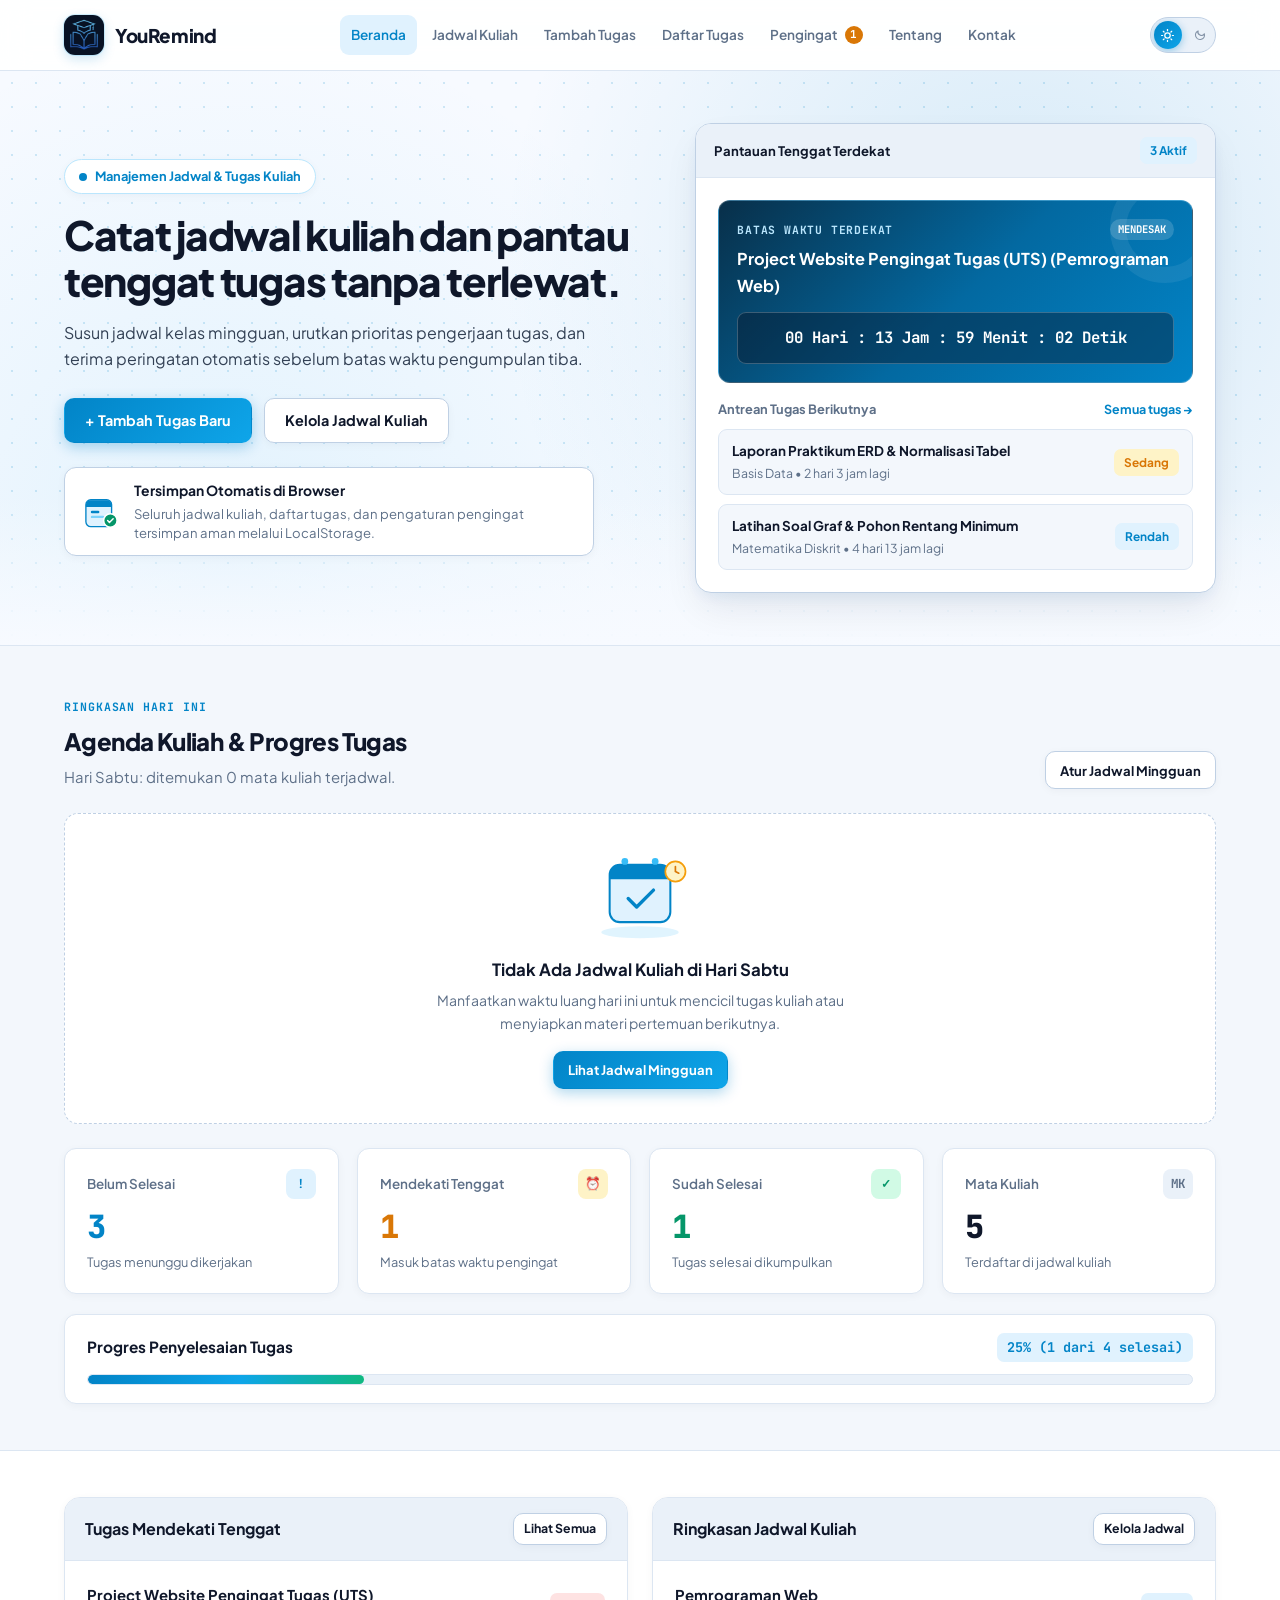
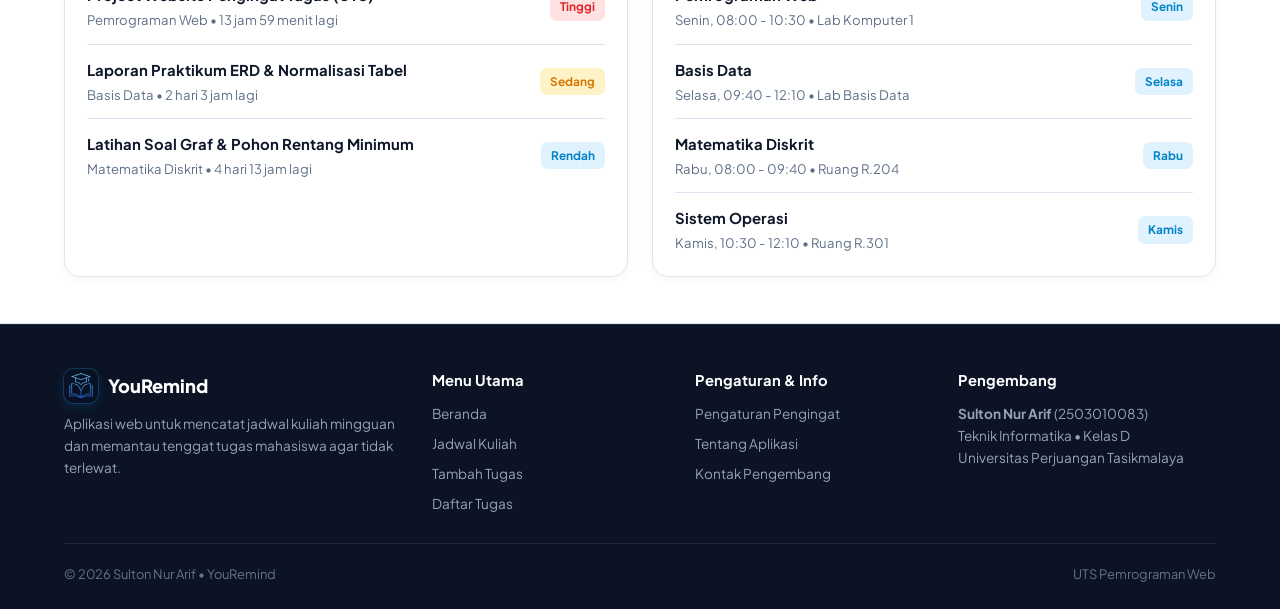
<file: index.html>
<!DOCTYPE html>
<html lang="id" data-theme="light">
<head>
  <meta charset="UTF-8">
  <meta name="viewport" content="width=device-width, initial-scale=1.0">
  <title>Beranda - YouRemind</title>
  <link rel="icon" type="image/png" href="img/logo_youremind.png">
  <link rel="preconnect" href="https://fonts.googleapis.com">
  <link rel="preconnect" href="https://fonts.gstatic.com" crossorigin>
  <link href="https://fonts.googleapis.com/css2?family=JetBrains+Mono:wght@500;600;700&family=Plus+Jakarta+Sans:wght@400;500;600;700;800&display=swap" rel="stylesheet">
  <link rel="stylesheet" href="css/sulton_style.css">
  <script>
    (function() {
      try {
        var savedTheme = localStorage.getItem('sulton_theme_v1');
        if (savedTheme === 'dark' || savedTheme === 'light') {
          document.documentElement.setAttribute('data-theme', savedTheme);
        }
      } catch (e) {}
    })();
  </script>
</head>
<body data-page="index.html">
  <!-- Tirai Animasi Slide Kanan-Kiri Saat Ubah Tema -->
  <div id="sulton_theme_curtain" aria-hidden="true"></div>

  <header id="sulton_header">
    <div class="sulton_container sulton_navbar">
      <a href="index.html" class="sulton_brand" aria-label="Beranda YouRemind">
        <span class="sulton_brand_badge">
          <img src="img/logo_youremind.png" alt="Logo YouRemind" class="sulton_brand_logo" onerror="if(!this.dataset.f){this.dataset.f='1';this.src='img/logo_youremind.webp';}else if(this.dataset.f==='1'){this.dataset.f='2';this.src='img/logo_youremind.jpg';}">
        </span>
        <span class="sulton_brand_wordmark">YouRemind</span>
      </a>

      <nav aria-label="Navigasi Utama">
        <ul class="sulton_menu">
          <li><a href="index.html" class="sulton_menu_link sulton_active">Beranda</a></li>
          <li><a href="jadwal.html" class="sulton_menu_link">Jadwal Kuliah</a></li>
          <li><a href="tambah-tugas.html" class="sulton_menu_link">Tambah Tugas</a></li>
          <li><a href="daftar-tugas.html" class="sulton_menu_link">Daftar Tugas</a></li>
          <li>
            <a href="pengingat.html" class="sulton_menu_link">
              <span>Pengingat</span>
              <span id="sulton_nav_badge" class="sulton_nav_badge" style="display:none;">0</span>
            </a>
          </li>
          <li><a href="tentang.html" class="sulton_menu_link">Tentang</a></li>
          <li><a href="kontak.html" class="sulton_menu_link">Kontak</a></li>
        </ul>
      </nav>

      <div class="sulton_nav_controls">
        <button type="button" id="sulton_theme_toggle" class="sulton_theme_switch" role="switch" aria-checked="false" aria-label="Ganti ke Mode Gelap" title="Ganti Tema Terang / Gelap">
          <span class="sulton_switch_icon sulton_switch_sun" aria-hidden="true">
            <svg width="13" height="13" viewBox="0 0 24 24" fill="none" stroke="currentColor" stroke-width="2.3" stroke-linecap="round" stroke-linejoin="round">
              <circle cx="12" cy="12" r="5"></circle>
              <line x1="12" y1="1" x2="12" y2="3"></line>
              <line x1="12" y1="21" x2="12" y2="23"></line>
              <line x1="4.22" y1="4.22" x2="5.64" y2="5.64"></line>
              <line x1="18.36" y1="18.36" x2="19.78" y2="19.78"></line>
              <line x1="1" y1="12" x2="3" y2="12"></line>
              <line x1="21" y1="12" x2="23" y2="12"></line>
              <line x1="4.22" y1="19.78" x2="5.64" y2="18.36"></line>
              <line x1="18.36" y1="5.64" x2="19.78" y2="4.22"></line>
            </svg>
          </span>
          <span class="sulton_switch_icon sulton_switch_moon" aria-hidden="true">
            <svg width="12" height="12" viewBox="0 0 24 24" fill="none" stroke="currentColor" stroke-width="2.3" stroke-linecap="round" stroke-linejoin="round">
              <path d="M21 12.79A9 9 0 1 1 11.21 3 7 7 0 0 0 21 12.79z"></path>
            </svg>
          </span>
          <span class="sulton_switch_thumb" aria-hidden="true"></span>
        </button>

        <button type="button" id="sulton_mobile_menu_btn" class="sulton_hamburger_btn" aria-expanded="false" aria-controls="sulton_mobile_drawer" aria-label="Buka Menu Tentang dan Kontak" title="Menu Tentang &amp; Kontak">
          <svg class="sulton_icon_hamburger" width="20" height="20" viewBox="0 0 24 24" fill="none" stroke="currentColor" stroke-width="2.3" stroke-linecap="round" stroke-linejoin="round" aria-hidden="true">
            <line x1="3" y1="6" x2="21" y2="6"></line>
            <line x1="3" y1="12" x2="21" y2="12"></line>
            <line x1="3" y1="18" x2="21" y2="18"></line>
          </svg>
          <svg class="sulton_icon_close" width="20" height="20" viewBox="0 0 24 24" fill="none" stroke="currentColor" stroke-width="2.3" stroke-linecap="round" stroke-linejoin="round" aria-hidden="true">
            <line x1="18" y1="6" x2="6" y2="18"></line>
            <line x1="6" y1="6" x2="18" y2="18"></line>
          </svg>
        </button>
      </div>
    </div>

    <div id="sulton_mobile_drawer" class="sulton_mobile_drawer" aria-label="Menu Tambahan Mobile">
      <div class="sulton_container sulton_mobile_drawer_inner">
        <a href="tentang.html" class="sulton_mobile_drawer_link">
          <span class="sulton_mobile_drawer_icon" aria-hidden="true">
            <svg width="18" height="18" viewBox="0 0 24 24" fill="none" stroke="currentColor" stroke-width="2" stroke-linecap="round" stroke-linejoin="round">
              <circle cx="12" cy="12" r="10"></circle>
              <line x1="12" y1="16" x2="12" y2="12"></line>
              <line x1="12" y1="8" x2="12.01" y2="8"></line>
            </svg>
          </span>
          <span>
            <strong>Tentang</strong>
            <small>Dokumentasi, fitur &amp; panduan aplikasi</small>
          </span>
        </a>
        <a href="kontak.html" class="sulton_mobile_drawer_link">
          <span class="sulton_mobile_drawer_icon" aria-hidden="true">
            <svg width="18" height="18" viewBox="0 0 24 24" fill="none" stroke="currentColor" stroke-width="2" stroke-linecap="round" stroke-linejoin="round">
              <path d="M20 21v-2a4 4 0 0 0-4-4H8a4 4 0 0 0-4 4v2"></path>
              <circle cx="12" cy="7" r="4"></circle>
            </svg>
          </span>
          <span>
            <strong>Kontak</strong>
            <small>Profil pengembang &amp; pertanyaan umum</small>
          </span>
        </a>
      </div>
    </div>
  </header>

  <main id="sulton_main">
    <!-- HERO SECTION -->
    <section id="sulton_hero">
      <div class="sulton_container sulton_hero_grid sulton_enter_anim">
        <div>
          <span class="sulton_hero_kicker">
            <span class="sulton_pulse_dot"></span>
            Manajemen Jadwal &amp; Tugas Kuliah
          </span>
          <h1 class="sulton_hero_title">Catat jadwal kuliah dan pantau tenggat tugas tanpa terlewat.</h1>
          <p class="sulton_hero_desc">
            Susun jadwal kelas mingguan, urutkan prioritas pengerjaan tugas, dan terima peringatan otomatis sebelum batas waktu pengumpulan tiba.
          </p>
          <div class="sulton_hero_actions">
            <a href="tambah-tugas.html" class="sulton_btn sulton_btn_primary">+ Tambah Tugas Baru</a>
            <a href="jadwal.html" class="sulton_btn sulton_btn_secondary">Kelola Jadwal Kuliah</a>
          </div>

          <div class="sulton_hero_visual_strip">
            <svg class="sulton_float_svg" width="56" height="56" viewBox="0 0 64 64" fill="none" xmlns="http://www.w3.org/2000/svg" aria-hidden="true">
              <rect x="8" y="12" width="42" height="44" rx="8" fill="#e0f2fe" stroke="#0284c7" stroke-width="2.2"/>
              <path d="M8 21C8 16.5817 11.5817 13 16 13H42C46.4183 13 50 16.5817 50 21V24H8V21Z" fill="#0284c7"/>
              <rect x="16" y="30" width="14" height="4" rx="2" fill="#0284c7"/>
              <rect x="16" y="38" width="22" height="4" rx="2" fill="#7dd3fc"/>
              <circle cx="48" cy="46" r="11" fill="#059669" stroke="#ffffff" stroke-width="2.5"/>
              <path d="M43.5 46L46.5 49L52.5 43" stroke="#ffffff" stroke-width="2.4" stroke-linecap="round" stroke-linejoin="round"/>
            </svg>
            <div class="sulton_hero_visual_caption">
              <strong>Tersimpan Otomatis di Browser</strong>
              Seluruh jadwal kuliah, daftar tugas, dan pengaturan pengingat tersimpan aman melalui LocalStorage.
            </div>
          </div>
        </div>

        <!-- PANEL PANTAUAN TENGGAT TERDEKAT -->
        <div class="sulton_app_frame">
          <div class="sulton_app_frame_bar">
            <span class="sulton_app_frame_label">Pantauan Tenggat Terdekat</span>
            <span id="sulton_hero_aktif_chip" class="sulton_badge sulton_badge_sky">0 Aktif</span>
          </div>
          <div class="sulton_app_frame_body">
            <div class="sulton_countdown_box">
              <div class="sulton_countdown_top">
                <span class="sulton_countdown_label">BATAS WAKTU TERDEKAT</span>
                <span id="sulton_cd_status" class="sulton_live_chip">AKTIF</span>
              </div>
              <div id="sulton_cd_task" class="sulton_countdown_task">Memuat tugas terdekat...</div>
              <div id="sulton_cd_time" class="sulton_countdown_time">00 Hari : 00 Jam : 00 Menit : 00 Detik</div>
            </div>

            <div class="sulton_frame_subhead">
              <span>Antrean Tugas Berikutnya</span>
              <a href="daftar-tugas.html" style="color: var(--sulton-sky); font-size: 0.78rem;">Semua tugas &rarr;</a>
            </div>
            <div id="sulton_hero_mini_list" class="sulton_frame_mini_list"></div>
          </div>
        </div>
      </div>
    </section>

    <!-- AGENDA HARI INI & STATISTIK -->
    <section id="sulton_agenda_hari_ini" class="sulton_section">
      <div class="sulton_container">
        <div class="sulton_section_head_split">
          <div>
            <span class="sulton_section_eyebrow">RINGKASAN HARI INI</span>
            <h2 class="sulton_section_title">Agenda Kuliah &amp; Progres Tugas</h2>
            <p id="sulton_today_label" class="sulton_section_sub">Memuat agenda kuliah hari ini...</p>
          </div>
          <a href="jadwal.html" class="sulton_btn sulton_btn_secondary sulton_btn_sm">Atur Jadwal Mingguan</a>
        </div>

        <div id="sulton_today_container"></div>

        <!-- 4 KARTU STATISTIK -->
        <div class="sulton_stats_grid">
          <div class="sulton_stat_card">
            <div class="sulton_stat_top">
              <span class="sulton_stat_title">Belum Selesai</span>
              <span class="sulton_stat_icon sulton_stat_icon_sky">!</span>
            </div>
            <div id="sulton_stat_aktif" class="sulton_stat_value sulton_stat_value_sky">0</div>
            <div class="sulton_stat_sub">Tugas menunggu dikerjakan</div>
          </div>

          <div class="sulton_stat_card">
            <div class="sulton_stat_top">
              <span class="sulton_stat_title">Mendekati Tenggat</span>
              <span class="sulton_stat_icon sulton_stat_icon_warn">&#9200;</span>
            </div>
            <div id="sulton_stat_mendesak" class="sulton_stat_value sulton_stat_value_warning">0</div>
            <div class="sulton_stat_sub">Masuk batas waktu pengingat</div>
          </div>

          <div class="sulton_stat_card">
            <div class="sulton_stat_top">
              <span class="sulton_stat_title">Sudah Selesai</span>
              <span class="sulton_stat_icon sulton_stat_icon_ok">&#10003;</span>
            </div>
            <div id="sulton_stat_selesai" class="sulton_stat_value sulton_stat_value_success">0</div>
            <div class="sulton_stat_sub">Tugas selesai dikumpulkan</div>
          </div>

          <div class="sulton_stat_card">
            <div class="sulton_stat_top">
              <span class="sulton_stat_title">Mata Kuliah</span>
              <span class="sulton_stat_icon">MK</span>
            </div>
            <div id="sulton_stat_matkul" class="sulton_stat_value">0</div>
            <div class="sulton_stat_sub">Terdaftar di jadwal kuliah</div>
          </div>
        </div>

        <!-- PROGRESS BAR PENYELESAIAN -->
        <div class="sulton_progress_card">
          <div class="sulton_progress_head">
            <span class="sulton_progress_title">Progres Penyelesaian Tugas</span>
            <span id="sulton_progress_pct" class="sulton_progress_pct">0% (0 dari 0 selesai)</span>
          </div>
          <div class="sulton_progress_track">
            <div id="sulton_progress_bar" class="sulton_progress_fill"></div>
          </div>
        </div>
      </div>
    </section>

    <!-- PRATINJAU TUGAS & JADWAL -->
    <section class="sulton_section sulton_section_alt">
      <div class="sulton_container">
        <div class="sulton_grid_2">
          <div class="sulton_card">
            <div class="sulton_card_header">
              <h2 class="sulton_card_title">Tugas Mendekati Tenggat</h2>
              <a href="daftar-tugas.html" class="sulton_btn sulton_btn_secondary sulton_btn_xs">Lihat Semua</a>
            </div>
            <div id="sulton_preview_tugas" class="sulton_card_body"></div>
          </div>

          <div class="sulton_card">
            <div class="sulton_card_header">
              <h2 class="sulton_card_title">Ringkasan Jadwal Kuliah</h2>
              <a href="jadwal.html" class="sulton_btn sulton_btn_secondary sulton_btn_xs">Kelola Jadwal</a>
            </div>
            <div id="sulton_preview_jadwal" class="sulton_card_body"></div>
          </div>
        </div>
      </div>
    </section>
  </main>

  <footer id="sulton_footer">
    <div class="sulton_container">
      <div class="sulton_footer_grid">
        <div>
          <a href="index.html" class="sulton_footer_brand">
            <span class="sulton_brand_badge sulton_brand_badge_sm">
              <img src="img/logo_youremind.png" alt="Logo YouRemind" class="sulton_brand_logo" onerror="if(!this.dataset.f){this.dataset.f='1';this.src='img/logo_youremind.webp';}else if(this.dataset.f==='1'){this.dataset.f='2';this.src='img/logo_youremind.jpg';}">
            </span>
            <span>YouRemind</span>
          </a>
          <p class="sulton_footer_text">
            Aplikasi web untuk mencatat jadwal kuliah mingguan dan memantau tenggat tugas mahasiswa agar tidak terlewat.
          </p>
        </div>

        <div>
          <h3 class="sulton_footer_title">Menu Utama</h3>
          <ul class="sulton_footer_links">
            <li><a href="index.html">Beranda</a></li>
            <li><a href="jadwal.html">Jadwal Kuliah</a></li>
            <li><a href="tambah-tugas.html">Tambah Tugas</a></li>
            <li><a href="daftar-tugas.html">Daftar Tugas</a></li>
          </ul>
        </div>

        <div>
          <h3 class="sulton_footer_title">Pengaturan &amp; Info</h3>
          <ul class="sulton_footer_links">
            <li><a href="pengingat.html">Pengaturan Pengingat</a></li>
            <li><a href="tentang.html">Tentang Aplikasi</a></li>
            <li><a href="kontak.html">Kontak Pengembang</a></li>
          </ul>
        </div>

        <div>
          <h3 class="sulton_footer_title">Pengembang</h3>
          <p class="sulton_footer_text">
            <strong>Sulton Nur Arif</strong> (2503010083)<br>
            Teknik Informatika &bull; Kelas D<br>
            Universitas Perjuangan Tasikmalaya
          </p>
        </div>
      </div>

      <div class="sulton_footer_bottom">
        <span>&copy; 2026 Sulton Nur Arif &bull; YouRemind</span>
        <span>UTS Pemrograman Web</span>
      </div>
    </div>
  </footer>

  <nav id="sulton_bottom_nav" aria-label="Navigasi Cepat Mobile">
    <a href="index.html" class="sulton_bnav_item sulton_active"><svg width="18" height="18" viewBox="0 0 24 24" fill="none" stroke="currentColor" stroke-width="2"><path d="M3 9l9-7 9 7v11a2 2 0 0 1-2 2H5a2 2 0 0 1-2-2z"/><polyline points="9 22 9 12 15 12 15 22"/></svg><span>Beranda</span></a>
    <a href="jadwal.html" class="sulton_bnav_item"><svg width="18" height="18" viewBox="0 0 24 24" fill="none" stroke="currentColor" stroke-width="2"><rect x="3" y="4" width="18" height="18" rx="2"/><line x1="16" y1="2" x2="16" y2="6"/><line x1="8" y1="2" x2="8" y2="6"/><line x1="3" y1="10" x2="21" y2="10"/></svg><span>Jadwal</span></a>
    <a href="tambah-tugas.html" class="sulton_bnav_item"><svg width="18" height="18" viewBox="0 0 24 24" fill="none" stroke="currentColor" stroke-width="2"><circle cx="12" cy="12" r="10"/><line x1="12" y1="8" x2="12" y2="16"/><line x1="8" y1="12" x2="16" y2="12"/></svg><span>Tambah</span></a>
    <a href="daftar-tugas.html" class="sulton_bnav_item"><svg width="18" height="18" viewBox="0 0 24 24" fill="none" stroke="currentColor" stroke-width="2"><polyline points="9 11 12 14 22 4"/><path d="M21 12v7a2 2 0 0 1-2 2H5a2 2 0 0 1-2-2V5a2 2 0 0 1 2-2h11"/></svg><span>Tugas</span></a>
    <a href="pengingat.html" class="sulton_bnav_item"><svg width="18" height="18" viewBox="0 0 24 24" fill="none" stroke="currentColor" stroke-width="2"><path d="M18 8A6 6 0 0 0 6 8c0 7-3 9-3 9h18s-3-2-3-9"/><path d="M13.73 21a2 2 0 0 1-3.46 0"/></svg><span>Pengingat</span></a>
  </nav>

  <div id="sulton_toast" role="status" aria-live="polite"></div>
  <script src="js/sulton_app.js"></script>
</body>
</html>
</file>
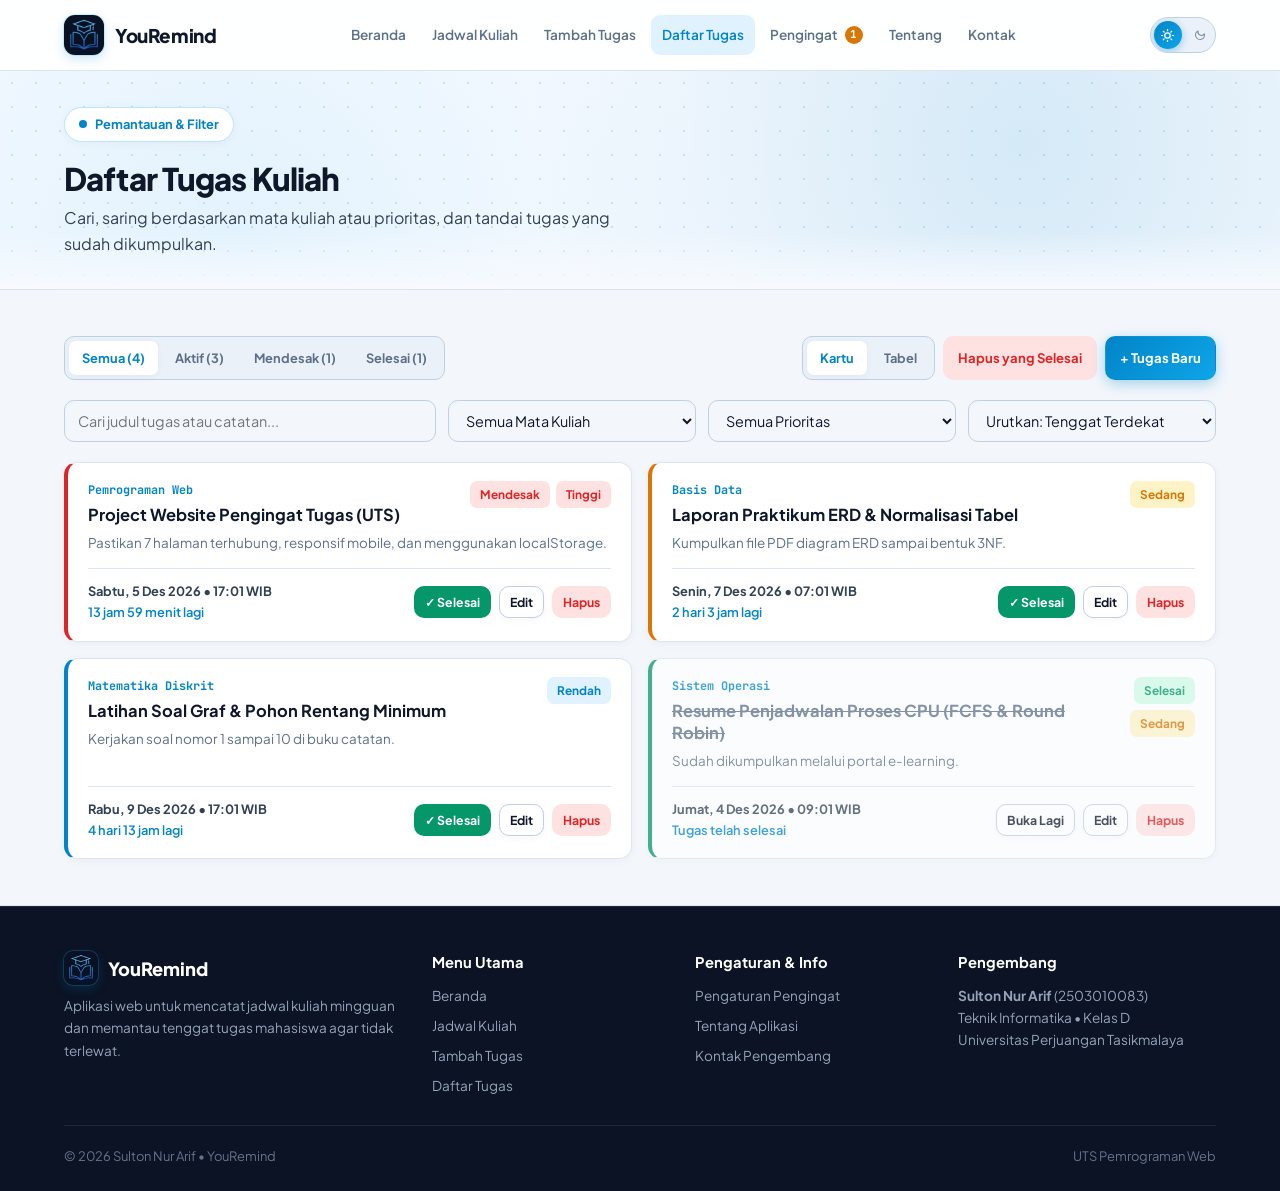
<file: daftar-tugas.html>
<!DOCTYPE html>
<html lang="id" data-theme="light">
<head>
  <meta charset="UTF-8">
  <meta name="viewport" content="width=device-width, initial-scale=1.0">
  <title>Daftar Tugas - YouRemind</title>
  <link rel="icon" type="image/png" href="img/logo_youremind.png">
  <link rel="preconnect" href="https://fonts.googleapis.com">
  <link rel="preconnect" href="https://fonts.gstatic.com" crossorigin>
  <link href="https://fonts.googleapis.com/css2?family=JetBrains+Mono:wght@500;600;700&family=Plus+Jakarta+Sans:wght@400;500;600;700;800&display=swap" rel="stylesheet">
  <link rel="stylesheet" href="css/sulton_style.css">
  <script>
    (function() {
      try {
        var savedTheme = localStorage.getItem('sulton_theme_v1');
        if (savedTheme === 'dark' || savedTheme === 'light') {
          document.documentElement.setAttribute('data-theme', savedTheme);
        }
      } catch (e) {}
    })();
  </script>
</head>
<body data-page="daftar-tugas.html">
  <!-- Tirai Animasi Slide Kanan-Kiri Saat Ubah Tema -->
  <div id="sulton_theme_curtain" aria-hidden="true"></div>

  <header id="sulton_header">
    <div class="sulton_container sulton_navbar">
      <a href="index.html" class="sulton_brand" aria-label="Beranda YouRemind">
        <span class="sulton_brand_badge">
          <img src="img/logo_youremind.png" alt="Logo YouRemind" class="sulton_brand_logo" onerror="if(!this.dataset.f){this.dataset.f='1';this.src='img/logo_youremind.webp';}else if(this.dataset.f==='1'){this.dataset.f='2';this.src='img/logo_youremind.jpg';}">
        </span>
        <span class="sulton_brand_wordmark">YouRemind</span>
      </a>

      <nav aria-label="Navigasi Utama">
        <ul class="sulton_menu">
          <li><a href="index.html" class="sulton_menu_link">Beranda</a></li>
          <li><a href="jadwal.html" class="sulton_menu_link">Jadwal Kuliah</a></li>
          <li><a href="tambah-tugas.html" class="sulton_menu_link">Tambah Tugas</a></li>
          <li><a href="daftar-tugas.html" class="sulton_menu_link sulton_active">Daftar Tugas</a></li>
          <li>
            <a href="pengingat.html" class="sulton_menu_link">
              <span>Pengingat</span>
              <span id="sulton_nav_badge" class="sulton_nav_badge" style="display:none;">0</span>
            </a>
          </li>
          <li><a href="tentang.html" class="sulton_menu_link">Tentang</a></li>
          <li><a href="kontak.html" class="sulton_menu_link">Kontak</a></li>
        </ul>
      </nav>

      <div class="sulton_nav_controls">
        <button type="button" id="sulton_theme_toggle" class="sulton_theme_switch" role="switch" aria-checked="false" aria-label="Ganti ke Mode Gelap" title="Ganti Tema Terang / Gelap">
          <span class="sulton_switch_icon sulton_switch_sun" aria-hidden="true">
            <svg width="13" height="13" viewBox="0 0 24 24" fill="none" stroke="currentColor" stroke-width="2.3" stroke-linecap="round" stroke-linejoin="round">
              <circle cx="12" cy="12" r="5"></circle>
              <line x1="12" y1="1" x2="12" y2="3"></line>
              <line x1="12" y1="21" x2="12" y2="23"></line>
              <line x1="4.22" y1="4.22" x2="5.64" y2="5.64"></line>
              <line x1="18.36" y1="18.36" x2="19.78" y2="19.78"></line>
              <line x1="1" y1="12" x2="3" y2="12"></line>
              <line x1="21" y1="12" x2="23" y2="12"></line>
              <line x1="4.22" y1="19.78" x2="5.64" y2="18.36"></line>
              <line x1="18.36" y1="5.64" x2="19.78" y2="4.22"></line>
            </svg>
          </span>
          <span class="sulton_switch_icon sulton_switch_moon" aria-hidden="true">
            <svg width="12" height="12" viewBox="0 0 24 24" fill="none" stroke="currentColor" stroke-width="2.3" stroke-linecap="round" stroke-linejoin="round">
              <path d="M21 12.79A9 9 0 1 1 11.21 3 7 7 0 0 0 21 12.79z"></path>
            </svg>
          </span>
          <span class="sulton_switch_thumb" aria-hidden="true"></span>
        </button>

        <button type="button" id="sulton_mobile_menu_btn" class="sulton_hamburger_btn" aria-expanded="false" aria-controls="sulton_mobile_drawer" aria-label="Buka Menu Tentang dan Kontak" title="Menu Tentang &amp; Kontak">
          <svg class="sulton_icon_hamburger" width="20" height="20" viewBox="0 0 24 24" fill="none" stroke="currentColor" stroke-width="2.3" stroke-linecap="round" stroke-linejoin="round" aria-hidden="true">
            <line x1="3" y1="6" x2="21" y2="6"></line>
            <line x1="3" y1="12" x2="21" y2="12"></line>
            <line x1="3" y1="18" x2="21" y2="18"></line>
          </svg>
          <svg class="sulton_icon_close" width="20" height="20" viewBox="0 0 24 24" fill="none" stroke="currentColor" stroke-width="2.3" stroke-linecap="round" stroke-linejoin="round" aria-hidden="true">
            <line x1="18" y1="6" x2="6" y2="18"></line>
            <line x1="6" y1="6" x2="18" y2="18"></line>
          </svg>
        </button>
      </div>
    </div>

    <div id="sulton_mobile_drawer" class="sulton_mobile_drawer" aria-label="Menu Tambahan Mobile">
      <div class="sulton_container sulton_mobile_drawer_inner">
        <a href="tentang.html" class="sulton_mobile_drawer_link">
          <span class="sulton_mobile_drawer_icon" aria-hidden="true">
            <svg width="18" height="18" viewBox="0 0 24 24" fill="none" stroke="currentColor" stroke-width="2" stroke-linecap="round" stroke-linejoin="round">
              <circle cx="12" cy="12" r="10"></circle>
              <line x1="12" y1="16" x2="12" y2="12"></line>
              <line x1="12" y1="8" x2="12.01" y2="8"></line>
            </svg>
          </span>
          <span>
            <strong>Tentang</strong>
            <small>Dokumentasi, fitur &amp; panduan aplikasi</small>
          </span>
        </a>
        <a href="kontak.html" class="sulton_mobile_drawer_link">
          <span class="sulton_mobile_drawer_icon" aria-hidden="true">
            <svg width="18" height="18" viewBox="0 0 24 24" fill="none" stroke="currentColor" stroke-width="2" stroke-linecap="round" stroke-linejoin="round">
              <path d="M20 21v-2a4 4 0 0 0-4-4H8a4 4 0 0 0-4 4v2"></path>
              <circle cx="12" cy="7" r="4"></circle>
            </svg>
          </span>
          <span>
            <strong>Kontak</strong>
            <small>Profil pengembang &amp; pertanyaan umum</small>
          </span>
        </a>
      </div>
    </div>
  </header>

  <main id="sulton_main">
    <section class="sulton_page_header">
      <div class="sulton_container">
        <span class="sulton_hero_kicker"><span class="sulton_pulse_dot"></span> Pemantauan &amp; Filter</span>
        <h1 class="sulton_page_title">Daftar Tugas Kuliah</h1>
        <p class="sulton_page_desc">Cari, saring berdasarkan mata kuliah atau prioritas, dan tandai tugas yang sudah dikumpulkan.</p>
      </div>
    </section>

    <section class="sulton_section">
      <div class="sulton_container">
        <!-- TAB STATUS + AKSI -->
        <div class="sulton_toolbar">
          <div id="sulton_status_tabs" class="sulton_segmented" role="tablist" aria-label="Status Tugas">
            <button type="button" class="sulton_seg_btn sulton_seg_active" data-status="Semua">Semua (<span id="sulton_tab_cnt_semua">0</span>)</button>
            <button type="button" class="sulton_seg_btn" data-status="Aktif">Aktif (<span id="sulton_tab_cnt_aktif">0</span>)</button>
            <button type="button" class="sulton_seg_btn" data-status="Mendesak">Mendesak (<span id="sulton_tab_cnt_mendesak">0</span>)</button>
            <button type="button" class="sulton_seg_btn" data-status="Selesai">Selesai (<span id="sulton_tab_cnt_selesai">0</span>)</button>
          </div>

          <div style="display: flex; gap: 8px; flex-wrap: wrap;">
            <div class="sulton_segmented" role="group" aria-label="Mode Tampilan Tugas">
              <button type="button" id="sulton_tview_card" class="sulton_seg_btn sulton_seg_active">Kartu</button>
              <button type="button" id="sulton_tview_table" class="sulton_seg_btn">Tabel</button>
            </div>
            <button type="button" id="sulton_btn_hapus_selesai" class="sulton_btn sulton_btn_danger sulton_btn_sm">Hapus yang Selesai</button>
            <a href="tambah-tugas.html" class="sulton_btn sulton_btn_primary sulton_btn_sm">+ Tugas Baru</a>
          </div>
        </div>

        <!-- BAR FILTER & PENCARIAN -->
        <div class="sulton_filter_bar">
          <input type="search" id="sulton_search_tugas" class="sulton_input" placeholder="Cari judul tugas atau catatan...">
          <select id="sulton_filter_matkul" class="sulton_select" aria-label="Filter Mata Kuliah">
            <option value="Semua">Semua Mata Kuliah</option>
          </select>
          <select id="sulton_filter_prioritas" class="sulton_select" aria-label="Filter Prioritas">
            <option value="Semua">Semua Prioritas</option>
            <option value="Tinggi">Prioritas Tinggi</option>
            <option value="Sedang">Prioritas Sedang</option>
            <option value="Rendah">Prioritas Rendah</option>
          </select>
          <select id="sulton_sort_tugas" class="sulton_select" aria-label="Urutkan Tugas">
            <option value="deadline">Urutkan: Tenggat Terdekat</option>
            <option value="prioritas">Urutkan: Prioritas Tertinggi</option>
            <option value="terbaru">Urutkan: Terbaru Ditambahkan</option>
          </select>
        </div>

        <!-- KONTAINER DAFTAR TUGAS -->
        <div id="sulton_tugas_container"></div>
      </div>
    </section>

    <!-- MODAL EDIT TUGAS -->
    <div id="sulton_modal_edit" class="sulton_modal_backdrop" role="dialog" aria-modal="true" aria-labelledby="sulton_modal_title">
      <div class="sulton_modal_box">
        <div class="sulton_card_header">
          <h2 id="sulton_modal_title" class="sulton_card_title">Edit Data Tugas</h2>
          <button type="button" id="sulton_btn_close_modal" class="sulton_btn sulton_btn_secondary sulton_btn_xs">Tutup</button>
        </div>
        <div class="sulton_card_body">
          <form id="sulton_form_edit_tugas">
            <input type="hidden" id="sulton_edit_id">
            <div class="sulton_form_group">
              <label class="sulton_label" for="sulton_edit_matkul">Mata Kuliah *</label>
              <select id="sulton_edit_matkul" class="sulton_select" required></select>
            </div>
            <div class="sulton_form_group">
              <label class="sulton_label" for="sulton_edit_judul">Judul Tugas *</label>
              <input type="text" id="sulton_edit_judul" class="sulton_input" required>
            </div>
            <div class="sulton_form_row_2 sulton_form_group">
              <div>
                <label class="sulton_label" for="sulton_edit_deadline">Deadline *</label>
                <input type="datetime-local" id="sulton_edit_deadline" class="sulton_input" required>
              </div>
              <div>
                <label class="sulton_label" for="sulton_edit_prioritas">Prioritas *</label>
                <select id="sulton_edit_prioritas" class="sulton_select" required>
                  <option value="Tinggi">Tinggi</option>
                  <option value="Sedang">Sedang</option>
                  <option value="Rendah">Rendah</option>
                </select>
              </div>
            </div>
            <div class="sulton_form_group">
              <label class="sulton_label" for="sulton_edit_catatan">Catatan</label>
              <textarea id="sulton_edit_catatan" class="sulton_textarea"></textarea>
            </div>
            <div style="display: flex; gap: 10px; justify-content: flex-end;">
              <button type="button" id="sulton_btn_batal_modal" class="sulton_btn sulton_btn_secondary">Batal</button>
              <button type="submit" class="sulton_btn sulton_btn_primary">Simpan Perubahan</button>
            </div>
          </form>
        </div>
      </div>
    </div>
  </main>

  <footer id="sulton_footer">
    <div class="sulton_container">
      <div class="sulton_footer_grid">
        <div>
          <a href="index.html" class="sulton_footer_brand">
            <span class="sulton_brand_badge sulton_brand_badge_sm">
              <img src="img/logo_youremind.png" alt="Logo YouRemind" class="sulton_brand_logo" onerror="if(!this.dataset.f){this.dataset.f='1';this.src='img/logo_youremind.webp';}else if(this.dataset.f==='1'){this.dataset.f='2';this.src='img/logo_youremind.jpg';}">
            </span>
            <span>YouRemind</span>
          </a>
          <p class="sulton_footer_text">
            Aplikasi web untuk mencatat jadwal kuliah mingguan dan memantau tenggat tugas mahasiswa agar tidak terlewat.
          </p>
        </div>

        <div>
          <h3 class="sulton_footer_title">Menu Utama</h3>
          <ul class="sulton_footer_links">
            <li><a href="index.html">Beranda</a></li>
            <li><a href="jadwal.html">Jadwal Kuliah</a></li>
            <li><a href="tambah-tugas.html">Tambah Tugas</a></li>
            <li><a href="daftar-tugas.html">Daftar Tugas</a></li>
          </ul>
        </div>

        <div>
          <h3 class="sulton_footer_title">Pengaturan &amp; Info</h3>
          <ul class="sulton_footer_links">
            <li><a href="pengingat.html">Pengaturan Pengingat</a></li>
            <li><a href="tentang.html">Tentang Aplikasi</a></li>
            <li><a href="kontak.html">Kontak Pengembang</a></li>
          </ul>
        </div>

        <div>
          <h3 class="sulton_footer_title">Pengembang</h3>
          <p class="sulton_footer_text">
            <strong>Sulton Nur Arif</strong> (2503010083)<br>
            Teknik Informatika &bull; Kelas D<br>
            Universitas Perjuangan Tasikmalaya
          </p>
        </div>
      </div>

      <div class="sulton_footer_bottom">
        <span>&copy; 2026 Sulton Nur Arif &bull; YouRemind</span>
        <span>UTS Pemrograman Web</span>
      </div>
    </div>
  </footer>

  <nav id="sulton_bottom_nav" aria-label="Navigasi Cepat Mobile">
    <a href="index.html" class="sulton_bnav_item"><svg width="18" height="18" viewBox="0 0 24 24" fill="none" stroke="currentColor" stroke-width="2"><path d="M3 9l9-7 9 7v11a2 2 0 0 1-2 2H5a2 2 0 0 1-2-2z"/><polyline points="9 22 9 12 15 12 15 22"/></svg><span>Beranda</span></a>
    <a href="jadwal.html" class="sulton_bnav_item"><svg width="18" height="18" viewBox="0 0 24 24" fill="none" stroke="currentColor" stroke-width="2"><rect x="3" y="4" width="18" height="18" rx="2"/><line x1="16" y1="2" x2="16" y2="6"/><line x1="8" y1="2" x2="8" y2="6"/><line x1="3" y1="10" x2="21" y2="10"/></svg><span>Jadwal</span></a>
    <a href="tambah-tugas.html" class="sulton_bnav_item"><svg width="18" height="18" viewBox="0 0 24 24" fill="none" stroke="currentColor" stroke-width="2"><circle cx="12" cy="12" r="10"/><line x1="12" y1="8" x2="12" y2="16"/><line x1="8" y1="12" x2="16" y2="12"/></svg><span>Tambah</span></a>
    <a href="daftar-tugas.html" class="sulton_bnav_item sulton_active"><svg width="18" height="18" viewBox="0 0 24 24" fill="none" stroke="currentColor" stroke-width="2"><polyline points="9 11 12 14 22 4"/><path d="M21 12v7a2 2 0 0 1-2 2H5a2 2 0 0 1-2-2V5a2 2 0 0 1 2-2h11"/></svg><span>Tugas</span></a>
    <a href="pengingat.html" class="sulton_bnav_item"><svg width="18" height="18" viewBox="0 0 24 24" fill="none" stroke="currentColor" stroke-width="2"><path d="M18 8A6 6 0 0 0 6 8c0 7-3 9-3 9h18s-3-2-3-9"/><path d="M13.73 21a2 2 0 0 1-3.46 0"/></svg><span>Pengingat</span></a>
  </nav>

  <div id="sulton_toast" role="status" aria-live="polite"></div>
  <script src="js/sulton_app.js"></script>
</body>
</html>
</file>
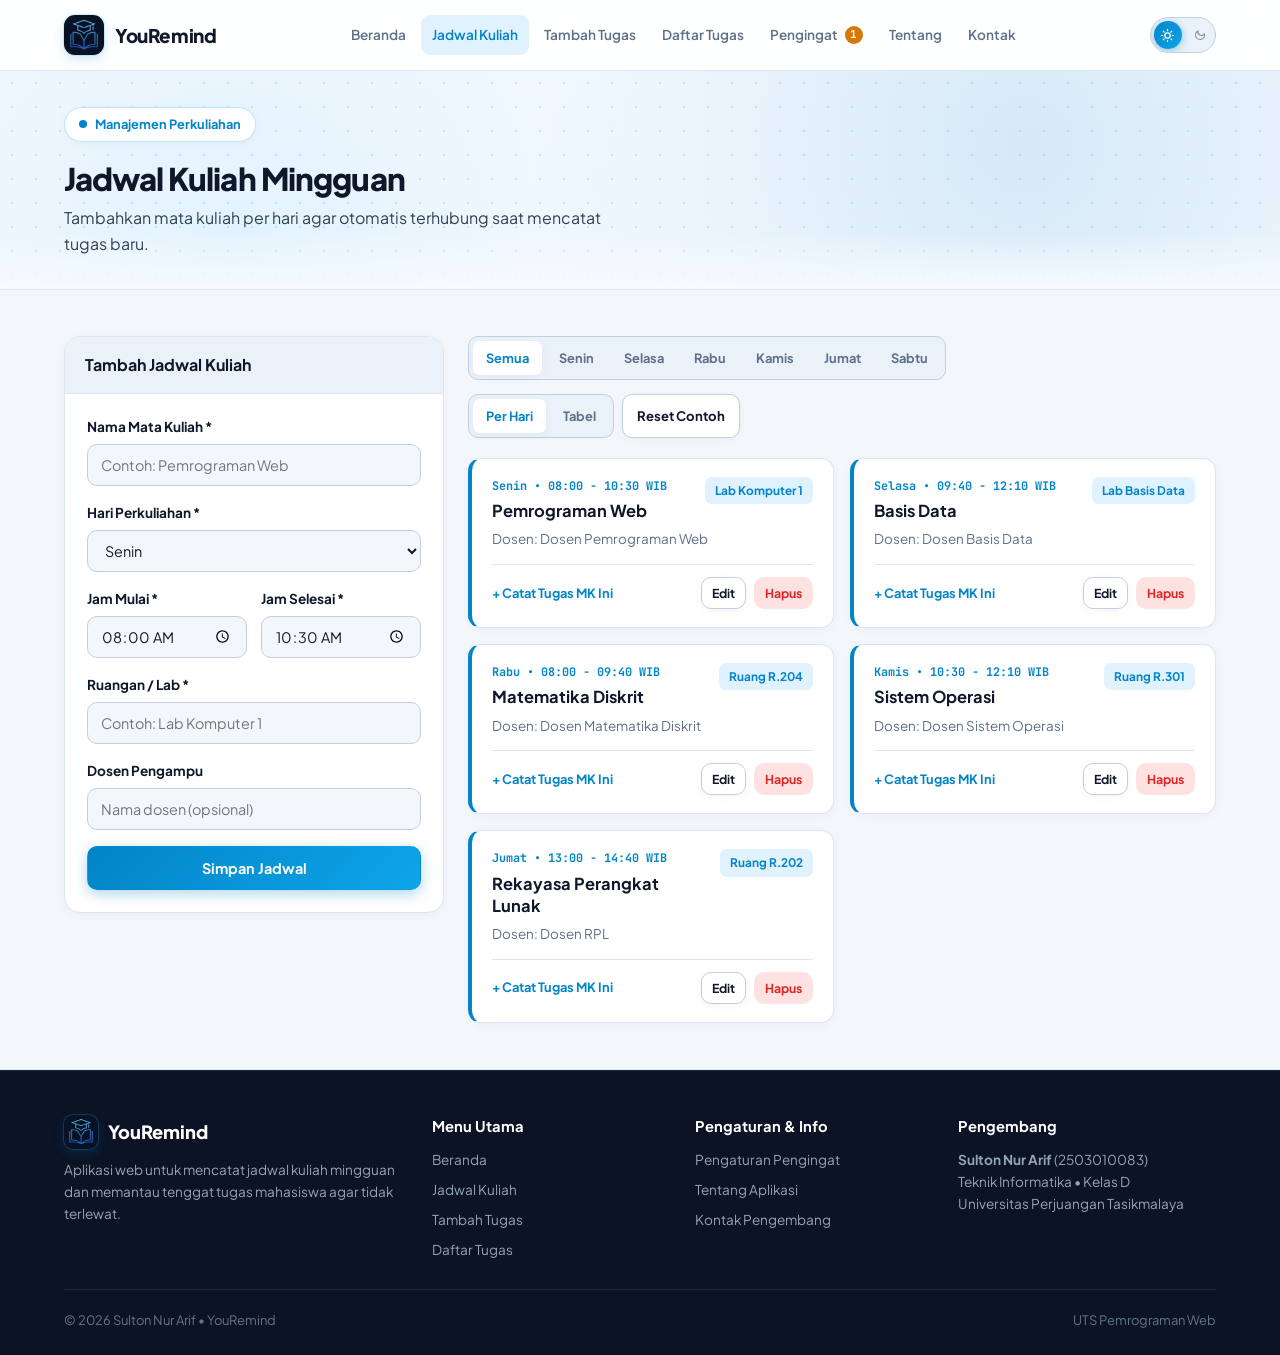
<file: jadwal.html>
<!DOCTYPE html>
<html lang="id" data-theme="light">
<head>
  <meta charset="UTF-8">
  <meta name="viewport" content="width=device-width, initial-scale=1.0">
  <title>Jadwal Kuliah - YouRemind</title>
  <link rel="icon" type="image/png" href="img/logo_youremind.png">
  <link rel="preconnect" href="https://fonts.googleapis.com">
  <link rel="preconnect" href="https://fonts.gstatic.com" crossorigin>
  <link href="https://fonts.googleapis.com/css2?family=JetBrains+Mono:wght@500;600;700&family=Plus+Jakarta+Sans:wght@400;500;600;700;800&display=swap" rel="stylesheet">
  <link rel="stylesheet" href="css/sulton_style.css">
  <script>
    (function() {
      try {
        var savedTheme = localStorage.getItem('sulton_theme_v1');
        if (savedTheme === 'dark' || savedTheme === 'light') {
          document.documentElement.setAttribute('data-theme', savedTheme);
        }
      } catch (e) {}
    })();
  </script>
</head>
<body data-page="jadwal.html">
  <!-- Tirai Animasi Slide Kanan-Kiri Saat Ubah Tema -->
  <div id="sulton_theme_curtain" aria-hidden="true"></div>

  <header id="sulton_header">
    <div class="sulton_container sulton_navbar">
      <a href="index.html" class="sulton_brand" aria-label="Beranda YouRemind">
        <span class="sulton_brand_badge">
          <img src="img/logo_youremind.png" alt="Logo YouRemind" class="sulton_brand_logo" onerror="if(!this.dataset.f){this.dataset.f='1';this.src='img/logo_youremind.webp';}else if(this.dataset.f==='1'){this.dataset.f='2';this.src='img/logo_youremind.jpg';}">
        </span>
        <span class="sulton_brand_wordmark">YouRemind</span>
      </a>

      <nav aria-label="Navigasi Utama">
        <ul class="sulton_menu">
          <li><a href="index.html" class="sulton_menu_link">Beranda</a></li>
          <li><a href="jadwal.html" class="sulton_menu_link sulton_active">Jadwal Kuliah</a></li>
          <li><a href="tambah-tugas.html" class="sulton_menu_link">Tambah Tugas</a></li>
          <li><a href="daftar-tugas.html" class="sulton_menu_link">Daftar Tugas</a></li>
          <li>
            <a href="pengingat.html" class="sulton_menu_link">
              <span>Pengingat</span>
              <span id="sulton_nav_badge" class="sulton_nav_badge" style="display:none;">0</span>
            </a>
          </li>
          <li><a href="tentang.html" class="sulton_menu_link">Tentang</a></li>
          <li><a href="kontak.html" class="sulton_menu_link">Kontak</a></li>
        </ul>
      </nav>

      <div class="sulton_nav_controls">
        <button type="button" id="sulton_theme_toggle" class="sulton_theme_switch" role="switch" aria-checked="false" aria-label="Ganti ke Mode Gelap" title="Ganti Tema Terang / Gelap">
          <span class="sulton_switch_icon sulton_switch_sun" aria-hidden="true">
            <svg width="13" height="13" viewBox="0 0 24 24" fill="none" stroke="currentColor" stroke-width="2.3" stroke-linecap="round" stroke-linejoin="round">
              <circle cx="12" cy="12" r="5"></circle>
              <line x1="12" y1="1" x2="12" y2="3"></line>
              <line x1="12" y1="21" x2="12" y2="23"></line>
              <line x1="4.22" y1="4.22" x2="5.64" y2="5.64"></line>
              <line x1="18.36" y1="18.36" x2="19.78" y2="19.78"></line>
              <line x1="1" y1="12" x2="3" y2="12"></line>
              <line x1="21" y1="12" x2="23" y2="12"></line>
              <line x1="4.22" y1="19.78" x2="5.64" y2="18.36"></line>
              <line x1="18.36" y1="5.64" x2="19.78" y2="4.22"></line>
            </svg>
          </span>
          <span class="sulton_switch_icon sulton_switch_moon" aria-hidden="true">
            <svg width="12" height="12" viewBox="0 0 24 24" fill="none" stroke="currentColor" stroke-width="2.3" stroke-linecap="round" stroke-linejoin="round">
              <path d="M21 12.79A9 9 0 1 1 11.21 3 7 7 0 0 0 21 12.79z"></path>
            </svg>
          </span>
          <span class="sulton_switch_thumb" aria-hidden="true"></span>
        </button>

        <button type="button" id="sulton_mobile_menu_btn" class="sulton_hamburger_btn" aria-expanded="false" aria-controls="sulton_mobile_drawer" aria-label="Buka Menu Tentang dan Kontak" title="Menu Tentang &amp; Kontak">
          <svg class="sulton_icon_hamburger" width="20" height="20" viewBox="0 0 24 24" fill="none" stroke="currentColor" stroke-width="2.3" stroke-linecap="round" stroke-linejoin="round" aria-hidden="true">
            <line x1="3" y1="6" x2="21" y2="6"></line>
            <line x1="3" y1="12" x2="21" y2="12"></line>
            <line x1="3" y1="18" x2="21" y2="18"></line>
          </svg>
          <svg class="sulton_icon_close" width="20" height="20" viewBox="0 0 24 24" fill="none" stroke="currentColor" stroke-width="2.3" stroke-linecap="round" stroke-linejoin="round" aria-hidden="true">
            <line x1="18" y1="6" x2="6" y2="18"></line>
            <line x1="6" y1="6" x2="18" y2="18"></line>
          </svg>
        </button>
      </div>
    </div>

    <div id="sulton_mobile_drawer" class="sulton_mobile_drawer" aria-label="Menu Tambahan Mobile">
      <div class="sulton_container sulton_mobile_drawer_inner">
        <a href="tentang.html" class="sulton_mobile_drawer_link">
          <span class="sulton_mobile_drawer_icon" aria-hidden="true">
            <svg width="18" height="18" viewBox="0 0 24 24" fill="none" stroke="currentColor" stroke-width="2" stroke-linecap="round" stroke-linejoin="round">
              <circle cx="12" cy="12" r="10"></circle>
              <line x1="12" y1="16" x2="12" y2="12"></line>
              <line x1="12" y1="8" x2="12.01" y2="8"></line>
            </svg>
          </span>
          <span>
            <strong>Tentang</strong>
            <small>Dokumentasi, fitur &amp; panduan aplikasi</small>
          </span>
        </a>
        <a href="kontak.html" class="sulton_mobile_drawer_link">
          <span class="sulton_mobile_drawer_icon" aria-hidden="true">
            <svg width="18" height="18" viewBox="0 0 24 24" fill="none" stroke="currentColor" stroke-width="2" stroke-linecap="round" stroke-linejoin="round">
              <path d="M20 21v-2a4 4 0 0 0-4-4H8a4 4 0 0 0-4 4v2"></path>
              <circle cx="12" cy="7" r="4"></circle>
            </svg>
          </span>
          <span>
            <strong>Kontak</strong>
            <small>Profil pengembang &amp; pertanyaan umum</small>
          </span>
        </a>
      </div>
    </div>
  </header>

  <main id="sulton_main">
    <section class="sulton_page_header">
      <div class="sulton_container">
        <span class="sulton_hero_kicker"><span class="sulton_pulse_dot"></span> Manajemen Perkuliahan</span>
        <h1 class="sulton_page_title">Jadwal Kuliah Mingguan</h1>
        <p class="sulton_page_desc">Tambahkan mata kuliah per hari agar otomatis terhubung saat mencatat tugas baru.</p>
      </div>
    </section>

    <section class="sulton_section">
      <div class="sulton_container sulton_grid_sidebar">
        <!-- FORM TAMBAH / EDIT JADWAL -->
        <div class="sulton_card">
          <div class="sulton_card_header">
            <h2 id="sulton_jadwal_form_title" class="sulton_card_title">Tambah Jadwal Kuliah</h2>
          </div>
          <div class="sulton_card_body">
            <form id="sulton_form_jadwal">
              <input type="hidden" id="sulton_jadwal_id" value="">

              <div class="sulton_form_group">
                <label class="sulton_label" for="sulton_j_matkul">Nama Mata Kuliah *</label>
                <input type="text" id="sulton_j_matkul" class="sulton_input" placeholder="Contoh: Pemrograman Web" required>
              </div>

              <div class="sulton_form_group">
                <label class="sulton_label" for="sulton_j_hari">Hari Perkuliahan *</label>
                <select id="sulton_j_hari" class="sulton_select" required>
                  <option value="Senin">Senin</option>
                  <option value="Selasa">Selasa</option>
                  <option value="Rabu">Rabu</option>
                  <option value="Kamis">Kamis</option>
                  <option value="Jumat">Jumat</option>
                  <option value="Sabtu">Sabtu</option>
                </select>
              </div>

              <div class="sulton_form_row_2 sulton_form_group">
                <div>
                  <label class="sulton_label" for="sulton_j_mulai">Jam Mulai *</label>
                  <input type="time" id="sulton_j_mulai" class="sulton_input" value="08:00" required>
                </div>
                <div>
                  <label class="sulton_label" for="sulton_j_selesai">Jam Selesai *</label>
                  <input type="time" id="sulton_j_selesai" class="sulton_input" value="10:30" required>
                </div>
              </div>

              <div class="sulton_form_group">
                <label class="sulton_label" for="sulton_j_ruang">Ruangan / Lab *</label>
                <input type="text" id="sulton_j_ruang" class="sulton_input" placeholder="Contoh: Lab Komputer 1" required>
              </div>

              <div class="sulton_form_group">
                <label class="sulton_label" for="sulton_j_dosen">Dosen Pengampu</label>
                <input type="text" id="sulton_j_dosen" class="sulton_input" placeholder="Nama dosen (opsional)">
              </div>

              <div style="display: flex; gap: 10px; flex-wrap: wrap;">
                <button type="submit" id="sulton_btn_simpan_jadwal" class="sulton_btn sulton_btn_primary" style="flex: 1;">Simpan Jadwal</button>
                <button type="button" id="sulton_btn_batal_jadwal" class="sulton_btn sulton_btn_secondary" style="display: none;">Batal Edit</button>
              </div>
            </form>
          </div>
        </div>

        <!-- DAFTAR JADWAL -->
        <div>
          <div class="sulton_toolbar">
            <div id="sulton_hari_strip" class="sulton_segmented" role="group" aria-label="Filter Hari Kuliah">
              <button type="button" class="sulton_seg_btn sulton_seg_active" data-hari="Semua">Semua</button>
              <button type="button" class="sulton_seg_btn" data-hari="Senin">Senin</button>
              <button type="button" class="sulton_seg_btn" data-hari="Selasa">Selasa</button>
              <button type="button" class="sulton_seg_btn" data-hari="Rabu">Rabu</button>
              <button type="button" class="sulton_seg_btn" data-hari="Kamis">Kamis</button>
              <button type="button" class="sulton_seg_btn" data-hari="Jumat">Jumat</button>
              <button type="button" class="sulton_seg_btn" data-hari="Sabtu">Sabtu</button>
            </div>

            <div style="display: flex; gap: 8px; flex-wrap: wrap;">
              <div class="sulton_segmented" role="group" aria-label="Mode Tampilan Jadwal">
                <button type="button" id="sulton_jview_card" class="sulton_seg_btn sulton_seg_active">Per Hari</button>
                <button type="button" id="sulton_jview_table" class="sulton_seg_btn">Tabel</button>
              </div>
              <button type="button" id="sulton_btn_reset_demo" class="sulton_btn sulton_btn_secondary sulton_btn_sm">Reset Contoh</button>
            </div>
          </div>

          <div id="sulton_jadwal_container"></div>
        </div>
      </div>
    </section>
  </main>

  <footer id="sulton_footer">
    <div class="sulton_container">
      <div class="sulton_footer_grid">
        <div>
          <a href="index.html" class="sulton_footer_brand">
            <span class="sulton_brand_badge sulton_brand_badge_sm">
              <img src="img/logo_youremind.png" alt="Logo YouRemind" class="sulton_brand_logo" onerror="if(!this.dataset.f){this.dataset.f='1';this.src='img/logo_youremind.webp';}else if(this.dataset.f==='1'){this.dataset.f='2';this.src='img/logo_youremind.jpg';}">
            </span>
            <span>YouRemind</span>
          </a>
          <p class="sulton_footer_text">
            Aplikasi web untuk mencatat jadwal kuliah mingguan dan memantau tenggat tugas mahasiswa agar tidak terlewat.
          </p>
        </div>

        <div>
          <h3 class="sulton_footer_title">Menu Utama</h3>
          <ul class="sulton_footer_links">
            <li><a href="index.html">Beranda</a></li>
            <li><a href="jadwal.html">Jadwal Kuliah</a></li>
            <li><a href="tambah-tugas.html">Tambah Tugas</a></li>
            <li><a href="daftar-tugas.html">Daftar Tugas</a></li>
          </ul>
        </div>

        <div>
          <h3 class="sulton_footer_title">Pengaturan &amp; Info</h3>
          <ul class="sulton_footer_links">
            <li><a href="pengingat.html">Pengaturan Pengingat</a></li>
            <li><a href="tentang.html">Tentang Aplikasi</a></li>
            <li><a href="kontak.html">Kontak Pengembang</a></li>
          </ul>
        </div>

        <div>
          <h3 class="sulton_footer_title">Pengembang</h3>
          <p class="sulton_footer_text">
            <strong>Sulton Nur Arif</strong> (2503010083)<br>
            Teknik Informatika &bull; Kelas D<br>
            Universitas Perjuangan Tasikmalaya
          </p>
        </div>
      </div>

      <div class="sulton_footer_bottom">
        <span>&copy; 2026 Sulton Nur Arif &bull; YouRemind</span>
        <span>UTS Pemrograman Web</span>
      </div>
    </div>
  </footer>

  <nav id="sulton_bottom_nav" aria-label="Navigasi Cepat Mobile">
    <a href="index.html" class="sulton_bnav_item"><svg width="18" height="18" viewBox="0 0 24 24" fill="none" stroke="currentColor" stroke-width="2"><path d="M3 9l9-7 9 7v11a2 2 0 0 1-2 2H5a2 2 0 0 1-2-2z"/><polyline points="9 22 9 12 15 12 15 22"/></svg><span>Beranda</span></a>
    <a href="jadwal.html" class="sulton_bnav_item sulton_active"><svg width="18" height="18" viewBox="0 0 24 24" fill="none" stroke="currentColor" stroke-width="2"><rect x="3" y="4" width="18" height="18" rx="2"/><line x1="16" y1="2" x2="16" y2="6"/><line x1="8" y1="2" x2="8" y2="6"/><line x1="3" y1="10" x2="21" y2="10"/></svg><span>Jadwal</span></a>
    <a href="tambah-tugas.html" class="sulton_bnav_item"><svg width="18" height="18" viewBox="0 0 24 24" fill="none" stroke="currentColor" stroke-width="2"><circle cx="12" cy="12" r="10"/><line x1="12" y1="8" x2="12" y2="16"/><line x1="8" y1="12" x2="16" y2="12"/></svg><span>Tambah</span></a>
    <a href="daftar-tugas.html" class="sulton_bnav_item"><svg width="18" height="18" viewBox="0 0 24 24" fill="none" stroke="currentColor" stroke-width="2"><polyline points="9 11 12 14 22 4"/><path d="M21 12v7a2 2 0 0 1-2 2H5a2 2 0 0 1-2-2V5a2 2 0 0 1 2-2h11"/></svg><span>Tugas</span></a>
    <a href="pengingat.html" class="sulton_bnav_item"><svg width="18" height="18" viewBox="0 0 24 24" fill="none" stroke="currentColor" stroke-width="2"><path d="M18 8A6 6 0 0 0 6 8c0 7-3 9-3 9h18s-3-2-3-9"/><path d="M13.73 21a2 2 0 0 1-3.46 0"/></svg><span>Pengingat</span></a>
  </nav>

  <div id="sulton_toast" role="status" aria-live="polite"></div>
  <script src="js/sulton_app.js"></script>
</body>
</html>
</file>
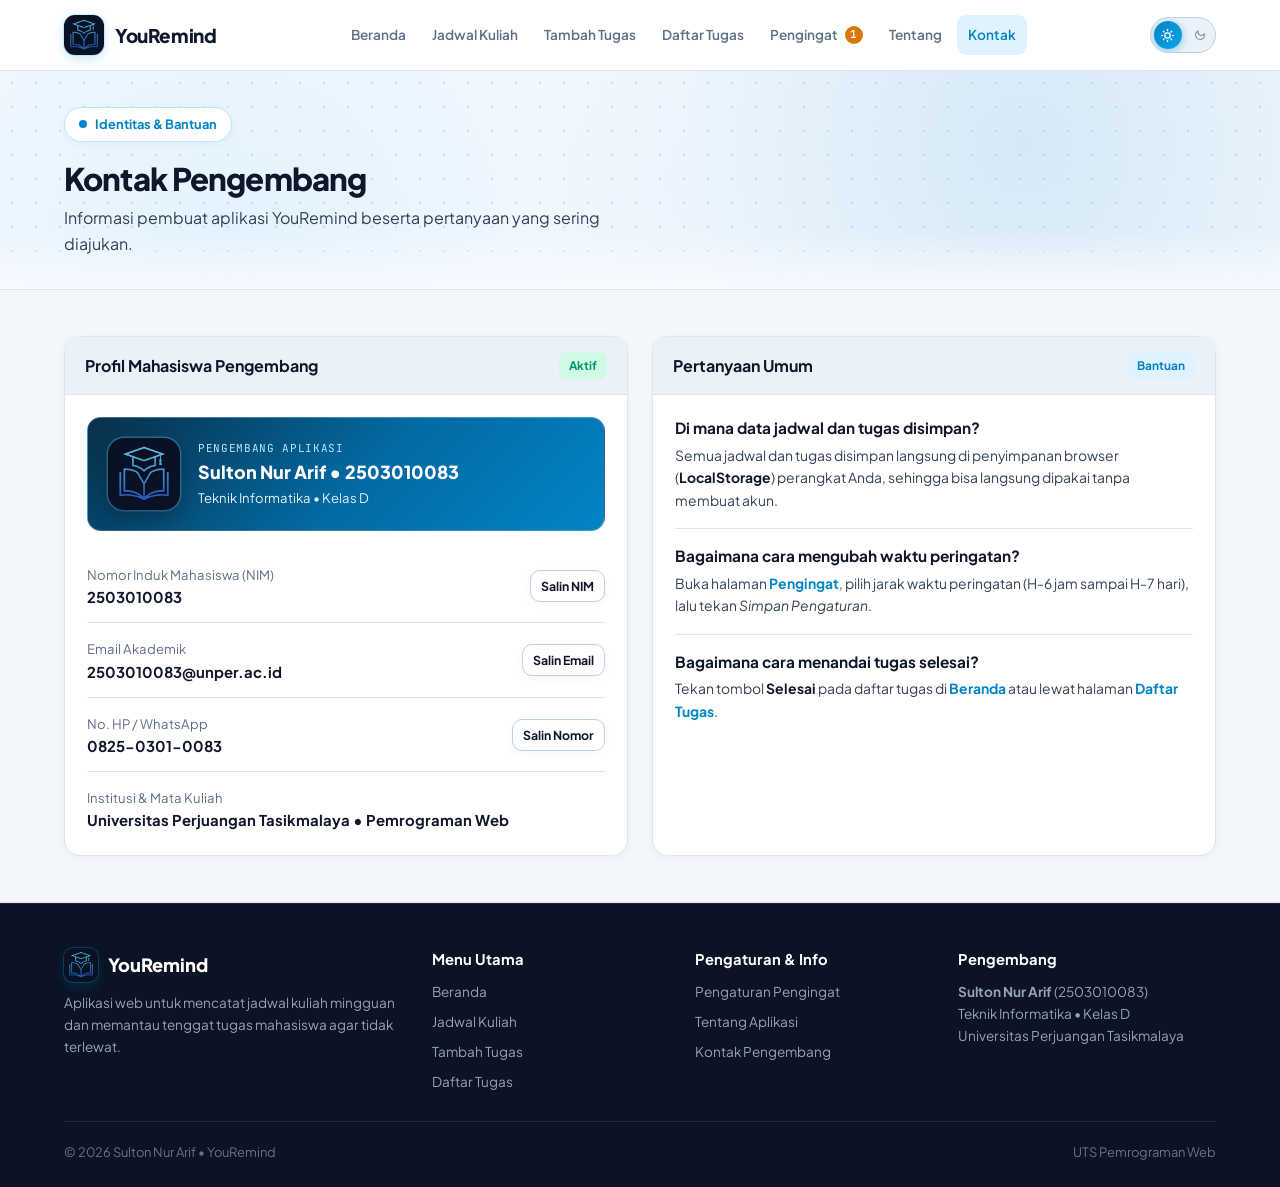
<file: kontak.html>
<!DOCTYPE html>
<html lang="id" data-theme="light">
<head>
  <meta charset="UTF-8">
  <meta name="viewport" content="width=device-width, initial-scale=1.0">
  <title>Kontak Pengembang - YouRemind</title>
  <link rel="icon" type="image/png" href="img/logo_youremind.png">
  <link rel="preconnect" href="https://fonts.googleapis.com">
  <link rel="preconnect" href="https://fonts.gstatic.com" crossorigin>
  <link href="https://fonts.googleapis.com/css2?family=JetBrains+Mono:wght@500;600;700&family=Plus+Jakarta+Sans:wght@400;500;600;700;800&display=swap" rel="stylesheet">
  <link rel="stylesheet" href="css/sulton_style.css">
  <script>
    (function() {
      try {
        var savedTheme = localStorage.getItem('sulton_theme_v1');
        if (savedTheme === 'dark' || savedTheme === 'light') {
          document.documentElement.setAttribute('data-theme', savedTheme);
        }
      } catch (e) {}
    })();
  </script>
</head>
<body data-page="kontak.html">
  <!-- Tirai Animasi Slide Kanan-Kiri Saat Ubah Tema -->
  <div id="sulton_theme_curtain" aria-hidden="true"></div>

  <header id="sulton_header">
    <div class="sulton_container sulton_navbar">
      <a href="index.html" class="sulton_brand" aria-label="Beranda YouRemind">
        <span class="sulton_brand_badge">
          <img src="img/logo_youremind.png" alt="Logo YouRemind" class="sulton_brand_logo" onerror="if(!this.dataset.f){this.dataset.f='1';this.src='img/logo_youremind.webp';}else if(this.dataset.f==='1'){this.dataset.f='2';this.src='img/logo_youremind.jpg';}">
        </span>
        <span class="sulton_brand_wordmark">YouRemind</span>
      </a>

      <nav aria-label="Navigasi Utama">
        <ul class="sulton_menu">
          <li><a href="index.html" class="sulton_menu_link">Beranda</a></li>
          <li><a href="jadwal.html" class="sulton_menu_link">Jadwal Kuliah</a></li>
          <li><a href="tambah-tugas.html" class="sulton_menu_link">Tambah Tugas</a></li>
          <li><a href="daftar-tugas.html" class="sulton_menu_link">Daftar Tugas</a></li>
          <li>
            <a href="pengingat.html" class="sulton_menu_link">
              <span>Pengingat</span>
              <span id="sulton_nav_badge" class="sulton_nav_badge" style="display:none;">0</span>
            </a>
          </li>
          <li><a href="tentang.html" class="sulton_menu_link">Tentang</a></li>
          <li><a href="kontak.html" class="sulton_menu_link sulton_active">Kontak</a></li>
        </ul>
      </nav>

      <div class="sulton_nav_controls">
        <button type="button" id="sulton_theme_toggle" class="sulton_theme_switch" role="switch" aria-checked="false" aria-label="Ganti ke Mode Gelap" title="Ganti Tema Terang / Gelap">
          <span class="sulton_switch_icon sulton_switch_sun" aria-hidden="true">
            <svg width="13" height="13" viewBox="0 0 24 24" fill="none" stroke="currentColor" stroke-width="2.3" stroke-linecap="round" stroke-linejoin="round">
              <circle cx="12" cy="12" r="5"></circle>
              <line x1="12" y1="1" x2="12" y2="3"></line>
              <line x1="12" y1="21" x2="12" y2="23"></line>
              <line x1="4.22" y1="4.22" x2="5.64" y2="5.64"></line>
              <line x1="18.36" y1="18.36" x2="19.78" y2="19.78"></line>
              <line x1="1" y1="12" x2="3" y2="12"></line>
              <line x1="21" y1="12" x2="23" y2="12"></line>
              <line x1="4.22" y1="19.78" x2="5.64" y2="18.36"></line>
              <line x1="18.36" y1="5.64" x2="19.78" y2="4.22"></line>
            </svg>
          </span>
          <span class="sulton_switch_icon sulton_switch_moon" aria-hidden="true">
            <svg width="12" height="12" viewBox="0 0 24 24" fill="none" stroke="currentColor" stroke-width="2.3" stroke-linecap="round" stroke-linejoin="round">
              <path d="M21 12.79A9 9 0 1 1 11.21 3 7 7 0 0 0 21 12.79z"></path>
            </svg>
          </span>
          <span class="sulton_switch_thumb" aria-hidden="true"></span>
        </button>

        <button type="button" id="sulton_mobile_menu_btn" class="sulton_hamburger_btn" aria-expanded="false" aria-controls="sulton_mobile_drawer" aria-label="Buka Menu Tentang dan Kontak" title="Menu Tentang &amp; Kontak">
          <svg class="sulton_icon_hamburger" width="20" height="20" viewBox="0 0 24 24" fill="none" stroke="currentColor" stroke-width="2.3" stroke-linecap="round" stroke-linejoin="round" aria-hidden="true">
            <line x1="3" y1="6" x2="21" y2="6"></line>
            <line x1="3" y1="12" x2="21" y2="12"></line>
            <line x1="3" y1="18" x2="21" y2="18"></line>
          </svg>
          <svg class="sulton_icon_close" width="20" height="20" viewBox="0 0 24 24" fill="none" stroke="currentColor" stroke-width="2.3" stroke-linecap="round" stroke-linejoin="round" aria-hidden="true">
            <line x1="18" y1="6" x2="6" y2="18"></line>
            <line x1="6" y1="6" x2="18" y2="18"></line>
          </svg>
        </button>
      </div>
    </div>

    <div id="sulton_mobile_drawer" class="sulton_mobile_drawer" aria-label="Menu Tambahan Mobile">
      <div class="sulton_container sulton_mobile_drawer_inner">
        <a href="tentang.html" class="sulton_mobile_drawer_link">
          <span class="sulton_mobile_drawer_icon" aria-hidden="true">
            <svg width="18" height="18" viewBox="0 0 24 24" fill="none" stroke="currentColor" stroke-width="2" stroke-linecap="round" stroke-linejoin="round">
              <circle cx="12" cy="12" r="10"></circle>
              <line x1="12" y1="16" x2="12" y2="12"></line>
              <line x1="12" y1="8" x2="12.01" y2="8"></line>
            </svg>
          </span>
          <span>
            <strong>Tentang</strong>
            <small>Dokumentasi, fitur &amp; panduan aplikasi</small>
          </span>
        </a>
        <a href="kontak.html" class="sulton_mobile_drawer_link sulton_active">
          <span class="sulton_mobile_drawer_icon" aria-hidden="true">
            <svg width="18" height="18" viewBox="0 0 24 24" fill="none" stroke="currentColor" stroke-width="2" stroke-linecap="round" stroke-linejoin="round">
              <path d="M20 21v-2a4 4 0 0 0-4-4H8a4 4 0 0 0-4 4v2"></path>
              <circle cx="12" cy="7" r="4"></circle>
            </svg>
          </span>
          <span>
            <strong>Kontak</strong>
            <small>Profil pengembang &amp; pertanyaan umum</small>
          </span>
        </a>
      </div>
    </div>
  </header>

  <main id="sulton_main">
    <section class="sulton_page_header">
      <div class="sulton_container">
        <span class="sulton_hero_kicker"><span class="sulton_pulse_dot"></span> Identitas &amp; Bantuan</span>
        <h1 class="sulton_page_title">Kontak Pengembang</h1>
        <p class="sulton_page_desc">Informasi pembuat aplikasi YouRemind beserta pertanyaan yang sering diajukan.</p>
      </div>
    </section>

    <section class="sulton_section">
      <div class="sulton_container sulton_grid_2">
        <!-- PROFIL PENGEMBANG -->
        <div class="sulton_card">
          <div class="sulton_card_header">
            <h2 class="sulton_card_title">Profil Mahasiswa Pengembang</h2>
            <span class="sulton_badge sulton_badge_success">Aktif</span>
          </div>
          <div class="sulton_card_body">
            <div class="sulton_profile_banner">
              <div class="sulton_avatar_frame" title="Sulton Nur Arif">
                <img src="img/logo_youremind.png" alt="Logo YouRemind" onerror="if(!this.dataset.f){this.dataset.f='1';this.src='img/logo_youremind.webp';}else if(this.dataset.f==='1'){this.dataset.f='2';this.src='img/logo_youremind.jpg';}">
              </div>
              <div>
                <div class="sulton_avatar_caption">PENGEMBANG APLIKASI</div>
                <div class="sulton_avatar_name">Sulton Nur Arif &bull; 2503010083</div>
                <div class="sulton_avatar_sub">Teknik Informatika &bull; Kelas D</div>
              </div>
            </div>

            <div class="sulton_list_item">
              <div>
                <div class="sulton_list_meta">Nomor Induk Mahasiswa (NIM)</div>
                <div class="sulton_list_title">2503010083</div>
              </div>
              <button type="button" class="sulton_btn sulton_btn_secondary sulton_btn_xs" onclick="sultonSalinTeks('2503010083', 'NIM 2503010083')">Salin NIM</button>
            </div>

            <div class="sulton_list_item">
              <div>
                <div class="sulton_list_meta">Email Akademik</div>
                <div class="sulton_list_title">2503010083@unper.ac.id</div>
              </div>
              <button type="button" class="sulton_btn sulton_btn_secondary sulton_btn_xs" onclick="sultonSalinTeks('2503010083@unper.ac.id', 'Email Akademik')">Salin Email</button>
            </div>

            <div class="sulton_list_item">
              <div>
                <div class="sulton_list_meta">No. HP / WhatsApp</div>
                <div class="sulton_list_title">0825-0301-0083</div>
              </div>
              <button type="button" class="sulton_btn sulton_btn_secondary sulton_btn_xs" onclick="sultonSalinTeks('082503010083', 'Nomor WhatsApp')">Salin Nomor</button>
            </div>

            <div class="sulton_list_item">
              <div>
                <div class="sulton_list_meta">Institusi &amp; Mata Kuliah</div>
                <div class="sulton_list_title">Universitas Perjuangan Tasikmalaya &bull; Pemrograman Web</div>
              </div>
            </div>
          </div>
        </div>

        <!-- PERTANYAAN UMUM -->
        <div class="sulton_card">
          <div class="sulton_card_header">
            <h2 class="sulton_card_title">Pertanyaan Umum</h2>
            <span class="sulton_badge sulton_badge_sky">Bantuan</span>
          </div>
          <div class="sulton_card_body">
            <div class="sulton_faq_card_item">
              <h3 class="sulton_faq_card_q">Di mana data jadwal dan tugas disimpan?</h3>
              <p class="sulton_faq_card_a">
                Semua jadwal dan tugas disimpan langsung di penyimpanan browser (<strong>LocalStorage</strong>) perangkat Anda, sehingga bisa langsung dipakai tanpa membuat akun.
              </p>
            </div>

            <div class="sulton_faq_card_item">
              <h3 class="sulton_faq_card_q">Bagaimana cara mengubah waktu peringatan?</h3>
              <p class="sulton_faq_card_a">
                Buka halaman <a href="pengingat.html" class="sulton_inline_link">Pengingat</a>, pilih jarak waktu peringatan (H-6 jam sampai H-7 hari), lalu tekan <em>Simpan Pengaturan</em>.
              </p>
            </div>

            <div class="sulton_faq_card_item">
              <h3 class="sulton_faq_card_q">Bagaimana cara menandai tugas selesai?</h3>
              <p class="sulton_faq_card_a">
                Tekan tombol <strong>Selesai</strong> pada daftar tugas di <a href="index.html" class="sulton_inline_link">Beranda</a> atau lewat halaman <a href="daftar-tugas.html" class="sulton_inline_link">Daftar Tugas</a>.
              </p>
            </div>
          </div>
        </div>
      </div>
    </section>
  </main>

  <footer id="sulton_footer">
    <div class="sulton_container">
      <div class="sulton_footer_grid">
        <div>
          <a href="index.html" class="sulton_footer_brand">
            <span class="sulton_brand_badge sulton_brand_badge_sm">
              <img src="img/logo_youremind.png" alt="Logo YouRemind" class="sulton_brand_logo" onerror="if(!this.dataset.f){this.dataset.f='1';this.src='img/logo_youremind.webp';}else if(this.dataset.f==='1'){this.dataset.f='2';this.src='img/logo_youremind.jpg';}">
            </span>
            <span>YouRemind</span>
          </a>
          <p class="sulton_footer_text">
            Aplikasi web untuk mencatat jadwal kuliah mingguan dan memantau tenggat tugas mahasiswa agar tidak terlewat.
          </p>
        </div>

        <div>
          <h3 class="sulton_footer_title">Menu Utama</h3>
          <ul class="sulton_footer_links">
            <li><a href="index.html">Beranda</a></li>
            <li><a href="jadwal.html">Jadwal Kuliah</a></li>
            <li><a href="tambah-tugas.html">Tambah Tugas</a></li>
            <li><a href="daftar-tugas.html">Daftar Tugas</a></li>
          </ul>
        </div>

        <div>
          <h3 class="sulton_footer_title">Pengaturan &amp; Info</h3>
          <ul class="sulton_footer_links">
            <li><a href="pengingat.html">Pengaturan Pengingat</a></li>
            <li><a href="tentang.html">Tentang Aplikasi</a></li>
            <li><a href="kontak.html">Kontak Pengembang</a></li>
          </ul>
        </div>

        <div>
          <h3 class="sulton_footer_title">Pengembang</h3>
          <p class="sulton_footer_text">
            <strong>Sulton Nur Arif</strong> (2503010083)<br>
            Teknik Informatika &bull; Kelas D<br>
            Universitas Perjuangan Tasikmalaya
          </p>
        </div>
      </div>

      <div class="sulton_footer_bottom">
        <span>&copy; 2026 Sulton Nur Arif &bull; YouRemind</span>
        <span>UTS Pemrograman Web</span>
      </div>
    </div>
  </footer>

  <nav id="sulton_bottom_nav" aria-label="Navigasi Cepat Mobile">
    <a href="index.html" class="sulton_bnav_item"><svg width="18" height="18" viewBox="0 0 24 24" fill="none" stroke="currentColor" stroke-width="2"><path d="M3 9l9-7 9 7v11a2 2 0 0 1-2 2H5a2 2 0 0 1-2-2z"/><polyline points="9 22 9 12 15 12 15 22"/></svg><span>Beranda</span></a>
    <a href="jadwal.html" class="sulton_bnav_item"><svg width="18" height="18" viewBox="0 0 24 24" fill="none" stroke="currentColor" stroke-width="2"><rect x="3" y="4" width="18" height="18" rx="2"/><line x1="16" y1="2" x2="16" y2="6"/><line x1="8" y1="2" x2="8" y2="6"/><line x1="3" y1="10" x2="21" y2="10"/></svg><span>Jadwal</span></a>
    <a href="tambah-tugas.html" class="sulton_bnav_item"><svg width="18" height="18" viewBox="0 0 24 24" fill="none" stroke="currentColor" stroke-width="2"><circle cx="12" cy="12" r="10"/><line x1="12" y1="8" x2="12" y2="16"/><line x1="8" y1="12" x2="16" y2="12"/></svg><span>Tambah</span></a>
    <a href="daftar-tugas.html" class="sulton_bnav_item"><svg width="18" height="18" viewBox="0 0 24 24" fill="none" stroke="currentColor" stroke-width="2"><polyline points="9 11 12 14 22 4"/><path d="M21 12v7a2 2 0 0 1-2 2H5a2 2 0 0 1-2-2V5a2 2 0 0 1 2-2h11"/></svg><span>Tugas</span></a>
    <a href="pengingat.html" class="sulton_bnav_item"><svg width="18" height="18" viewBox="0 0 24 24" fill="none" stroke="currentColor" stroke-width="2"><path d="M18 8A6 6 0 0 0 6 8c0 7-3 9-3 9h18s-3-2-3-9"/><path d="M13.73 21a2 2 0 0 1-3.46 0"/></svg><span>Pengingat</span></a>
  </nav>

  <div id="sulton_toast" role="status" aria-live="polite"></div>
  <script src="js/sulton_app.js"></script>
</body>
</html>
</file>
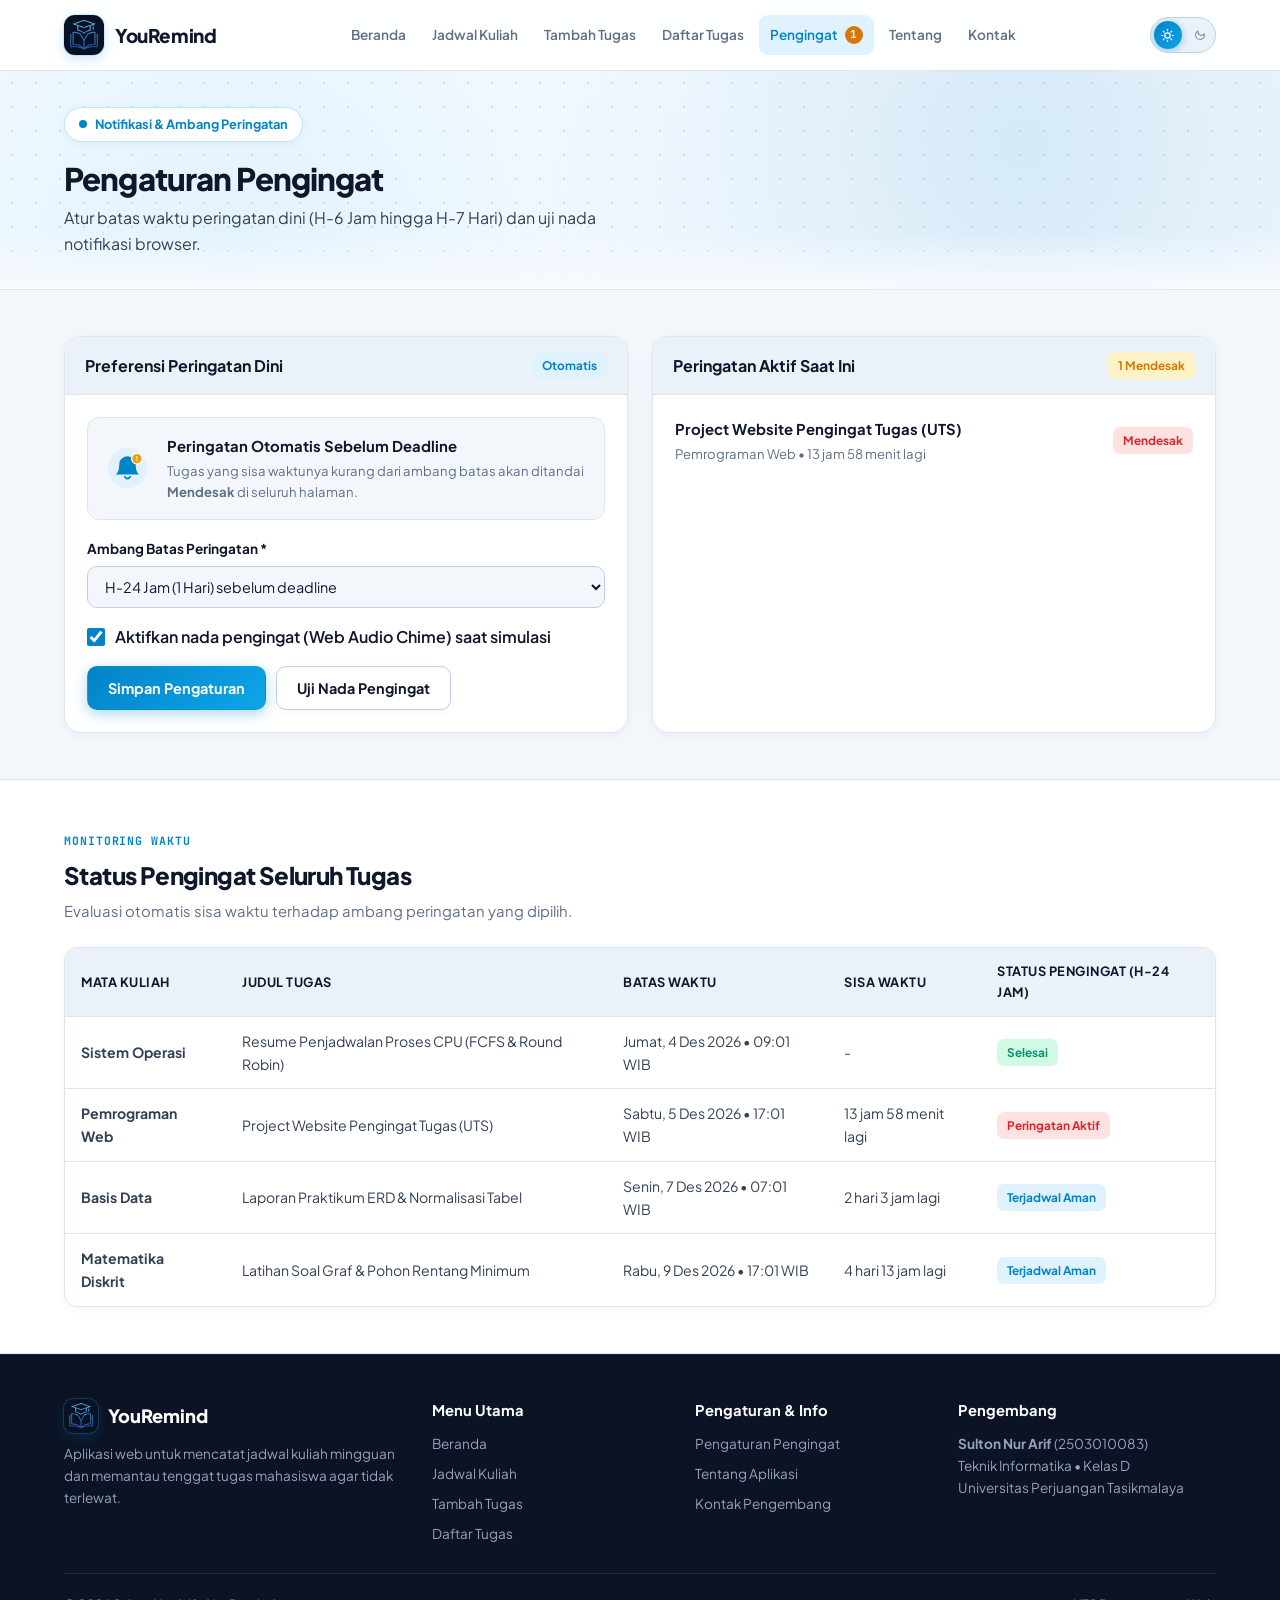
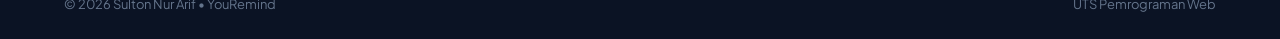
<file: pengingat.html>
<!DOCTYPE html>
<html lang="id" data-theme="light">
<head>
  <meta charset="UTF-8">
  <meta name="viewport" content="width=device-width, initial-scale=1.0">
  <title>Pengingat - YouRemind</title>
  <link rel="icon" type="image/png" href="img/logo_youremind.png">
  <link rel="preconnect" href="https://fonts.googleapis.com">
  <link rel="preconnect" href="https://fonts.gstatic.com" crossorigin>
  <link href="https://fonts.googleapis.com/css2?family=JetBrains+Mono:wght@500;600;700&family=Plus+Jakarta+Sans:wght@400;500;600;700;800&display=swap" rel="stylesheet">
  <link rel="stylesheet" href="css/sulton_style.css">
  <script>
    (function() {
      try {
        var savedTheme = localStorage.getItem('sulton_theme_v1');
        if (savedTheme === 'dark' || savedTheme === 'light') {
          document.documentElement.setAttribute('data-theme', savedTheme);
        }
      } catch (e) {}
    })();
  </script>
</head>
<body data-page="pengingat.html">
  <!-- Tirai Animasi Slide Kanan-Kiri Saat Ubah Tema -->
  <div id="sulton_theme_curtain" aria-hidden="true"></div>

  <header id="sulton_header">
    <div class="sulton_container sulton_navbar">
      <a href="index.html" class="sulton_brand" aria-label="Beranda YouRemind">
        <span class="sulton_brand_badge">
          <img src="img/logo_youremind.png" alt="Logo YouRemind" class="sulton_brand_logo" onerror="if(!this.dataset.f){this.dataset.f='1';this.src='img/logo_youremind.webp';}else if(this.dataset.f==='1'){this.dataset.f='2';this.src='img/logo_youremind.jpg';}">
        </span>
        <span class="sulton_brand_wordmark">YouRemind</span>
      </a>

      <nav aria-label="Navigasi Utama">
        <ul class="sulton_menu">
          <li><a href="index.html" class="sulton_menu_link">Beranda</a></li>
          <li><a href="jadwal.html" class="sulton_menu_link">Jadwal Kuliah</a></li>
          <li><a href="tambah-tugas.html" class="sulton_menu_link">Tambah Tugas</a></li>
          <li><a href="daftar-tugas.html" class="sulton_menu_link">Daftar Tugas</a></li>
          <li>
            <a href="pengingat.html" class="sulton_menu_link sulton_active">
              <span>Pengingat</span>
              <span id="sulton_nav_badge" class="sulton_nav_badge" style="display:none;">0</span>
            </a>
          </li>
          <li><a href="tentang.html" class="sulton_menu_link">Tentang</a></li>
          <li><a href="kontak.html" class="sulton_menu_link">Kontak</a></li>
        </ul>
      </nav>

      <div class="sulton_nav_controls">
        <button type="button" id="sulton_theme_toggle" class="sulton_theme_switch" role="switch" aria-checked="false" aria-label="Ganti ke Mode Gelap" title="Ganti Tema Terang / Gelap">
          <span class="sulton_switch_icon sulton_switch_sun" aria-hidden="true">
            <svg width="13" height="13" viewBox="0 0 24 24" fill="none" stroke="currentColor" stroke-width="2.3" stroke-linecap="round" stroke-linejoin="round">
              <circle cx="12" cy="12" r="5"></circle>
              <line x1="12" y1="1" x2="12" y2="3"></line>
              <line x1="12" y1="21" x2="12" y2="23"></line>
              <line x1="4.22" y1="4.22" x2="5.64" y2="5.64"></line>
              <line x1="18.36" y1="18.36" x2="19.78" y2="19.78"></line>
              <line x1="1" y1="12" x2="3" y2="12"></line>
              <line x1="21" y1="12" x2="23" y2="12"></line>
              <line x1="4.22" y1="19.78" x2="5.64" y2="18.36"></line>
              <line x1="18.36" y1="5.64" x2="19.78" y2="4.22"></line>
            </svg>
          </span>
          <span class="sulton_switch_icon sulton_switch_moon" aria-hidden="true">
            <svg width="12" height="12" viewBox="0 0 24 24" fill="none" stroke="currentColor" stroke-width="2.3" stroke-linecap="round" stroke-linejoin="round">
              <path d="M21 12.79A9 9 0 1 1 11.21 3 7 7 0 0 0 21 12.79z"></path>
            </svg>
          </span>
          <span class="sulton_switch_thumb" aria-hidden="true"></span>
        </button>

        <button type="button" id="sulton_mobile_menu_btn" class="sulton_hamburger_btn" aria-expanded="false" aria-controls="sulton_mobile_drawer" aria-label="Buka Menu Tentang dan Kontak" title="Menu Tentang &amp; Kontak">
          <svg class="sulton_icon_hamburger" width="20" height="20" viewBox="0 0 24 24" fill="none" stroke="currentColor" stroke-width="2.3" stroke-linecap="round" stroke-linejoin="round" aria-hidden="true">
            <line x1="3" y1="6" x2="21" y2="6"></line>
            <line x1="3" y1="12" x2="21" y2="12"></line>
            <line x1="3" y1="18" x2="21" y2="18"></line>
          </svg>
          <svg class="sulton_icon_close" width="20" height="20" viewBox="0 0 24 24" fill="none" stroke="currentColor" stroke-width="2.3" stroke-linecap="round" stroke-linejoin="round" aria-hidden="true">
            <line x1="18" y1="6" x2="6" y2="18"></line>
            <line x1="6" y1="6" x2="18" y2="18"></line>
          </svg>
        </button>
      </div>
    </div>

    <div id="sulton_mobile_drawer" class="sulton_mobile_drawer" aria-label="Menu Tambahan Mobile">
      <div class="sulton_container sulton_mobile_drawer_inner">
        <a href="tentang.html" class="sulton_mobile_drawer_link">
          <span class="sulton_mobile_drawer_icon" aria-hidden="true">
            <svg width="18" height="18" viewBox="0 0 24 24" fill="none" stroke="currentColor" stroke-width="2" stroke-linecap="round" stroke-linejoin="round">
              <circle cx="12" cy="12" r="10"></circle>
              <line x1="12" y1="16" x2="12" y2="12"></line>
              <line x1="12" y1="8" x2="12.01" y2="8"></line>
            </svg>
          </span>
          <span>
            <strong>Tentang</strong>
            <small>Dokumentasi, fitur &amp; panduan aplikasi</small>
          </span>
        </a>
        <a href="kontak.html" class="sulton_mobile_drawer_link">
          <span class="sulton_mobile_drawer_icon" aria-hidden="true">
            <svg width="18" height="18" viewBox="0 0 24 24" fill="none" stroke="currentColor" stroke-width="2" stroke-linecap="round" stroke-linejoin="round">
              <path d="M20 21v-2a4 4 0 0 0-4-4H8a4 4 0 0 0-4 4v2"></path>
              <circle cx="12" cy="7" r="4"></circle>
            </svg>
          </span>
          <span>
            <strong>Kontak</strong>
            <small>Profil pengembang &amp; pertanyaan umum</small>
          </span>
        </a>
      </div>
    </div>
  </header>

  <main id="sulton_main">
    <section class="sulton_page_header">
      <div class="sulton_container">
        <span class="sulton_hero_kicker"><span class="sulton_pulse_dot"></span> Notifikasi &amp; Ambang Peringatan</span>
        <h1 class="sulton_page_title">Pengaturan Pengingat</h1>
        <p class="sulton_page_desc">Atur batas waktu peringatan dini (H-6 Jam hingga H-7 Hari) dan uji nada notifikasi browser.</p>
      </div>
    </section>

    <section class="sulton_section">
      <div class="sulton_container sulton_grid_2">
        <!-- KONFIGURASI AMBANG BATAS -->
        <div class="sulton_card">
          <div class="sulton_card_header">
            <h2 class="sulton_card_title">Preferensi Peringatan Dini</h2>
            <span class="sulton_badge sulton_badge_sky">Otomatis</span>
          </div>
          <div class="sulton_card_body">
            <div class="sulton_illust_showcase_box">
              <svg width="68" height="68" viewBox="0 0 80 80" fill="none" xmlns="http://www.w3.org/2000/svg" aria-hidden="true">
                <circle cx="40" cy="40" r="34" fill="#e0f2fe"/>
                <path d="M54 34C54 26.268 47.732 20 40 20C32.268 20 26 26.268 26 34C26 48 20 51 20 51H60C60 51 54 48 54 34Z" fill="#0284c7"/>
                <path d="M35.5 55C36.6 56.8 38.2 58 40 58C41.8 58 43.4 56.8 44.5 55" stroke="#0284c7" stroke-width="3" stroke-linecap="round"/>
                <circle cx="56" cy="24" r="9" fill="#f59e0b" stroke="#ffffff" stroke-width="2.2"/>
                <text x="56" y="28" text-anchor="middle" fill="#ffffff" font-size="11" font-weight="bold" font-family="sans-serif">!</text>
              </svg>
              <div>
                <div class="sulton_list_title">Peringatan Otomatis Sebelum Deadline</div>
                <div class="sulton_list_meta">
                  Tugas yang sisa waktunya kurang dari ambang batas akan ditandai <strong>Mendesak</strong> di seluruh halaman.
                </div>
              </div>
            </div>

            <form id="sulton_form_pengingat">
              <div class="sulton_form_group">
                <label class="sulton_label" for="sulton_p_ambang">Ambang Batas Peringatan *</label>
                <select id="sulton_p_ambang" class="sulton_select">
                  <option value="6">H-6 Jam sebelum deadline</option>
                  <option value="12">H-12 Jam sebelum deadline</option>
                  <option value="24" selected>H-24 Jam (1 Hari) sebelum deadline</option>
                  <option value="48">H-48 Jam (2 Hari) sebelum deadline</option>
                  <option value="72">H-72 Jam (3 Hari) sebelum deadline</option>
                  <option value="168">H-7 Hari (1 Minggu) sebelum deadline</option>
                </select>
              </div>

              <div class="sulton_form_group">
                <label style="display: flex; align-items: center; gap: 10px; cursor: pointer; font-weight: 600; color: var(--sulton-ink);">
                  <input type="checkbox" id="sulton_p_suara" checked style="width: 18px; height: 18px; accent-color: var(--sulton-sky);">
                  <span>Aktifkan nada pengingat (Web Audio Chime) saat simulasi</span>
                </label>
              </div>

              <div style="display: flex; gap: 10px; flex-wrap: wrap;">
                <button type="submit" class="sulton_btn sulton_btn_primary">Simpan Pengaturan</button>
                <button type="button" id="sulton_btn_test_chime" class="sulton_btn sulton_btn_secondary">Uji Nada Pengingat</button>
              </div>
            </form>
          </div>
        </div>

        <!-- PANEL PERINGATAN AKTIF -->
        <div class="sulton_card">
          <div class="sulton_card_header">
            <h2 class="sulton_card_title">Peringatan Aktif Saat Ini</h2>
            <span id="sulton_urgent_count_badge" class="sulton_badge sulton_badge_warning">0 Mendesak</span>
          </div>
          <div id="sulton_urgent_container" class="sulton_card_body"></div>
        </div>
      </div>
    </section>

    <!-- LOG STATUS SEMUA TUGAS -->
    <section class="sulton_section sulton_section_alt">
      <div class="sulton_container">
        <div class="sulton_section_head_split">
          <div>
            <span class="sulton_section_eyebrow">MONITORING WAKTU</span>
            <h2 class="sulton_section_title">Status Pengingat Seluruh Tugas</h2>
            <p class="sulton_section_sub">Evaluasi otomatis sisa waktu terhadap ambang peringatan yang dipilih.</p>
          </div>
        </div>
        <div id="sulton_reminder_log_container"></div>
      </div>
    </section>
  </main>

  <footer id="sulton_footer">
    <div class="sulton_container">
      <div class="sulton_footer_grid">
        <div>
          <a href="index.html" class="sulton_footer_brand">
            <span class="sulton_brand_badge sulton_brand_badge_sm">
              <img src="img/logo_youremind.png" alt="Logo YouRemind" class="sulton_brand_logo" onerror="if(!this.dataset.f){this.dataset.f='1';this.src='img/logo_youremind.webp';}else if(this.dataset.f==='1'){this.dataset.f='2';this.src='img/logo_youremind.jpg';}">
            </span>
            <span>YouRemind</span>
          </a>
          <p class="sulton_footer_text">
            Aplikasi web untuk mencatat jadwal kuliah mingguan dan memantau tenggat tugas mahasiswa agar tidak terlewat.
          </p>
        </div>

        <div>
          <h3 class="sulton_footer_title">Menu Utama</h3>
          <ul class="sulton_footer_links">
            <li><a href="index.html">Beranda</a></li>
            <li><a href="jadwal.html">Jadwal Kuliah</a></li>
            <li><a href="tambah-tugas.html">Tambah Tugas</a></li>
            <li><a href="daftar-tugas.html">Daftar Tugas</a></li>
          </ul>
        </div>

        <div>
          <h3 class="sulton_footer_title">Pengaturan &amp; Info</h3>
          <ul class="sulton_footer_links">
            <li><a href="pengingat.html">Pengaturan Pengingat</a></li>
            <li><a href="tentang.html">Tentang Aplikasi</a></li>
            <li><a href="kontak.html">Kontak Pengembang</a></li>
          </ul>
        </div>

        <div>
          <h3 class="sulton_footer_title">Pengembang</h3>
          <p class="sulton_footer_text">
            <strong>Sulton Nur Arif</strong> (2503010083)<br>
            Teknik Informatika &bull; Kelas D<br>
            Universitas Perjuangan Tasikmalaya
          </p>
        </div>
      </div>

      <div class="sulton_footer_bottom">
        <span>&copy; 2026 Sulton Nur Arif &bull; YouRemind</span>
        <span>UTS Pemrograman Web</span>
      </div>
    </div>
  </footer>

  <nav id="sulton_bottom_nav" aria-label="Navigasi Cepat Mobile">
    <a href="index.html" class="sulton_bnav_item"><svg width="18" height="18" viewBox="0 0 24 24" fill="none" stroke="currentColor" stroke-width="2"><path d="M3 9l9-7 9 7v11a2 2 0 0 1-2 2H5a2 2 0 0 1-2-2z"/><polyline points="9 22 9 12 15 12 15 22"/></svg><span>Beranda</span></a>
    <a href="jadwal.html" class="sulton_bnav_item"><svg width="18" height="18" viewBox="0 0 24 24" fill="none" stroke="currentColor" stroke-width="2"><rect x="3" y="4" width="18" height="18" rx="2"/><line x1="16" y1="2" x2="16" y2="6"/><line x1="8" y1="2" x2="8" y2="6"/><line x1="3" y1="10" x2="21" y2="10"/></svg><span>Jadwal</span></a>
    <a href="tambah-tugas.html" class="sulton_bnav_item"><svg width="18" height="18" viewBox="0 0 24 24" fill="none" stroke="currentColor" stroke-width="2"><circle cx="12" cy="12" r="10"/><line x1="12" y1="8" x2="12" y2="16"/><line x1="8" y1="12" x2="16" y2="12"/></svg><span>Tambah</span></a>
    <a href="daftar-tugas.html" class="sulton_bnav_item"><svg width="18" height="18" viewBox="0 0 24 24" fill="none" stroke="currentColor" stroke-width="2"><polyline points="9 11 12 14 22 4"/><path d="M21 12v7a2 2 0 0 1-2 2H5a2 2 0 0 1-2-2V5a2 2 0 0 1 2-2h11"/></svg><span>Tugas</span></a>
    <a href="pengingat.html" class="sulton_bnav_item sulton_active"><svg width="18" height="18" viewBox="0 0 24 24" fill="none" stroke="currentColor" stroke-width="2"><path d="M18 8A6 6 0 0 0 6 8c0 7-3 9-3 9h18s-3-2-3-9"/><path d="M13.73 21a2 2 0 0 1-3.46 0"/></svg><span>Pengingat</span></a>
  </nav>

  <div id="sulton_toast" role="status" aria-live="polite"></div>
  <script src="js/sulton_app.js"></script>
</body>
</html>
</file>
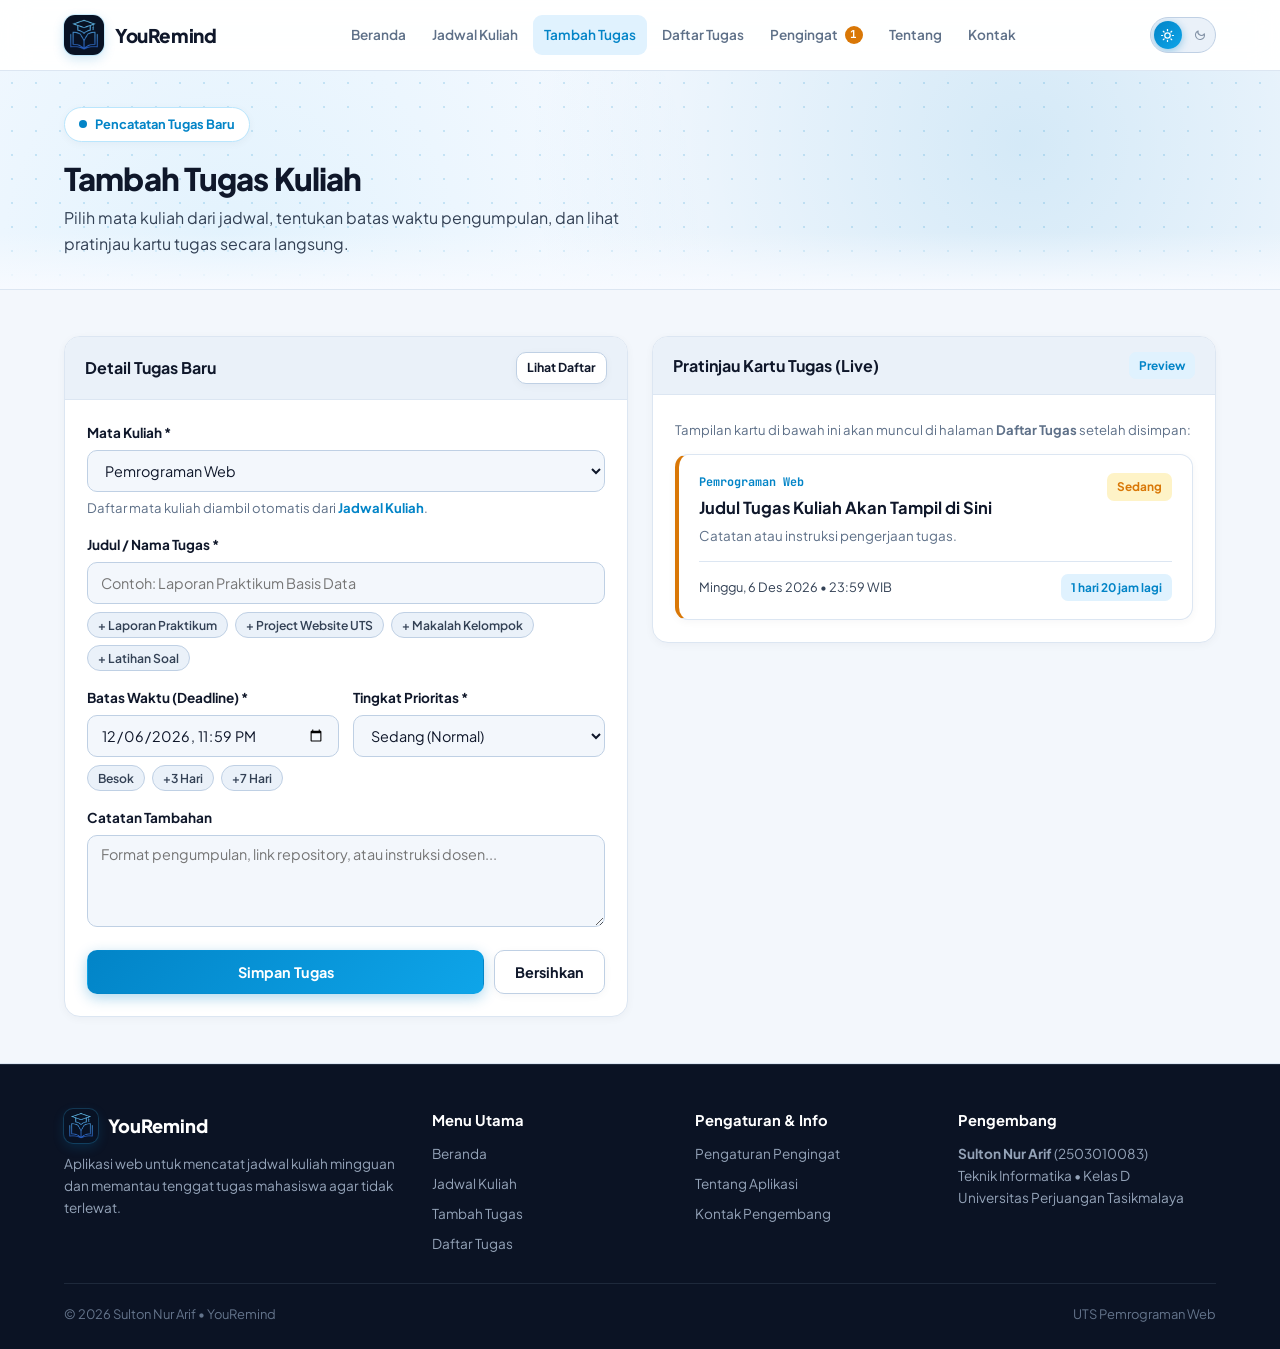
<file: tambah-tugas.html>
<!DOCTYPE html>
<html lang="id" data-theme="light">
<head>
  <meta charset="UTF-8">
  <meta name="viewport" content="width=device-width, initial-scale=1.0">
  <title>Tambah Tugas - YouRemind</title>
  <link rel="icon" type="image/png" href="img/logo_youremind.png">
  <link rel="preconnect" href="https://fonts.googleapis.com">
  <link rel="preconnect" href="https://fonts.gstatic.com" crossorigin>
  <link href="https://fonts.googleapis.com/css2?family=JetBrains+Mono:wght@500;600;700&family=Plus+Jakarta+Sans:wght@400;500;600;700;800&display=swap" rel="stylesheet">
  <link rel="stylesheet" href="css/sulton_style.css">
  <script>
    (function() {
      try {
        var savedTheme = localStorage.getItem('sulton_theme_v1');
        if (savedTheme === 'dark' || savedTheme === 'light') {
          document.documentElement.setAttribute('data-theme', savedTheme);
        }
      } catch (e) {}
    })();
  </script>
</head>
<body data-page="tambah-tugas.html">
  <!-- Tirai Animasi Slide Kanan-Kiri Saat Ubah Tema -->
  <div id="sulton_theme_curtain" aria-hidden="true"></div>

  <header id="sulton_header">
    <div class="sulton_container sulton_navbar">
      <a href="index.html" class="sulton_brand" aria-label="Beranda YouRemind">
        <span class="sulton_brand_badge">
          <img src="img/logo_youremind.png" alt="Logo YouRemind" class="sulton_brand_logo" onerror="if(!this.dataset.f){this.dataset.f='1';this.src='img/logo_youremind.webp';}else if(this.dataset.f==='1'){this.dataset.f='2';this.src='img/logo_youremind.jpg';}">
        </span>
        <span class="sulton_brand_wordmark">YouRemind</span>
      </a>

      <nav aria-label="Navigasi Utama">
        <ul class="sulton_menu">
          <li><a href="index.html" class="sulton_menu_link">Beranda</a></li>
          <li><a href="jadwal.html" class="sulton_menu_link">Jadwal Kuliah</a></li>
          <li><a href="tambah-tugas.html" class="sulton_menu_link sulton_active">Tambah Tugas</a></li>
          <li><a href="daftar-tugas.html" class="sulton_menu_link">Daftar Tugas</a></li>
          <li>
            <a href="pengingat.html" class="sulton_menu_link">
              <span>Pengingat</span>
              <span id="sulton_nav_badge" class="sulton_nav_badge" style="display:none;">0</span>
            </a>
          </li>
          <li><a href="tentang.html" class="sulton_menu_link">Tentang</a></li>
          <li><a href="kontak.html" class="sulton_menu_link">Kontak</a></li>
        </ul>
      </nav>

      <div class="sulton_nav_controls">
        <button type="button" id="sulton_theme_toggle" class="sulton_theme_switch" role="switch" aria-checked="false" aria-label="Ganti ke Mode Gelap" title="Ganti Tema Terang / Gelap">
          <span class="sulton_switch_icon sulton_switch_sun" aria-hidden="true">
            <svg width="13" height="13" viewBox="0 0 24 24" fill="none" stroke="currentColor" stroke-width="2.3" stroke-linecap="round" stroke-linejoin="round">
              <circle cx="12" cy="12" r="5"></circle>
              <line x1="12" y1="1" x2="12" y2="3"></line>
              <line x1="12" y1="21" x2="12" y2="23"></line>
              <line x1="4.22" y1="4.22" x2="5.64" y2="5.64"></line>
              <line x1="18.36" y1="18.36" x2="19.78" y2="19.78"></line>
              <line x1="1" y1="12" x2="3" y2="12"></line>
              <line x1="21" y1="12" x2="23" y2="12"></line>
              <line x1="4.22" y1="19.78" x2="5.64" y2="18.36"></line>
              <line x1="18.36" y1="5.64" x2="19.78" y2="4.22"></line>
            </svg>
          </span>
          <span class="sulton_switch_icon sulton_switch_moon" aria-hidden="true">
            <svg width="12" height="12" viewBox="0 0 24 24" fill="none" stroke="currentColor" stroke-width="2.3" stroke-linecap="round" stroke-linejoin="round">
              <path d="M21 12.79A9 9 0 1 1 11.21 3 7 7 0 0 0 21 12.79z"></path>
            </svg>
          </span>
          <span class="sulton_switch_thumb" aria-hidden="true"></span>
        </button>

        <button type="button" id="sulton_mobile_menu_btn" class="sulton_hamburger_btn" aria-expanded="false" aria-controls="sulton_mobile_drawer" aria-label="Buka Menu Tentang dan Kontak" title="Menu Tentang &amp; Kontak">
          <svg class="sulton_icon_hamburger" width="20" height="20" viewBox="0 0 24 24" fill="none" stroke="currentColor" stroke-width="2.3" stroke-linecap="round" stroke-linejoin="round" aria-hidden="true">
            <line x1="3" y1="6" x2="21" y2="6"></line>
            <line x1="3" y1="12" x2="21" y2="12"></line>
            <line x1="3" y1="18" x2="21" y2="18"></line>
          </svg>
          <svg class="sulton_icon_close" width="20" height="20" viewBox="0 0 24 24" fill="none" stroke="currentColor" stroke-width="2.3" stroke-linecap="round" stroke-linejoin="round" aria-hidden="true">
            <line x1="18" y1="6" x2="6" y2="18"></line>
            <line x1="6" y1="6" x2="18" y2="18"></line>
          </svg>
        </button>
      </div>
    </div>

    <div id="sulton_mobile_drawer" class="sulton_mobile_drawer" aria-label="Menu Tambahan Mobile">
      <div class="sulton_container sulton_mobile_drawer_inner">
        <a href="tentang.html" class="sulton_mobile_drawer_link">
          <span class="sulton_mobile_drawer_icon" aria-hidden="true">
            <svg width="18" height="18" viewBox="0 0 24 24" fill="none" stroke="currentColor" stroke-width="2" stroke-linecap="round" stroke-linejoin="round">
              <circle cx="12" cy="12" r="10"></circle>
              <line x1="12" y1="16" x2="12" y2="12"></line>
              <line x1="12" y1="8" x2="12.01" y2="8"></line>
            </svg>
          </span>
          <span>
            <strong>Tentang</strong>
            <small>Dokumentasi, fitur &amp; panduan aplikasi</small>
          </span>
        </a>
        <a href="kontak.html" class="sulton_mobile_drawer_link">
          <span class="sulton_mobile_drawer_icon" aria-hidden="true">
            <svg width="18" height="18" viewBox="0 0 24 24" fill="none" stroke="currentColor" stroke-width="2" stroke-linecap="round" stroke-linejoin="round">
              <path d="M20 21v-2a4 4 0 0 0-4-4H8a4 4 0 0 0-4 4v2"></path>
              <circle cx="12" cy="7" r="4"></circle>
            </svg>
          </span>
          <span>
            <strong>Kontak</strong>
            <small>Profil pengembang &amp; pertanyaan umum</small>
          </span>
        </a>
      </div>
    </div>
  </header>

  <main id="sulton_main">
    <section class="sulton_page_header">
      <div class="sulton_container">
        <span class="sulton_hero_kicker"><span class="sulton_pulse_dot"></span> Pencatatan Tugas Baru</span>
        <h1 class="sulton_page_title">Tambah Tugas Kuliah</h1>
        <p class="sulton_page_desc">Pilih mata kuliah dari jadwal, tentukan batas waktu pengumpulan, dan lihat pratinjau kartu tugas secara langsung.</p>
      </div>
    </section>

    <section class="sulton_section">
      <div class="sulton_container sulton_grid_2">
        <!-- FORM TAMBAH TUGAS -->
        <div class="sulton_card">
          <div class="sulton_card_header">
            <h2 class="sulton_card_title">Detail Tugas Baru</h2>
            <a href="daftar-tugas.html" class="sulton_btn sulton_btn_secondary sulton_btn_xs">Lihat Daftar</a>
          </div>
          <div class="sulton_card_body">
            <form id="sulton_form_tugas">
              <div class="sulton_form_group">
                <label class="sulton_label" for="sulton_t_matkul">Mata Kuliah *</label>
                <select id="sulton_t_matkul" class="sulton_select" required></select>
                <div class="sulton_list_meta" style="margin-top: 5px;">
                  Daftar mata kuliah diambil otomatis dari <a href="jadwal.html" style="color: var(--sulton-sky); font-weight: 700;">Jadwal Kuliah</a>.
                </div>
              </div>

              <div class="sulton_form_group">
                <label class="sulton_label" for="sulton_t_judul">Judul / Nama Tugas *</label>
                <input type="text" id="sulton_t_judul" class="sulton_input" placeholder="Contoh: Laporan Praktikum Basis Data" required>
                <div class="sulton_chip_row">
                  <button type="button" class="sulton_chip_btn" data-preset-judul="Laporan Praktikum">+ Laporan Praktikum</button>
                  <button type="button" class="sulton_chip_btn" data-preset-judul="Project Website UTS">+ Project Website UTS</button>
                  <button type="button" class="sulton_chip_btn" data-preset-judul="Tugas Makalah Kelompok">+ Makalah Kelompok</button>
                  <button type="button" class="sulton_chip_btn" data-preset-judul="Latihan Soal &amp; Resume">+ Latihan Soal</button>
                </div>
              </div>

              <div class="sulton_form_row_2 sulton_form_group">
                <div>
                  <label class="sulton_label" for="sulton_t_deadline">Batas Waktu (Deadline) *</label>
                  <input type="datetime-local" id="sulton_t_deadline" class="sulton_input" required>
                  <div class="sulton_chip_row">
                    <button type="button" class="sulton_chip_btn" data-preset-jam="24">Besok</button>
                    <button type="button" class="sulton_chip_btn" data-preset-jam="72">+3 Hari</button>
                    <button type="button" class="sulton_chip_btn" data-preset-jam="168">+7 Hari</button>
                  </div>
                </div>

                <div>
                  <label class="sulton_label" for="sulton_t_prioritas">Tingkat Prioritas *</label>
                  <select id="sulton_t_prioritas" class="sulton_select" required>
                    <option value="Tinggi">Tinggi (Mendesak)</option>
                    <option value="Sedang" selected>Sedang (Normal)</option>
                    <option value="Rendah">Rendah (Santai)</option>
                  </select>
                </div>
              </div>

              <div class="sulton_form_group">
                <label class="sulton_label" for="sulton_t_catatan">Catatan Tambahan</label>
                <textarea id="sulton_t_catatan" class="sulton_textarea" placeholder="Format pengumpulan, link repository, atau instruksi dosen..."></textarea>
              </div>

              <div style="display: flex; gap: 10px; flex-wrap: wrap;">
                <button type="submit" class="sulton_btn sulton_btn_primary" style="flex: 1;">Simpan Tugas</button>
                <button type="reset" id="sulton_btn_reset_tugas" class="sulton_btn sulton_btn_secondary">Bersihkan</button>
              </div>
            </form>
          </div>
        </div>

        <!-- LIVE PREVIEW KARTU TUGAS -->
        <div>
          <div class="sulton_card">
            <div class="sulton_card_header">
              <h2 class="sulton_card_title">Pratinjau Kartu Tugas (Live)</h2>
              <span class="sulton_badge sulton_badge_sky">Preview</span>
            </div>
            <div class="sulton_card_body">
              <p class="sulton_list_meta" style="margin-bottom: 14px;">
                Tampilan kartu di bawah ini akan muncul di halaman <strong>Daftar Tugas</strong> setelah disimpan:
              </p>
              <div id="sulton_live_preview_tugas"></div>
            </div>
          </div>
        </div>
      </div>
    </section>
  </main>

  <footer id="sulton_footer">
    <div class="sulton_container">
      <div class="sulton_footer_grid">
        <div>
          <a href="index.html" class="sulton_footer_brand">
            <span class="sulton_brand_badge sulton_brand_badge_sm">
              <img src="img/logo_youremind.png" alt="Logo YouRemind" class="sulton_brand_logo" onerror="if(!this.dataset.f){this.dataset.f='1';this.src='img/logo_youremind.webp';}else if(this.dataset.f==='1'){this.dataset.f='2';this.src='img/logo_youremind.jpg';}">
            </span>
            <span>YouRemind</span>
          </a>
          <p class="sulton_footer_text">
            Aplikasi web untuk mencatat jadwal kuliah mingguan dan memantau tenggat tugas mahasiswa agar tidak terlewat.
          </p>
        </div>

        <div>
          <h3 class="sulton_footer_title">Menu Utama</h3>
          <ul class="sulton_footer_links">
            <li><a href="index.html">Beranda</a></li>
            <li><a href="jadwal.html">Jadwal Kuliah</a></li>
            <li><a href="tambah-tugas.html">Tambah Tugas</a></li>
            <li><a href="daftar-tugas.html">Daftar Tugas</a></li>
          </ul>
        </div>

        <div>
          <h3 class="sulton_footer_title">Pengaturan &amp; Info</h3>
          <ul class="sulton_footer_links">
            <li><a href="pengingat.html">Pengaturan Pengingat</a></li>
            <li><a href="tentang.html">Tentang Aplikasi</a></li>
            <li><a href="kontak.html">Kontak Pengembang</a></li>
          </ul>
        </div>

        <div>
          <h3 class="sulton_footer_title">Pengembang</h3>
          <p class="sulton_footer_text">
            <strong>Sulton Nur Arif</strong> (2503010083)<br>
            Teknik Informatika &bull; Kelas D<br>
            Universitas Perjuangan Tasikmalaya
          </p>
        </div>
      </div>

      <div class="sulton_footer_bottom">
        <span>&copy; 2026 Sulton Nur Arif &bull; YouRemind</span>
        <span>UTS Pemrograman Web</span>
      </div>
    </div>
  </footer>

  <nav id="sulton_bottom_nav" aria-label="Navigasi Cepat Mobile">
    <a href="index.html" class="sulton_bnav_item"><svg width="18" height="18" viewBox="0 0 24 24" fill="none" stroke="currentColor" stroke-width="2"><path d="M3 9l9-7 9 7v11a2 2 0 0 1-2 2H5a2 2 0 0 1-2-2z"/><polyline points="9 22 9 12 15 12 15 22"/></svg><span>Beranda</span></a>
    <a href="jadwal.html" class="sulton_bnav_item"><svg width="18" height="18" viewBox="0 0 24 24" fill="none" stroke="currentColor" stroke-width="2"><rect x="3" y="4" width="18" height="18" rx="2"/><line x1="16" y1="2" x2="16" y2="6"/><line x1="8" y1="2" x2="8" y2="6"/><line x1="3" y1="10" x2="21" y2="10"/></svg><span>Jadwal</span></a>
    <a href="tambah-tugas.html" class="sulton_bnav_item sulton_active"><svg width="18" height="18" viewBox="0 0 24 24" fill="none" stroke="currentColor" stroke-width="2"><circle cx="12" cy="12" r="10"/><line x1="12" y1="8" x2="12" y2="16"/><line x1="8" y1="12" x2="16" y2="12"/></svg><span>Tambah</span></a>
    <a href="daftar-tugas.html" class="sulton_bnav_item"><svg width="18" height="18" viewBox="0 0 24 24" fill="none" stroke="currentColor" stroke-width="2"><polyline points="9 11 12 14 22 4"/><path d="M21 12v7a2 2 0 0 1-2 2H5a2 2 0 0 1-2-2V5a2 2 0 0 1 2-2h11"/></svg><span>Tugas</span></a>
    <a href="pengingat.html" class="sulton_bnav_item"><svg width="18" height="18" viewBox="0 0 24 24" fill="none" stroke="currentColor" stroke-width="2"><path d="M18 8A6 6 0 0 0 6 8c0 7-3 9-3 9h18s-3-2-3-9"/><path d="M13.73 21a2 2 0 0 1-3.46 0"/></svg><span>Pengingat</span></a>
  </nav>

  <div id="sulton_toast" role="status" aria-live="polite"></div>
  <script src="js/sulton_app.js"></script>
</body>
</html>
</file>
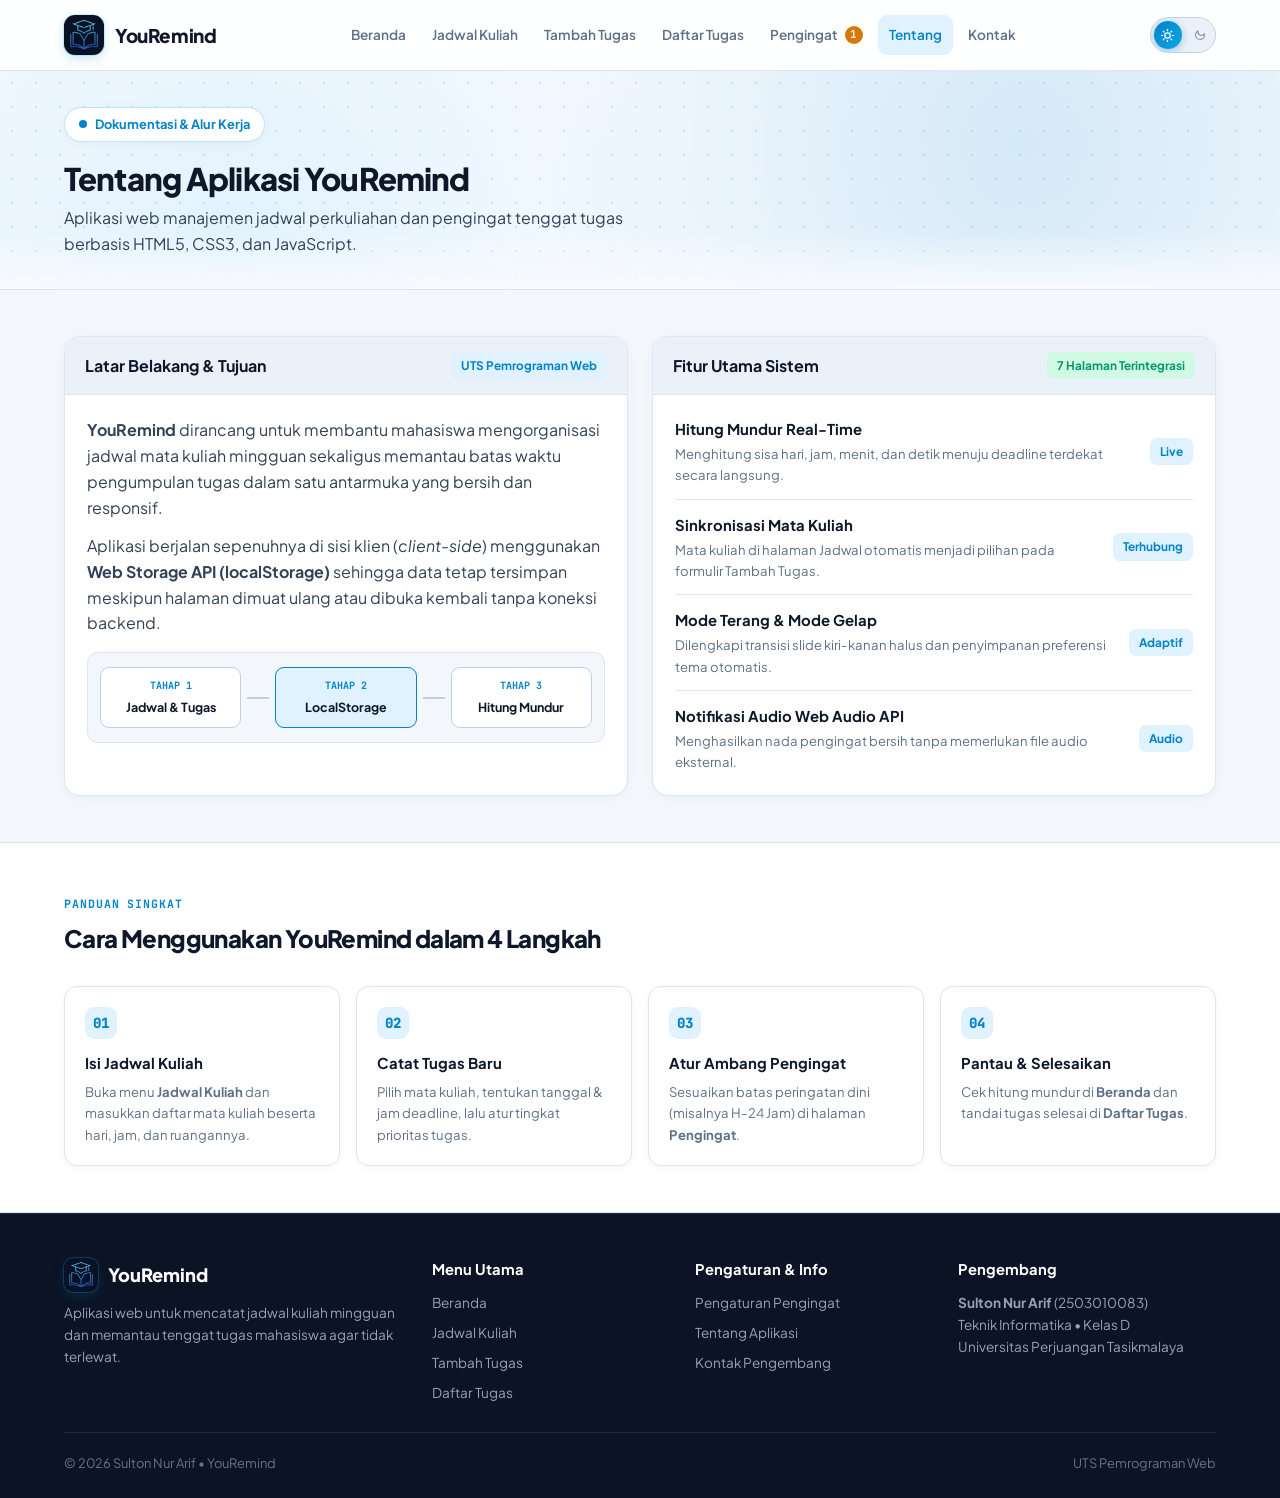
<file: tentang.html>
<!DOCTYPE html>
<html lang="id" data-theme="light">
<head>
  <meta charset="UTF-8">
  <meta name="viewport" content="width=device-width, initial-scale=1.0">
  <title>Tentang Aplikasi - YouRemind</title>
  <link rel="icon" type="image/png" href="img/logo_youremind.png">
  <link rel="preconnect" href="https://fonts.googleapis.com">
  <link rel="preconnect" href="https://fonts.gstatic.com" crossorigin>
  <link href="https://fonts.googleapis.com/css2?family=JetBrains+Mono:wght@500;600;700&family=Plus+Jakarta+Sans:wght@400;500;600;700;800&display=swap" rel="stylesheet">
  <link rel="stylesheet" href="css/sulton_style.css">
  <script>
    (function() {
      try {
        var savedTheme = localStorage.getItem('sulton_theme_v1');
        if (savedTheme === 'dark' || savedTheme === 'light') {
          document.documentElement.setAttribute('data-theme', savedTheme);
        }
      } catch (e) {}
    })();
  </script>
</head>
<body data-page="tentang.html">
  <!-- Tirai Animasi Slide Kanan-Kiri Saat Ubah Tema -->
  <div id="sulton_theme_curtain" aria-hidden="true"></div>

  <header id="sulton_header">
    <div class="sulton_container sulton_navbar">
      <a href="index.html" class="sulton_brand" aria-label="Beranda YouRemind">
        <span class="sulton_brand_badge">
          <img src="img/logo_youremind.png" alt="Logo YouRemind" class="sulton_brand_logo" onerror="if(!this.dataset.f){this.dataset.f='1';this.src='img/logo_youremind.webp';}else if(this.dataset.f==='1'){this.dataset.f='2';this.src='img/logo_youremind.jpg';}">
        </span>
        <span class="sulton_brand_wordmark">YouRemind</span>
      </a>

      <nav aria-label="Navigasi Utama">
        <ul class="sulton_menu">
          <li><a href="index.html" class="sulton_menu_link">Beranda</a></li>
          <li><a href="jadwal.html" class="sulton_menu_link">Jadwal Kuliah</a></li>
          <li><a href="tambah-tugas.html" class="sulton_menu_link">Tambah Tugas</a></li>
          <li><a href="daftar-tugas.html" class="sulton_menu_link">Daftar Tugas</a></li>
          <li>
            <a href="pengingat.html" class="sulton_menu_link">
              <span>Pengingat</span>
              <span id="sulton_nav_badge" class="sulton_nav_badge" style="display:none;">0</span>
            </a>
          </li>
          <li><a href="tentang.html" class="sulton_menu_link sulton_active">Tentang</a></li>
          <li><a href="kontak.html" class="sulton_menu_link">Kontak</a></li>
        </ul>
      </nav>

      <div class="sulton_nav_controls">
        <button type="button" id="sulton_theme_toggle" class="sulton_theme_switch" role="switch" aria-checked="false" aria-label="Ganti ke Mode Gelap" title="Ganti Tema Terang / Gelap">
          <span class="sulton_switch_icon sulton_switch_sun" aria-hidden="true">
            <svg width="13" height="13" viewBox="0 0 24 24" fill="none" stroke="currentColor" stroke-width="2.3" stroke-linecap="round" stroke-linejoin="round">
              <circle cx="12" cy="12" r="5"></circle>
              <line x1="12" y1="1" x2="12" y2="3"></line>
              <line x1="12" y1="21" x2="12" y2="23"></line>
              <line x1="4.22" y1="4.22" x2="5.64" y2="5.64"></line>
              <line x1="18.36" y1="18.36" x2="19.78" y2="19.78"></line>
              <line x1="1" y1="12" x2="3" y2="12"></line>
              <line x1="21" y1="12" x2="23" y2="12"></line>
              <line x1="4.22" y1="19.78" x2="5.64" y2="18.36"></line>
              <line x1="18.36" y1="5.64" x2="19.78" y2="4.22"></line>
            </svg>
          </span>
          <span class="sulton_switch_icon sulton_switch_moon" aria-hidden="true">
            <svg width="12" height="12" viewBox="0 0 24 24" fill="none" stroke="currentColor" stroke-width="2.3" stroke-linecap="round" stroke-linejoin="round">
              <path d="M21 12.79A9 9 0 1 1 11.21 3 7 7 0 0 0 21 12.79z"></path>
            </svg>
          </span>
          <span class="sulton_switch_thumb" aria-hidden="true"></span>
        </button>

        <button type="button" id="sulton_mobile_menu_btn" class="sulton_hamburger_btn" aria-expanded="false" aria-controls="sulton_mobile_drawer" aria-label="Buka Menu Tentang dan Kontak" title="Menu Tentang &amp; Kontak">
          <svg class="sulton_icon_hamburger" width="20" height="20" viewBox="0 0 24 24" fill="none" stroke="currentColor" stroke-width="2.3" stroke-linecap="round" stroke-linejoin="round" aria-hidden="true">
            <line x1="3" y1="6" x2="21" y2="6"></line>
            <line x1="3" y1="12" x2="21" y2="12"></line>
            <line x1="3" y1="18" x2="21" y2="18"></line>
          </svg>
          <svg class="sulton_icon_close" width="20" height="20" viewBox="0 0 24 24" fill="none" stroke="currentColor" stroke-width="2.3" stroke-linecap="round" stroke-linejoin="round" aria-hidden="true">
            <line x1="18" y1="6" x2="6" y2="18"></line>
            <line x1="6" y1="6" x2="18" y2="18"></line>
          </svg>
        </button>
      </div>
    </div>

    <div id="sulton_mobile_drawer" class="sulton_mobile_drawer" aria-label="Menu Tambahan Mobile">
      <div class="sulton_container sulton_mobile_drawer_inner">
        <a href="tentang.html" class="sulton_mobile_drawer_link sulton_active">
          <span class="sulton_mobile_drawer_icon" aria-hidden="true">
            <svg width="18" height="18" viewBox="0 0 24 24" fill="none" stroke="currentColor" stroke-width="2" stroke-linecap="round" stroke-linejoin="round">
              <circle cx="12" cy="12" r="10"></circle>
              <line x1="12" y1="16" x2="12" y2="12"></line>
              <line x1="12" y1="8" x2="12.01" y2="8"></line>
            </svg>
          </span>
          <span>
            <strong>Tentang</strong>
            <small>Dokumentasi, fitur &amp; panduan aplikasi</small>
          </span>
        </a>
        <a href="kontak.html" class="sulton_mobile_drawer_link">
          <span class="sulton_mobile_drawer_icon" aria-hidden="true">
            <svg width="18" height="18" viewBox="0 0 24 24" fill="none" stroke="currentColor" stroke-width="2" stroke-linecap="round" stroke-linejoin="round">
              <path d="M20 21v-2a4 4 0 0 0-4-4H8a4 4 0 0 0-4 4v2"></path>
              <circle cx="12" cy="7" r="4"></circle>
            </svg>
          </span>
          <span>
            <strong>Kontak</strong>
            <small>Profil pengembang &amp; pertanyaan umum</small>
          </span>
        </a>
      </div>
    </div>
  </header>

  <main id="sulton_main">
    <section class="sulton_page_header">
      <div class="sulton_container">
        <span class="sulton_hero_kicker"><span class="sulton_pulse_dot"></span> Dokumentasi &amp; Alur Kerja</span>
        <h1 class="sulton_page_title">Tentang Aplikasi YouRemind</h1>
        <p class="sulton_page_desc">Aplikasi web manajemen jadwal perkuliahan dan pengingat tenggat tugas berbasis HTML5, CSS3, dan JavaScript.</p>
      </div>
    </section>

    <section class="sulton_section">
      <div class="sulton_container sulton_grid_2">
        <div class="sulton_card">
          <div class="sulton_card_header">
            <h2 class="sulton_card_title">Latar Belakang &amp; Tujuan</h2>
            <span class="sulton_badge sulton_badge_sky">UTS Pemrograman Web</span>
          </div>
          <div class="sulton_card_body">
            <p style="margin-bottom: 12px;">
              <strong>YouRemind</strong> dirancang untuk membantu mahasiswa mengorganisasi jadwal mata kuliah mingguan sekaligus memantau batas waktu pengumpulan tugas dalam satu antarmuka yang bersih dan responsif.
            </p>
            <p style="margin-bottom: 16px;">
              Aplikasi berjalan sepenuhnya di sisi klien (<em>client-side</em>) menggunakan <strong>Web Storage API (localStorage)</strong> sehingga data tetap tersimpan meskipun halaman dimuat ulang atau dibuka kembali tanpa koneksi backend.
            </p>
            <div class="sulton_arch_diagram">
              <div class="sulton_arch_node">
                <span class="sulton_arch_node_tag">TAHAP 1</span>
                <span class="sulton_arch_node_name">Jadwal &amp; Tugas</span>
              </div>
              <div class="sulton_arch_wire"></div>
              <div class="sulton_arch_node sulton_arch_node_core">
                <span class="sulton_arch_node_tag">TAHAP 2</span>
                <span class="sulton_arch_node_name">LocalStorage</span>
              </div>
              <div class="sulton_arch_wire"></div>
              <div class="sulton_arch_node">
                <span class="sulton_arch_node_tag">TAHAP 3</span>
                <span class="sulton_arch_node_name">Hitung Mundur</span>
              </div>
            </div>
          </div>
        </div>

        <div class="sulton_card">
          <div class="sulton_card_header">
            <h2 class="sulton_card_title">Fitur Utama Sistem</h2>
            <span class="sulton_badge sulton_badge_success">7 Halaman Terintegrasi</span>
          </div>
          <div class="sulton_card_body">
            <div class="sulton_list_item">
              <div>
                <div class="sulton_list_title">Hitung Mundur Real-Time</div>
                <div class="sulton_list_meta">Menghitung sisa hari, jam, menit, dan detik menuju deadline terdekat secara langsung.</div>
              </div>
              <span class="sulton_badge sulton_badge_sky">Live</span>
            </div>
            <div class="sulton_list_item">
              <div>
                <div class="sulton_list_title">Sinkronisasi Mata Kuliah</div>
                <div class="sulton_list_meta">Mata kuliah di halaman Jadwal otomatis menjadi pilihan pada formulir Tambah Tugas.</div>
              </div>
              <span class="sulton_badge sulton_badge_sky">Terhubung</span>
            </div>
            <div class="sulton_list_item">
              <div>
                <div class="sulton_list_title">Mode Terang &amp; Mode Gelap</div>
                <div class="sulton_list_meta">Dilengkapi transisi slide kiri-kanan halus dan penyimpanan preferensi tema otomatis.</div>
              </div>
              <span class="sulton_badge sulton_badge_sky">Adaptif</span>
            </div>
            <div class="sulton_list_item">
              <div>
                <div class="sulton_list_title">Notifikasi Audio Web Audio API</div>
                <div class="sulton_list_meta">Menghasilkan nada pengingat bersih tanpa memerlukan file audio eksternal.</div>
              </div>
              <span class="sulton_badge sulton_badge_sky">Audio</span>
            </div>
          </div>
        </div>
      </div>
    </section>

    <section class="sulton_section sulton_section_alt">
      <div class="sulton_container">
        <div class="sulton_section_head_split">
          <div>
            <span class="sulton_section_eyebrow">PANDUAN SINGKAT</span>
            <h2 class="sulton_section_title">Cara Menggunakan YouRemind dalam 4 Langkah</h2>
          </div>
        </div>

        <div class="sulton_step_grid">
          <div class="sulton_step_card">
            <span class="sulton_step_num">01</span>
            <h3 class="sulton_list_title" style="margin-bottom: 6px;">Isi Jadwal Kuliah</h3>
            <p class="sulton_list_meta">Buka menu <strong>Jadwal Kuliah</strong> dan masukkan daftar mata kuliah beserta hari, jam, dan ruangannya.</p>
          </div>
          <div class="sulton_step_card">
            <span class="sulton_step_num">02</span>
            <h3 class="sulton_list_title" style="margin-bottom: 6px;">Catat Tugas Baru</h3>
            <p class="sulton_list_meta">Pilih mata kuliah, tentukan tanggal &amp; jam deadline, lalu atur tingkat prioritas tugas.</p>
          </div>
          <div class="sulton_step_card">
            <span class="sulton_step_num">03</span>
            <h3 class="sulton_list_title" style="margin-bottom: 6px;">Atur Ambang Pengingat</h3>
            <p class="sulton_list_meta">Sesuaikan batas peringatan dini (misalnya H-24 Jam) di halaman <strong>Pengingat</strong>.</p>
          </div>
          <div class="sulton_step_card">
            <span class="sulton_step_num">04</span>
            <h3 class="sulton_list_title" style="margin-bottom: 6px;">Pantau &amp; Selesaikan</h3>
            <p class="sulton_list_meta">Cek hitung mundur di <strong>Beranda</strong> dan tandai tugas selesai di <strong>Daftar Tugas</strong>.</p>
          </div>
        </div>
      </div>
    </section>
  </main>

  <footer id="sulton_footer">
    <div class="sulton_container">
      <div class="sulton_footer_grid">
        <div>
          <a href="index.html" class="sulton_footer_brand">
            <span class="sulton_brand_badge sulton_brand_badge_sm">
              <img src="img/logo_youremind.png" alt="Logo YouRemind" class="sulton_brand_logo" onerror="if(!this.dataset.f){this.dataset.f='1';this.src='img/logo_youremind.webp';}else if(this.dataset.f==='1'){this.dataset.f='2';this.src='img/logo_youremind.jpg';}">
            </span>
            <span>YouRemind</span>
          </a>
          <p class="sulton_footer_text">
            Aplikasi web untuk mencatat jadwal kuliah mingguan dan memantau tenggat tugas mahasiswa agar tidak terlewat.
          </p>
        </div>

        <div>
          <h3 class="sulton_footer_title">Menu Utama</h3>
          <ul class="sulton_footer_links">
            <li><a href="index.html">Beranda</a></li>
            <li><a href="jadwal.html">Jadwal Kuliah</a></li>
            <li><a href="tambah-tugas.html">Tambah Tugas</a></li>
            <li><a href="daftar-tugas.html">Daftar Tugas</a></li>
          </ul>
        </div>

        <div>
          <h3 class="sulton_footer_title">Pengaturan &amp; Info</h3>
          <ul class="sulton_footer_links">
            <li><a href="pengingat.html">Pengaturan Pengingat</a></li>
            <li><a href="tentang.html">Tentang Aplikasi</a></li>
            <li><a href="kontak.html">Kontak Pengembang</a></li>
          </ul>
        </div>

        <div>
          <h3 class="sulton_footer_title">Pengembang</h3>
          <p class="sulton_footer_text">
            <strong>Sulton Nur Arif</strong> (2503010083)<br>
            Teknik Informatika &bull; Kelas D<br>
            Universitas Perjuangan Tasikmalaya
          </p>
        </div>
      </div>

      <div class="sulton_footer_bottom">
        <span>&copy; 2026 Sulton Nur Arif &bull; YouRemind</span>
        <span>UTS Pemrograman Web</span>
      </div>
    </div>
  </footer>

  <nav id="sulton_bottom_nav" aria-label="Navigasi Cepat Mobile">
    <a href="index.html" class="sulton_bnav_item"><svg width="18" height="18" viewBox="0 0 24 24" fill="none" stroke="currentColor" stroke-width="2"><path d="M3 9l9-7 9 7v11a2 2 0 0 1-2 2H5a2 2 0 0 1-2-2z"/><polyline points="9 22 9 12 15 12 15 22"/></svg><span>Beranda</span></a>
    <a href="jadwal.html" class="sulton_bnav_item"><svg width="18" height="18" viewBox="0 0 24 24" fill="none" stroke="currentColor" stroke-width="2"><rect x="3" y="4" width="18" height="18" rx="2"/><line x1="16" y1="2" x2="16" y2="6"/><line x1="8" y1="2" x2="8" y2="6"/><line x1="3" y1="10" x2="21" y2="10"/></svg><span>Jadwal</span></a>
    <a href="tambah-tugas.html" class="sulton_bnav_item"><svg width="18" height="18" viewBox="0 0 24 24" fill="none" stroke="currentColor" stroke-width="2"><circle cx="12" cy="12" r="10"/><line x1="12" y1="8" x2="12" y2="16"/><line x1="8" y1="12" x2="16" y2="12"/></svg><span>Tambah</span></a>
    <a href="daftar-tugas.html" class="sulton_bnav_item"><svg width="18" height="18" viewBox="0 0 24 24" fill="none" stroke="currentColor" stroke-width="2"><polyline points="9 11 12 14 22 4"/><path d="M21 12v7a2 2 0 0 1-2 2H5a2 2 0 0 1-2-2V5a2 2 0 0 1 2-2h11"/></svg><span>Tugas</span></a>
    <a href="pengingat.html" class="sulton_bnav_item"><svg width="18" height="18" viewBox="0 0 24 24" fill="none" stroke="currentColor" stroke-width="2"><path d="M18 8A6 6 0 0 0 6 8c0 7-3 9-3 9h18s-3-2-3-9"/><path d="M13.73 21a2 2 0 0 1-3.46 0"/></svg><span>Pengingat</span></a>
  </nav>

  <div id="sulton_toast" role="status" aria-live="polite"></div>
  <script src="js/sulton_app.js"></script>
</body>
</html>
</file>
<file: css/sulton_style.css>
/* =========================================================
   SISTEM DESAIN YOUREMIND + PENINGKATAN VISUAL & THEME SLIDE
   Nama     : Sulton Nur Arif (2503010083) - Kelas D
   Prodi    : Teknik Informatika - Universitas Perjuangan Tasikmalaya
   Konvensi : Seluruh ID, Class, dan Variabel berawalan "sulton"
   ========================================================= */

:root {
  --sulton-font-sans: 'Plus Jakarta Sans', -apple-system, BlinkMacSystemFont, 'Segoe UI', Roboto, sans-serif;
  --sulton-font-mono: 'JetBrains Mono', ui-monospace, SFMono-Regular, Menlo, Consolas, monospace;

  --sulton-bg: #f3f7fc;
  --sulton-surface: #ffffff;
  --sulton-surface-alt: #eaf1f9;
  --sulton-header-bg: rgba(255, 255, 255, 0.92);
  --sulton-hero-bg: #f7faff;
  --sulton-border: #dce6f2;
  --sulton-border-strong: #bfd0e4;
  --sulton-ink: #0f172a;
  --sulton-ink-body: #334155;
  --sulton-ink-muted: #5e7088;

  --sulton-sky: #0284c7;
  --sulton-sky-hover: #0369a1;
  --sulton-sky-soft: #e0f2fe;
  --sulton-sky-tint: #ffffff;
  --sulton-kicker-border: #bae6fd;

  --sulton-success: #059669;
  --sulton-success-soft: #d1fae5;
  --sulton-warning: #d97706;
  --sulton-warning-soft: #fef3c7;
  --sulton-danger: #dc2626;
  --sulton-danger-soft: #fee2e2;

  --sulton-countdown-bg: linear-gradient(135deg, #082f49 0%, #0369a1 52%, #0284c7 100%);
  --sulton-countdown-label: #bae6fd;
  --sulton-countdown-inner: rgba(8, 20, 38, 0.42);
  --sulton-countdown-border: rgba(255, 255, 255, 0.22);
  --sulton-countdown-accent: #ffffff;

  /* Pola titik akademik & pendaran cahaya biru lembut (Light Mode) */
  --sulton-dot-color: rgba(2, 132, 199, 0.17);
  --sulton-glow-primary: rgba(2, 132, 199, 0.14);
  --sulton-glow-secondary: rgba(14, 165, 233, 0.09);

  --sulton-footer-bg: #0b1324;
  --sulton-footer-border: #1e293b;
  --sulton-radius: 12px;
  --sulton-radius-lg: 16px;
  --sulton-shadow-sm: 0 2px 8px rgba(15, 23, 42, 0.04);
  --sulton-shadow-md: 0 18px 38px -6px rgba(15, 23, 42, 0.09), 0 6px 16px -3px rgba(2, 132, 199, 0.08);
  --sulton-shadow-lift: 0 10px 24px -4px rgba(15, 23, 42, 0.08);
}

/* ==================== TEMA DARK MODE ==================== */
[data-theme="dark"] {
  --sulton-bg: #080d18;
  --sulton-surface: #0f172a;
  --sulton-surface-alt: #162238;
  --sulton-header-bg: rgba(15, 23, 42, 0.92);
  --sulton-hero-bg: #0b1221;
  --sulton-border: #1e293b;
  --sulton-border-strong: #334155;
  --sulton-ink: #f8fafc;
  --sulton-ink-body: #cbd5e1;
  --sulton-ink-muted: #94a3b8;

  --sulton-sky: #38bdf8;
  --sulton-sky-hover: #7dd3fc;
  --sulton-sky-soft: rgba(56, 189, 248, 0.15);
  --sulton-sky-tint: rgba(56, 189, 248, 0.09);
  --sulton-kicker-border: rgba(56, 189, 248, 0.3);

  --sulton-success: #34d399;
  --sulton-success-soft: rgba(16, 185, 129, 0.16);
  --sulton-warning: #fbbf24;
  --sulton-warning-soft: rgba(245, 158, 11, 0.16);
  --sulton-danger: #f87171;
  --sulton-danger-soft: rgba(239, 68, 68, 0.16);

  --sulton-countdown-bg: linear-gradient(145deg, #070c16 0%, #0c1b33 100%);
  --sulton-countdown-label: #7dd3fc;
  --sulton-countdown-inner: rgba(2, 6, 23, 0.65);
  --sulton-countdown-border: rgba(56, 189, 248, 0.24);
  --sulton-countdown-accent: #38bdf8;

  /* Pola titik akademik & pendaran cahaya biru lembut (Dark Mode) */
  --sulton-dot-color: rgba(56, 189, 248, 0.14);
  --sulton-glow-primary: rgba(56, 189, 248, 0.16);
  --sulton-glow-secondary: rgba(2, 132, 199, 0.12);

  --sulton-footer-bg: #050912;
  --sulton-footer-border: #1e293b;
  --sulton-shadow-sm: 0 2px 6px rgba(0, 0, 0, 0.38);
  --sulton-shadow-md: 0 20px 42px rgba(0, 0, 0, 0.52);
  --sulton-shadow-lift: 0 12px 26px rgba(0, 0, 0, 0.44);
}

*, *::before, *::after {
  box-sizing: border-box;
  margin: 0;
  padding: 0;
}

html {
  scroll-behavior: smooth;
}

body {
  font-family: var(--sulton-font-sans);
  background-color: var(--sulton-bg);
  color: var(--sulton-ink-body);
  line-height: 1.62;
  min-height: 100vh;
  display: flex;
  flex-direction: column;
  -webkit-font-smoothing: antialiased;
  overflow-x: hidden;
  transition: background-color 0.32s ease, color 0.32s ease;
}

a {
  text-decoration: none;
  color: inherit;
}

img {
  max-width: 100%;
  display: block;
}

.sulton_container {
  width: 100%;
  max-width: 1200px;
  margin: 0 auto;
  padding: 0 24px;
}

/* ==================== ANIMASI & EFEK SLIDE TEMA ==================== */
@keyframes sultonHeroEnter {
  from { opacity: 0; transform: translateY(14px); }
  to { opacity: 1; transform: translateY(0); }
}

@keyframes sultonPulseDot {
  0%, 100% { opacity: 1; transform: scale(1); }
  50% { opacity: 0.45; transform: scale(0.84); }
}

@keyframes sultonFloatSlow {
  0%, 100% { transform: translateY(0px); }
  50% { transform: translateY(-5px); }
}

/* Efek Tirai Slide Kiri -> Kanan (Terang ke Gelap) */
@keyframes sultonCurtainToDark {
  0% {
    transform: translateX(-102%);
    opacity: 0.96;
  }
  46% {
    transform: translateX(0%);
    opacity: 1;
  }
  56% {
    transform: translateX(0%);
    opacity: 1;
  }
  100% {
    transform: translateX(102%);
    opacity: 0.92;
  }
}

/* Efek Tirai Slide Kanan -> Kiri (Gelap ke Terang) */
@keyframes sultonCurtainToLight {
  0% {
    transform: translateX(102%);
    opacity: 0.96;
  }
  46% {
    transform: translateX(0%);
    opacity: 1;
  }
  56% {
    transform: translateX(0%);
    opacity: 1;
  }
  100% {
    transform: translateX(-102%);
    opacity: 0.92;
  }
}

/* Efek Geser Halus Konten Utama Saat Tema Berubah */
@keyframes sultonContentGlideRight {
  0% { transform: translateX(0); }
  45% { transform: translateX(14px); opacity: 0.85; }
  100% { transform: translateX(0); opacity: 1; }
}

@keyframes sultonContentGlideLeft {
  0% { transform: translateX(0); }
  45% { transform: translateX(-14px); opacity: 0.85; }
  100% { transform: translateX(0); opacity: 1; }
}

#sulton_theme_curtain {
  position: fixed;
  inset: 0;
  z-index: 9999;
  pointer-events: none;
  transform: translateX(-105%);
  will-change: transform;
}

#sulton_theme_curtain.sulton_slide_to_dark {
  background: linear-gradient(90deg, #050912 0%, #0b1221 82%, #0284c7 100%);
  border-right: 3px solid #38bdf8;
  box-shadow: 12px 0 36px rgba(2, 132, 199, 0.35);
  animation: sultonCurtainToDark 0.52s cubic-bezier(0.65, 0, 0.35, 1) forwards;
}

#sulton_theme_curtain.sulton_slide_to_light {
  background: linear-gradient(270deg, #f3f7fc 0%, #e0f2fe 82%, #0ea5e9 100%);
  border-left: 3px solid #0284c7;
  box-shadow: -12px 0 36px rgba(2, 132, 199, 0.25);
  animation: sultonCurtainToLight 0.52s cubic-bezier(0.65, 0, 0.35, 1) forwards;
}

main.sulton_glide_right {
  animation: sultonContentGlideRight 0.48s cubic-bezier(0.22, 1, 0.36, 1);
}

main.sulton_glide_left {
  animation: sultonContentGlideLeft 0.48s cubic-bezier(0.22, 1, 0.36, 1);
}

.sulton_enter_anim {
  animation: sultonHeroEnter 0.55s cubic-bezier(0.16, 1, 0.3, 1) both;
}

.sulton_float_svg {
  animation: sultonFloatSlow 4.5s ease-in-out infinite;
}

/* ==================== HEADER & LOGO YOUREMIND ==================== */
#sulton_header {
  background-color: var(--sulton-header-bg);
  backdrop-filter: blur(14px);
  -webkit-backdrop-filter: blur(14px);
  border-bottom: 1px solid var(--sulton-border);
  position: sticky;
  top: 0;
  z-index: 1000;
  transition: background-color 0.28s ease, border-color 0.28s ease;
}

.sulton_navbar {
  display: flex;
  align-items: center;
  justify-content: space-between;
  min-height: 70px;
  gap: 12px;
}

.sulton_brand {
  display: inline-flex;
  align-items: center;
  gap: 11px;
  flex-shrink: 0;
}

.sulton_brand_badge {
  position: relative;
  width: 40px;
  height: 40px;
  border-radius: 11px;
  background-color: #081224;
  display: inline-flex;
  align-items: center;
  justify-content: center;
  overflow: hidden;
  box-shadow: 0 4px 12px rgba(2, 132, 199, 0.2), 0 0 0 1px rgba(56, 189, 248, 0.2);
  flex-shrink: 0;
  transition: transform 0.22s cubic-bezier(0.22, 1, 0.36, 1), box-shadow 0.22s ease;
}

.sulton_brand_badge_sm {
  width: 34px;
  height: 34px;
  border-radius: 9px;
}

.sulton_brand:hover .sulton_brand_badge,
.sulton_footer_brand:hover .sulton_brand_badge {
  transform: translateY(-1px) scale(1.04);
  box-shadow: 0 6px 18px rgba(2, 132, 199, 0.32), 0 0 0 1px rgba(56, 189, 248, 0.42);
}

.sulton_brand_logo {
  width: 100%;
  height: 100%;
  object-fit: cover;
  transform: scale(1.09);
  display: block;
}

.sulton_brand_wordmark {
  font-size: 1.18rem;
  font-weight: 800;
  letter-spacing: -0.02em;
  color: var(--sulton-ink);
}

.sulton_menu {
  list-style: none;
  display: flex;
  align-items: center;
  gap: 4px;
}

.sulton_menu_link {
  display: inline-flex;
  align-items: center;
  gap: 7px;
  min-height: 40px;
  padding: 0 11px;
  border-radius: 9px;
  font-size: 0.85rem;
  font-weight: 600;
  white-space: nowrap;
  color: var(--sulton-ink-muted);
  transition: color 0.18s ease, background-color 0.18s ease;
}

.sulton_menu_link:hover {
  color: var(--sulton-ink);
  background-color: var(--sulton-surface-alt);
}

.sulton_menu_link.sulton_active {
  color: var(--sulton-sky);
  background-color: var(--sulton-sky-soft);
}

.sulton_nav_badge {
  display: inline-flex;
  align-items: center;
  justify-content: center;
  min-width: 18px;
  height: 18px;
  padding: 0 5px;
  border-radius: 999px;
  background-color: var(--sulton-warning);
  color: #ffffff;
  font-family: var(--sulton-font-mono);
  font-size: 0.68rem;
  font-weight: 700;
}

.sulton_nav_controls {
  display: flex;
  align-items: center;
  gap: 10px;
}

/* Switch Light / Dark Mode dengan Animasi Slide Kiri-Kanan */
.sulton_theme_switch {
  position: relative;
  display: inline-flex;
  align-items: center;
  justify-content: space-between;
  width: 66px;
  height: 36px;
  padding: 0 8px;
  background-color: var(--sulton-surface-alt);
  border: 1px solid var(--sulton-border-strong);
  border-radius: 999px;
  cursor: pointer;
  overflow: hidden;
  transition: background-color 0.28s ease, border-color 0.28s ease, transform 0.15s ease;
}

.sulton_theme_switch:hover {
  border-color: var(--sulton-sky);
}

.sulton_theme_switch:active {
  transform: scale(0.95);
}

.sulton_switch_icon {
  position: relative;
  z-index: 2;
  display: inline-flex;
  align-items: center;
  justify-content: center;
  width: 18px;
  height: 18px;
  transition: transform 0.34s cubic-bezier(0.34, 1.56, 0.64, 1), color 0.25s ease, opacity 0.25s ease;
}

.sulton_switch_sun {
  color: #ffffff;
  transform: translateX(0) rotate(0deg);
}

.sulton_switch_moon {
  color: var(--sulton-ink-muted);
  opacity: 0.72;
  transform: translateX(2px) rotate(-20deg);
}

.sulton_switch_thumb {
  position: absolute;
  top: 3px;
  left: 3px;
  width: 28px;
  height: 28px;
  border-radius: 50%;
  background: linear-gradient(135deg, #0284c7 0%, #0ea5e9 100%);
  box-shadow: 0 2px 8px rgba(2, 132, 199, 0.4);
  z-index: 1;
  transition: transform 0.36s cubic-bezier(0.34, 1.56, 0.64, 1), background 0.28s ease;
}

[data-theme="dark"] .sulton_switch_thumb {
  transform: translateX(30px);
  background: linear-gradient(135deg, #0284c7 0%, #38bdf8 100%);
}

[data-theme="dark"] .sulton_switch_sun {
  color: var(--sulton-ink-muted);
  opacity: 0.65;
  transform: translateX(-2px) rotate(45deg);
}

[data-theme="dark"] .sulton_switch_moon {
  color: #081224;
  opacity: 1;
  transform: translateX(0) rotate(0deg);
}

/* ==================== HERO & PAGE HEADER DENGAN BACKGROUND AKADEMIK HALUS ==================== */
#sulton_hero,
.sulton_page_header {
  position: relative;
  overflow: hidden;
  background-color: var(--sulton-hero-bg);
  background-image:
    radial-gradient(circle at 80% 34%, var(--sulton-glow-primary) 0%, transparent 48%),
    radial-gradient(circle at 18% 82%, var(--sulton-glow-secondary) 0%, transparent 45%),
    radial-gradient(var(--sulton-dot-color) 1.25px, transparent 1.25px);
  background-size: 100% 100%, 100% 100%, 24px 24px;
  border-bottom: 1px solid var(--sulton-border);
}

#sulton_hero::after,
.sulton_page_header::after {
  content: "";
  position: absolute;
  inset: 0;
  background: linear-gradient(180deg, transparent 74%, var(--sulton-hero-bg) 100%);
  pointer-events: none;
}

#sulton_hero {
  padding: 52px 0;
}

.sulton_page_header {
  padding: 36px 0 32px;
}

.sulton_page_header > .sulton_container {
  position: relative;
  z-index: 1;
}

.sulton_hero_grid {
  position: relative;
  z-index: 1;
  display: grid;
  grid-template-columns: 1.06fr 0.94fr;
  gap: 44px;
  align-items: center;
}

.sulton_hero_kicker {
  display: inline-flex;
  align-items: center;
  gap: 8px;
  background-color: var(--sulton-sky-tint);
  border: 1px solid var(--sulton-kicker-border);
  color: var(--sulton-sky);
  padding: 6px 14px;
  border-radius: 999px;
  font-size: 0.8rem;
  font-weight: 700;
  margin-bottom: 18px;
  box-shadow: var(--sulton-shadow-sm);
}

.sulton_pulse_dot {
  width: 8px;
  height: 8px;
  border-radius: 50%;
  background-color: var(--sulton-sky);
  display: inline-block;
  animation: sultonPulseDot 2.4s infinite ease-in-out;
}

.sulton_hero_title {
  font-size: 2.52rem;
  line-height: 1.14;
  letter-spacing: -0.032em;
  color: var(--sulton-ink);
  font-weight: 800;
  margin-bottom: 16px;
}

.sulton_page_title {
  font-size: 1.95rem;
  line-height: 1.2;
  letter-spacing: -0.028em;
  color: var(--sulton-ink);
  font-weight: 800;
  margin-bottom: 8px;
}

.sulton_hero_desc,
.sulton_page_desc {
  font-size: 1rem;
  color: var(--sulton-ink-body);
  max-width: 560px;
}

.sulton_hero_desc {
  margin-bottom: 26px;
}

.sulton_hero_actions {
  display: flex;
  flex-wrap: wrap;
  gap: 12px;
  margin-bottom: 24px;
}

/* Kartu Ilustrasi Akademik Mini di Hero Kiri */
.sulton_hero_visual_strip {
  display: flex;
  align-items: center;
  gap: 14px;
  padding: 13px 16px;
  background-color: var(--sulton-surface);
  border: 1px solid var(--sulton-border-strong);
  border-radius: 12px;
  box-shadow: var(--sulton-shadow-sm);
  max-width: 530px;
}

.sulton_hero_visual_caption {
  font-size: 0.82rem;
  color: var(--sulton-ink-muted);
  line-height: 1.48;
}

.sulton_hero_visual_caption strong {
  color: var(--sulton-ink);
  display: block;
  font-size: 0.87rem;
  margin-bottom: 2px;
}

/* ==================== TOMBOL ==================== */
.sulton_btn {
  display: inline-flex;
  align-items: center;
  justify-content: center;
  gap: 8px;
  min-height: 44px;
  padding: 10px 20px;
  border-radius: 10px;
  font-family: inherit;
  font-size: 0.9rem;
  font-weight: 700;
  border: 1px solid transparent;
  cursor: pointer;
  transition: transform 0.16s ease, background-color 0.16s ease, border-color 0.16s ease, box-shadow 0.16s ease;
}

.sulton_btn:hover { transform: translateY(-2px); }
.sulton_btn:active { transform: translateY(1px); }

.sulton_btn_primary {
  background: linear-gradient(135deg, #0284c7 0%, #0ea5e9 100%);
  color: #ffffff;
  box-shadow: 0 4px 14px rgba(2, 132, 199, 0.32);
}

.sulton_btn_secondary {
  background-color: var(--sulton-surface);
  color: var(--sulton-ink);
  border-color: var(--sulton-border-strong);
  box-shadow: var(--sulton-shadow-sm);
}

.sulton_btn_secondary:hover {
  background-color: var(--sulton-surface-alt);
  border-color: var(--sulton-sky);
}

.sulton_btn_success {
  background-color: #059669;
  color: #ffffff;
}

.sulton_btn_danger {
  background-color: var(--sulton-danger-soft);
  color: var(--sulton-danger);
  border-color: transparent;
}

.sulton_btn_danger:hover {
  background-color: var(--sulton-danger);
  color: #ffffff;
}

.sulton_btn_sm { min-height: 38px; padding: 6px 14px; font-size: 0.82rem; }
.sulton_btn_xs { min-height: 32px; padding: 4px 10px; font-size: 0.77rem; }

/* ==================== PANEL PANTAUAN TENGGAT (.sulton_app_frame) ==================== */
.sulton_app_frame {
  background-color: var(--sulton-surface);
  border: 1px solid var(--sulton-border-strong);
  border-radius: var(--sulton-radius-lg);
  box-shadow: var(--sulton-shadow-md);
  overflow: hidden;
}

.sulton_app_frame_bar {
  background-color: var(--sulton-surface-alt);
  border-bottom: 1px solid var(--sulton-border);
  padding: 13px 18px;
  display: flex;
  align-items: center;
  justify-content: space-between;
  gap: 10px;
}

.sulton_app_frame_label {
  font-size: 0.82rem;
  font-weight: 700;
  color: var(--sulton-ink);
}

.sulton_app_frame_body {
  padding: 22px;
}

.sulton_countdown_box {
  position: relative;
  overflow: hidden;
  background: var(--sulton-countdown-bg);
  color: #f8fafc;
  border: 1px solid var(--sulton-countdown-border);
  border-radius: var(--sulton-radius);
  padding: 18px;
  margin-bottom: 16px;
}

.sulton_countdown_box::before {
  content: "";
  position: absolute;
  right: -28px;
  top: -28px;
  width: 110px;
  height: 110px;
  border-radius: 50%;
  border: 16px solid rgba(255, 255, 255, 0.07);
  pointer-events: none;
}

.sulton_countdown_top {
  display: flex;
  align-items: center;
  justify-content: space-between;
  gap: 8px;
  margin-bottom: 6px;
}

.sulton_countdown_label {
  font-family: var(--sulton-font-mono);
  font-size: 0.71rem;
  font-weight: 700;
  text-transform: uppercase;
  letter-spacing: 0.07em;
  color: var(--sulton-countdown-label);
}

.sulton_live_chip {
  font-family: var(--sulton-font-mono);
  font-size: 0.66rem;
  font-weight: 700;
  padding: 2px 8px;
  border-radius: 999px;
  background-color: rgba(255, 255, 255, 0.16);
  color: #ffffff;
}

.sulton_countdown_task {
  font-size: 1.02rem;
  font-weight: 700;
  color: #ffffff;
  margin-bottom: 13px;
}

.sulton_countdown_time {
  background-color: var(--sulton-countdown-inner);
  border: 1px solid var(--sulton-countdown-border);
  padding: 12px;
  border-radius: 9px;
  font-family: var(--sulton-font-mono);
  font-size: 0.98rem;
  font-weight: 700;
  color: var(--sulton-countdown-accent);
  text-align: center;
}

.sulton_frame_subhead {
  display: flex;
  align-items: center;
  justify-content: space-between;
  font-size: 0.8rem;
  font-weight: 700;
  color: var(--sulton-ink-muted);
  margin-bottom: 10px;
}

.sulton_frame_mini_list {
  display: flex;
  flex-direction: column;
  gap: 9px;
}

.sulton_frame_mini_row {
  display: flex;
  align-items: center;
  justify-content: space-between;
  gap: 10px;
  padding: 10px 13px;
  background-color: var(--sulton-bg);
  border: 1px solid var(--sulton-border);
  border-radius: 9px;
  font-size: 0.84rem;
}

.sulton_frame_mini_title {
  font-weight: 700;
  color: var(--sulton-ink);
  display: block;
}

.sulton_frame_mini_sub {
  font-size: 0.77rem;
  color: var(--sulton-ink-muted);
}

/* ==================== SECTION, GRID & EMPTY STATE ILUSTRASI ==================== */
.sulton_section {
  padding: 46px 0;
  border-bottom: 1px solid var(--sulton-border);
}

.sulton_section_alt {
  background-color: var(--sulton-surface);
}

.sulton_section_head_split {
  display: flex;
  align-items: flex-end;
  justify-content: space-between;
  gap: 16px;
  flex-wrap: wrap;
  margin-bottom: 24px;
}

.sulton_section_eyebrow {
  display: inline-block;
  font-family: var(--sulton-font-mono);
  font-size: 0.72rem;
  font-weight: 700;
  letter-spacing: 0.08em;
  color: var(--sulton-sky);
  text-transform: uppercase;
  margin-bottom: 6px;
}

.sulton_section_title {
  font-size: 1.5rem;
  font-weight: 800;
  letter-spacing: -0.025em;
  color: var(--sulton-ink);
  margin-bottom: 4px;
}

.sulton_section_sub {
  font-size: 0.93rem;
  color: var(--sulton-ink-muted);
}

.sulton_today_grid {
  display: grid;
  grid-template-columns: repeat(3, 1fr);
  gap: 16px;
  margin-bottom: 26px;
}

.sulton_today_item {
  background-color: var(--sulton-surface);
  border: 1px solid var(--sulton-border);
  border-left: 4px solid var(--sulton-sky);
  border-radius: 12px;
  padding: 16px 18px;
  box-shadow: var(--sulton-shadow-sm);
}

.sulton_today_time {
  font-family: var(--sulton-font-mono);
  font-size: 0.79rem;
  font-weight: 700;
  color: var(--sulton-sky);
  margin-bottom: 6px;
}

.sulton_today_matkul {
  font-size: 1rem;
  font-weight: 700;
  color: var(--sulton-ink);
  margin-bottom: 4px;
}

.sulton_today_ruang {
  font-size: 0.82rem;
  color: var(--sulton-ink-muted);
}

/* Kotak Ilustrasi Empty State */
.sulton_empty_illustrated {
  display: flex;
  flex-direction: column;
  align-items: center;
  justify-content: center;
  text-align: center;
  background-color: var(--sulton-surface);
  border: 1px dashed var(--sulton-border-strong);
  border-radius: 14px;
  padding: 34px 20px;
  margin-bottom: 24px;
}

.sulton_empty_illustrated h3 {
  font-size: 1.05rem;
  font-weight: 700;
  color: var(--sulton-ink);
  margin: 12px 0 6px;
}

.sulton_empty_illustrated p {
  font-size: 0.88rem;
  color: var(--sulton-ink-muted);
  max-width: 440px;
  margin-bottom: 16px;
}

/* ==================== STATISTIK & PROGRESS BAR ==================== */
.sulton_stats_grid {
  display: grid;
  grid-template-columns: repeat(4, 1fr);
  gap: 18px;
}

.sulton_stat_card {
  background-color: var(--sulton-surface);
  border: 1px solid var(--sulton-border);
  border-radius: var(--sulton-radius);
  padding: 20px 22px;
  box-shadow: var(--sulton-shadow-sm);
}

.sulton_stat_top {
  display: flex;
  align-items: center;
  justify-content: space-between;
  margin-bottom: 10px;
}

.sulton_stat_title {
  font-size: 0.84rem;
  color: var(--sulton-ink-muted);
  font-weight: 600;
}

.sulton_stat_icon {
  width: 30px;
  height: 30px;
  border-radius: 8px;
  background-color: var(--sulton-surface-alt);
  color: var(--sulton-ink-muted);
  display: inline-flex;
  align-items: center;
  justify-content: center;
  font-family: var(--sulton-font-mono);
  font-size: 0.78rem;
  font-weight: 700;
}

.sulton_stat_icon_sky { background-color: var(--sulton-sky-soft); color: var(--sulton-sky); }
.sulton_stat_icon_warn { background-color: var(--sulton-warning-soft); color: var(--sulton-warning); }
.sulton_stat_icon_ok { background-color: var(--sulton-success-soft); color: var(--sulton-success); }

.sulton_stat_value {
  font-family: var(--sulton-font-mono);
  font-size: 2rem;
  font-weight: 800;
  color: var(--sulton-ink);
  line-height: 1.15;
}

.sulton_stat_value_sky { color: var(--sulton-sky); }
.sulton_stat_value_warning { color: var(--sulton-warning); }
.sulton_stat_value_success { color: var(--sulton-success); }

.sulton_stat_sub {
  font-size: 0.8rem;
  color: var(--sulton-ink-muted);
  margin-top: 6px;
}

.sulton_progress_card {
  margin-top: 20px;
  background-color: var(--sulton-surface);
  border: 1px solid var(--sulton-border);
  border-radius: var(--sulton-radius);
  padding: 18px 22px;
  box-shadow: var(--sulton-shadow-sm);
}

.sulton_progress_head {
  display: flex;
  align-items: center;
  justify-content: space-between;
  gap: 12px;
  margin-bottom: 12px;
  flex-wrap: wrap;
}

.sulton_progress_title {
  font-size: 0.96rem;
  font-weight: 700;
  color: var(--sulton-ink);
}

.sulton_progress_pct {
  font-family: var(--sulton-font-mono);
  font-size: 0.84rem;
  font-weight: 700;
  color: var(--sulton-sky);
  background-color: var(--sulton-sky-soft);
  padding: 4px 10px;
  border-radius: 7px;
}

.sulton_progress_track {
  width: 100%;
  height: 11px;
  background-color: var(--sulton-surface-alt);
  border-radius: 999px;
  overflow: hidden;
  border: 1px solid var(--sulton-border);
}

.sulton_progress_fill {
  height: 100%;
  width: 0%;
  background: linear-gradient(90deg, #0284c7 0%, #0ea5e9 55%, #10b981 100%);
  border-radius: 999px;
  transition: width 0.45s cubic-bezier(0.22, 1, 0.36, 1);
}

/* ==================== KARTU, LIST & LAYOUT 2 KOLOM ==================== */
.sulton_grid_2 {
  display: grid;
  grid-template-columns: 1fr 1fr;
  gap: 24px;
}

.sulton_grid_sidebar {
  display: grid;
  grid-template-columns: 380px 1fr;
  gap: 24px;
  align-items: start;
}

.sulton_card {
  background-color: var(--sulton-surface);
  border: 1px solid var(--sulton-border);
  border-radius: var(--sulton-radius-lg);
  box-shadow: var(--sulton-shadow-sm);
  overflow: hidden;
}

.sulton_card_header {
  padding: 15px 20px;
  border-bottom: 1px solid var(--sulton-border);
  display: flex;
  align-items: center;
  justify-content: space-between;
  gap: 10px;
  background-color: var(--sulton-surface-alt);
}

.sulton_card_title {
  font-size: 1rem;
  font-weight: 700;
  color: var(--sulton-ink);
}

.sulton_card_body {
  padding: 22px;
}

.sulton_list_item {
  display: flex;
  align-items: center;
  justify-content: space-between;
  gap: 12px;
  padding: 13px 0;
  border-bottom: 1px solid var(--sulton-border);
}

.sulton_list_item:last-child { border-bottom: none; padding-bottom: 0; }
.sulton_list_item:first-child { padding-top: 0; }

.sulton_list_title { font-weight: 700; color: var(--sulton-ink); font-size: 0.93rem; }
.sulton_list_meta { font-size: 0.82rem; color: var(--sulton-ink-muted); margin-top: 2px; }

/* ==================== FORMULIR & INPUT ==================== */
.sulton_form_group {
  margin-bottom: 16px;
}

.sulton_form_row_2 {
  display: grid;
  grid-template-columns: 1fr 1fr;
  gap: 14px;
}

.sulton_label {
  display: block;
  font-size: 0.85rem;
  font-weight: 700;
  color: var(--sulton-ink);
  margin-bottom: 6px;
}

.sulton_input,
.sulton_select,
.sulton_textarea {
  width: 100%;
  min-height: 42px;
  padding: 9px 13px;
  border-radius: 10px;
  border: 1px solid var(--sulton-border-strong);
  background-color: var(--sulton-bg);
  color: var(--sulton-ink);
  font-family: inherit;
  font-size: 0.9rem;
  transition: border-color 0.18s ease, box-shadow 0.18s ease, background-color 0.18s ease;
}

.sulton_textarea {
  min-height: 92px;
  resize: vertical;
}

.sulton_input:focus,
.sulton_select:focus,
.sulton_textarea:focus {
  outline: none;
  border-color: var(--sulton-sky);
  background-color: var(--sulton-surface);
  box-shadow: 0 0 0 3px var(--sulton-sky-soft);
}

.sulton_chip_row {
  display: flex;
  flex-wrap: wrap;
  gap: 7px;
  margin-top: 8px;
}

.sulton_chip_btn {
  padding: 4px 10px;
  border-radius: 999px;
  border: 1px solid var(--sulton-border-strong);
  background-color: var(--sulton-surface-alt);
  color: var(--sulton-ink-body);
  font-family: inherit;
  font-size: 0.76rem;
  font-weight: 600;
  cursor: pointer;
  transition: all 0.15s ease;
}

.sulton_chip_btn:hover {
  border-color: var(--sulton-sky);
  color: var(--sulton-sky);
  background-color: var(--sulton-sky-soft);
}

/* ==================== SEGMENTED TOGGLE, TAB & FILTER ==================== */
.sulton_segmented {
  display: inline-flex;
  background-color: var(--sulton-surface-alt);
  border: 1px solid var(--sulton-border-strong);
  border-radius: 10px;
  padding: 4px;
  gap: 4px;
  flex-wrap: wrap;
}

.sulton_seg_btn {
  min-height: 34px;
  padding: 5px 13px;
  border: none;
  border-radius: 7px;
  background: transparent;
  color: var(--sulton-ink-muted);
  font-family: inherit;
  font-size: 0.8rem;
  font-weight: 700;
  cursor: pointer;
  transition: background-color 0.16s ease, color 0.16s ease;
}

.sulton_seg_btn.sulton_seg_active {
  background-color: var(--sulton-surface);
  color: var(--sulton-sky);
  box-shadow: var(--sulton-shadow-sm);
}

.sulton_toolbar {
  display: flex;
  align-items: center;
  justify-content: space-between;
  gap: 14px;
  flex-wrap: wrap;
  margin-bottom: 20px;
}

.sulton_filter_bar {
  display: grid;
  grid-template-columns: 1.5fr 1fr 1fr 1fr;
  gap: 12px;
  margin-bottom: 20px;
}

/* ==================== KARTU TUGAS & JADWAL ==================== */
.sulton_task_grid {
  display: grid;
  grid-template-columns: repeat(2, 1fr);
  gap: 16px;
}

.sulton_task_card {
  background-color: var(--sulton-surface);
  border: 1px solid var(--sulton-border);
  border-left: 4px solid var(--sulton-sky);
  border-radius: 13px;
  padding: 18px 20px;
  box-shadow: var(--sulton-shadow-sm);
  display: flex;
  flex-direction: column;
  justify-content: space-between;
  gap: 14px;
  transition: transform 0.18s ease, box-shadow 0.18s ease;
}

.sulton_task_card:hover {
  transform: translateY(-2px);
  box-shadow: var(--sulton-shadow-lift);
}

.sulton_task_card.sulton_prio_tinggi { border-left-color: var(--sulton-danger); }
.sulton_task_card.sulton_prio_sedang { border-left-color: var(--sulton-warning); }
.sulton_task_card.sulton_prio_rendah { border-left-color: var(--sulton-sky); }
.sulton_task_card.sulton_task_done {
  opacity: 0.74;
  border-left-color: var(--sulton-success);
}

.sulton_task_done .sulton_task_title {
  text-decoration: line-through;
  color: var(--sulton-ink-muted);
}

.sulton_task_top {
  display: flex;
  align-items: flex-start;
  justify-content: space-between;
  gap: 10px;
}

.sulton_task_course {
  font-family: var(--sulton-font-mono);
  font-size: 0.74rem;
  font-weight: 700;
  color: var(--sulton-sky);
  margin-bottom: 4px;
}

.sulton_task_title {
  font-size: 1.03rem;
  font-weight: 700;
  color: var(--sulton-ink);
  line-height: 1.35;
}

.sulton_task_note {
  font-size: 0.84rem;
  color: var(--sulton-ink-muted);
  margin-top: 6px;
}

.sulton_task_meta {
  display: flex;
  align-items: center;
  justify-content: space-between;
  flex-wrap: wrap;
  gap: 8px;
  padding-top: 12px;
  border-top: 1px solid var(--sulton-border);
  font-size: 0.8rem;
}

.sulton_task_actions {
  display: flex;
  align-items: center;
  gap: 8px;
  flex-wrap: wrap;
}

/* ==================== TABEL RESPONSIF ==================== */
.sulton_table_wrap {
  width: 100%;
  overflow-x: auto;
  background-color: var(--sulton-surface);
  border: 1px solid var(--sulton-border);
  border-radius: 13px;
  box-shadow: var(--sulton-shadow-sm);
}

.sulton_table {
  width: 100%;
  border-collapse: collapse;
  font-size: 0.88rem;
}

.sulton_table th,
.sulton_table td {
  padding: 13px 16px;
  text-align: left;
  border-bottom: 1px solid var(--sulton-border);
}

.sulton_table th {
  background-color: var(--sulton-surface-alt);
  color: var(--sulton-ink);
  font-weight: 700;
  font-size: 0.8rem;
  text-transform: uppercase;
  letter-spacing: 0.04em;
}

.sulton_table tr:last-child td {
  border-bottom: none;
}

/* ==================== PROFIL PENGEMBANG, ILUSTRASI & DIAGRAM ==================== */
.sulton_profile_banner {
  display: flex;
  align-items: center;
  gap: 18px;
  background: var(--sulton-countdown-bg);
  border: 1px solid var(--sulton-countdown-border);
  border-radius: 14px;
  padding: 20px;
  margin-bottom: 18px;
  color: #ffffff;
}

.sulton_avatar_frame {
  width: 72px;
  height: 72px;
  border-radius: 16px;
  background-color: #081224;
  display: flex;
  align-items: center;
  justify-content: center;
  flex-shrink: 0;
  overflow: hidden;
  box-shadow: 0 8px 20px rgba(0, 0, 0, 0.28), 0 0 0 1.5px rgba(125, 211, 252, 0.32);
}

.sulton_avatar_frame img {
  width: 100%;
  height: 100%;
  object-fit: cover;
  transform: scale(1.09);
  display: block;
}

.sulton_avatar_caption {
  font-family: var(--sulton-font-mono);
  font-size: 0.69rem;
  color: #bae6fd;
  letter-spacing: 0.06em;
  text-transform: uppercase;
  margin-bottom: 3px;
}

.sulton_avatar_name {
  font-size: 1.12rem;
  font-weight: 800;
  line-height: 1.25;
  margin-bottom: 4px;
}

.sulton_avatar_sub {
  font-size: 0.82rem;
  color: #e0f2fe;
}

.sulton_illust_showcase_box {
  display: flex;
  align-items: center;
  gap: 16px;
  background-color: var(--sulton-bg);
  border: 1px solid var(--sulton-border);
  border-radius: 12px;
  padding: 16px;
  margin-bottom: 18px;
}

.sulton_arch_diagram {
  display: grid;
  grid-template-columns: 1fr 22px 1fr 22px 1fr;
  align-items: center;
  gap: 6px;
  background-color: var(--sulton-bg);
  border: 1px solid var(--sulton-border);
  border-radius: 11px;
  padding: 14px 12px;
}

.sulton_arch_node {
  background-color: var(--sulton-surface);
  border: 1px solid var(--sulton-border-strong);
  border-radius: 9px;
  padding: 10px 6px;
  text-align: center;
}

.sulton_arch_node_core {
  border-color: var(--sulton-sky);
  background-color: var(--sulton-sky-soft);
}

.sulton_arch_node_tag {
  display: block;
  font-family: var(--sulton-font-mono);
  font-size: 0.63rem;
  font-weight: 700;
  color: var(--sulton-sky);
}

.sulton_arch_node_name {
  display: block;
  font-size: 0.78rem;
  font-weight: 700;
  color: var(--sulton-ink);
  margin-top: 2px;
}

.sulton_arch_wire {
  height: 2px;
  background-color: var(--sulton-border-strong);
}

.sulton_step_grid {
  display: grid;
  grid-template-columns: repeat(4, 1fr);
  gap: 16px;
}

.sulton_step_card {
  background-color: var(--sulton-surface);
  border: 1px solid var(--sulton-border);
  border-radius: 13px;
  padding: 20px;
  box-shadow: var(--sulton-shadow-sm);
}

.sulton_step_num {
  width: 32px;
  height: 32px;
  border-radius: 9px;
  background-color: var(--sulton-sky-soft);
  color: var(--sulton-sky);
  font-family: var(--sulton-font-mono);
  font-weight: 800;
  font-size: 0.88rem;
  display: inline-flex;
  align-items: center;
  justify-content: center;
  margin-bottom: 12px;
}

/* ==================== PERTANYAAN UMUM CARD (KONTAK.HTML) ==================== */
.sulton_faq_card_item {
  padding: 16px 0;
  border-bottom: 1px solid var(--sulton-border);
}

.sulton_faq_card_item:first-child {
  padding-top: 0;
}

.sulton_faq_card_item:last-child {
  padding-bottom: 0;
  border-bottom: none;
}

.sulton_faq_card_q {
  font-size: 0.96rem;
  font-weight: 700;
  color: var(--sulton-ink);
  margin-bottom: 6px;
  line-height: 1.4;
}

.sulton_faq_card_a {
  font-size: 0.87rem;
  color: var(--sulton-ink-body);
  line-height: 1.62;
}

.sulton_faq_card_a strong {
  color: var(--sulton-ink);
  font-weight: 700;
}

.sulton_inline_link {
  color: var(--sulton-sky);
  font-weight: 700;
  transition: color 0.16s ease;
}

.sulton_inline_link:hover {
  color: var(--sulton-sky-hover);
  text-decoration: underline;
}

.sulton_faq_list {
  display: flex;
  flex-direction: column;
  gap: 12px;
}

.sulton_faq_item {
  background-color: var(--sulton-surface);
  border: 1px solid var(--sulton-border);
  border-radius: 12px;
  padding: 16px 18px;
}

.sulton_faq_item summary {
  font-weight: 700;
  color: var(--sulton-ink);
  cursor: pointer;
  list-style: none;
  display: flex;
  align-items: center;
  justify-content: space-between;
  gap: 12px;
}

.sulton_faq_item summary::-webkit-details-marker {
  display: none;
}

.sulton_faq_item summary::after {
  content: "+";
  font-family: var(--sulton-font-mono);
  font-size: 1.15rem;
  color: var(--sulton-sky);
}

.sulton_faq_item[open] summary::after {
  content: "−";
}

.sulton_faq_item p {
  margin-top: 10px;
  font-size: 0.89rem;
  color: var(--sulton-ink-body);
  padding-top: 10px;
  border-top: 1px solid var(--sulton-border);
}

/* ==================== BADGE ==================== */
.sulton_badge {
  display: inline-block;
  padding: 4px 10px;
  border-radius: 7px;
  font-size: 0.74rem;
  font-weight: 700;
  white-space: nowrap;
}

.sulton_badge_sky { background-color: var(--sulton-sky-soft); color: var(--sulton-sky); }
.sulton_badge_warning { background-color: var(--sulton-warning-soft); color: var(--sulton-warning); }
.sulton_badge_danger { background-color: var(--sulton-danger-soft); color: var(--sulton-danger); }
.sulton_badge_success { background-color: var(--sulton-success-soft); color: var(--sulton-success); }

/* ==================== MODAL EDIT ==================== */
.sulton_modal_backdrop {
  position: fixed;
  inset: 0;
  background-color: rgba(8, 13, 24, 0.65);
  backdrop-filter: blur(4px);
  z-index: 2500;
  display: none;
  align-items: center;
  justify-content: center;
  padding: 20px;
}

.sulton_modal_backdrop.sulton_modal_open {
  display: flex;
}

.sulton_modal_box {
  width: 100%;
  max-width: 520px;
  background-color: var(--sulton-surface);
  border: 1px solid var(--sulton-border-strong);
  border-radius: var(--sulton-radius-lg);
  box-shadow: var(--sulton-shadow-md);
  overflow: hidden;
  animation: sultonHeroEnter 0.25s ease;
}

/* ==================== TOAST, FOOTER & MOBILE BOTTOM NAV ==================== */
#sulton_toast {
  position: fixed;
  bottom: 24px;
  right: 24px;
  background-color: #0f172a;
  color: #f8fafc;
  padding: 13px 18px;
  border-radius: 11px;
  box-shadow: 0 14px 32px rgba(0, 0, 0, 0.35);
  font-size: 0.88rem;
  font-weight: 600;
  z-index: 3000;
  opacity: 0;
  transform: translateY(16px);
  pointer-events: none;
  transition: opacity 0.25s ease, transform 0.25s ease;
  border: 1px solid #334155;
  border-left: 4px solid #38bdf8;
}

#sulton_toast.sulton_toast_show {
  opacity: 1;
  transform: translateY(0);
}

#sulton_footer {
  background-color: var(--sulton-footer-bg);
  color: #cbd5e1;
  padding: 44px 0 24px;
  margin-top: auto;
  border-top: 1px solid var(--sulton-footer-border);
}

.sulton_footer_grid {
  display: grid;
  grid-template-columns: 1.45fr 1fr 1fr 1.1fr;
  gap: 28px;
  padding-bottom: 28px;
  border-bottom: 1px solid var(--sulton-footer-border);
}

.sulton_footer_brand {
  display: inline-flex;
  align-items: center;
  gap: 10px;
  color: #ffffff;
  font-size: 1.14rem;
  font-weight: 800;
  margin-bottom: 10px;
}

.sulton_footer_title {
  color: #ffffff;
  font-size: 0.92rem;
  font-weight: 700;
  margin-bottom: 10px;
}

.sulton_footer_text {
  font-size: 0.85rem;
  color: #94a3b8;
  line-height: 1.62;
}

.sulton_footer_links {
  list-style: none;
  display: flex;
  flex-direction: column;
  gap: 8px;
  font-size: 0.85rem;
  color: #94a3b8;
}

.sulton_footer_links a:hover {
  color: #38bdf8;
}

.sulton_footer_bottom {
  padding-top: 20px;
  display: flex;
  align-items: center;
  justify-content: space-between;
  flex-wrap: wrap;
  gap: 12px;
  font-size: 0.81rem;
  color: #64748b;
}

#sulton_bottom_nav {
  display: none;
}

/* ==================== MOBILE HAMBURGER & DRAWER (TENTANG & KONTAK) ==================== */
.sulton_hamburger_btn,
.sulton_mobile_drawer {
  display: none;
}

@keyframes sultonDrawerDrop {
  from {
    opacity: 0;
    transform: translateY(-6px);
  }
  to {
    opacity: 1;
    transform: translateY(0);
  }
}

/* ==================== RESPONSIVE ==================== */
@media (max-width: 1024px) {
  .sulton_menu { display: none; }

  .sulton_hamburger_btn {
    display: inline-flex;
    align-items: center;
    justify-content: center;
    width: 40px;
    height: 36px;
    border-radius: 10px;
    background-color: var(--sulton-surface-alt);
    border: 1px solid var(--sulton-border-strong);
    color: var(--sulton-ink);
    cursor: pointer;
    flex-shrink: 0;
    transition: background-color 0.18s ease, border-color 0.18s ease, color 0.18s ease, transform 0.14s ease;
  }

  .sulton_hamburger_btn:hover {
    border-color: var(--sulton-sky);
    color: var(--sulton-sky);
  }

  .sulton_hamburger_btn:active {
    transform: scale(0.95);
  }

  .sulton_hamburger_btn .sulton_icon_close {
    display: none;
  }

  .sulton_hamburger_btn[aria-expanded="true"] {
    background-color: var(--sulton-sky-soft);
    border-color: var(--sulton-sky);
    color: var(--sulton-sky);
  }

  .sulton_hamburger_btn[aria-expanded="true"] .sulton_icon_hamburger {
    display: none;
  }

  .sulton_hamburger_btn[aria-expanded="true"] .sulton_icon_close {
    display: block;
  }

  .sulton_mobile_drawer.sulton_drawer_open {
    display: block;
    background-color: var(--sulton-surface);
    border-top: 1px solid var(--sulton-border);
    border-bottom: 1px solid var(--sulton-border-strong);
    box-shadow: var(--sulton-shadow-md);
    animation: sultonDrawerDrop 0.2s cubic-bezier(0.16, 1, 0.3, 1);
  }

  .sulton_mobile_drawer_inner {
    padding-top: 12px;
    padding-bottom: 14px;
    display: flex;
    flex-direction: column;
    gap: 8px;
  }

  .sulton_mobile_drawer_link {
    display: flex;
    align-items: center;
    gap: 12px;
    min-height: 50px;
    padding: 10px 14px;
    border-radius: 11px;
    background-color: var(--sulton-bg);
    border: 1px solid var(--sulton-border);
    color: var(--sulton-ink);
    transition: background-color 0.18s ease, border-color 0.18s ease, color 0.18s ease;
  }

  .sulton_mobile_drawer_link:hover {
    border-color: var(--sulton-sky);
  }

  .sulton_mobile_drawer_link.sulton_active {
    background-color: var(--sulton-sky-soft);
    border-color: var(--sulton-kicker-border);
    color: var(--sulton-sky);
  }

  .sulton_mobile_drawer_icon {
    width: 34px;
    height: 34px;
    border-radius: 9px;
    background-color: var(--sulton-surface);
    border: 1px solid var(--sulton-border);
    color: var(--sulton-sky);
    display: inline-flex;
    align-items: center;
    justify-content: center;
    flex-shrink: 0;
  }

  .sulton_mobile_drawer_link strong {
    display: block;
    font-size: 0.9rem;
    font-weight: 700;
    line-height: 1.25;
  }

  .sulton_mobile_drawer_link small {
    display: block;
    font-size: 0.76rem;
    color: var(--sulton-ink-muted);
    margin-top: 1px;
  }

  .sulton_hero_grid,
  .sulton_grid_2,
  .sulton_grid_sidebar { grid-template-columns: 1fr; }
  .sulton_today_grid,
  .sulton_step_grid { grid-template-columns: repeat(2, 1fr); }
  .sulton_stats_grid,
  .sulton_footer_grid { grid-template-columns: repeat(2, 1fr); }
  .sulton_filter_bar { grid-template-columns: 1fr 1fr; }

  body {
    padding-bottom: 74px;
  }

  #sulton_bottom_nav {
    display: grid;
    grid-template-columns: repeat(5, 1fr);
    position: fixed;
    bottom: 0;
    left: 0;
    right: 0;
    height: 66px;
    background-color: var(--sulton-header-bg);
    backdrop-filter: blur(14px);
    -webkit-backdrop-filter: blur(14px);
    border-top: 1px solid var(--sulton-border);
    z-index: 1200;
  }

  .sulton_bnav_item {
    display: flex;
    flex-direction: column;
    align-items: center;
    justify-content: center;
    gap: 3px;
    font-size: 0.69rem;
    font-weight: 700;
    color: var(--sulton-ink-muted);
  }

  .sulton_bnav_item.sulton_active {
    color: var(--sulton-sky);
  }

  #sulton_toast {
    bottom: 82px;
    right: 16px;
    left: 16px;
  }
}

@media (max-width: 640px) {
  .sulton_hero_title { font-size: 1.9rem; }
  .sulton_page_title { font-size: 1.58rem; }
  .sulton_today_grid,
  .sulton_stats_grid,
  .sulton_task_grid,
  .sulton_step_grid,
  .sulton_footer_grid,
  .sulton_filter_bar,
  .sulton_form_row_2 { grid-template-columns: 1fr; }
  .sulton_arch_diagram { grid-template-columns: 1fr; }
  .sulton_arch_wire { width: 2px; height: 16px; margin: 0 auto; }
  .sulton_profile_banner { flex-direction: column; text-align: center; }
}

@media (prefers-reduced-motion: reduce) {
  *, *::before, *::after {
    animation-duration: 0.01ms !important;
    animation-iteration-count: 1 !important;
    transition-duration: 0.01ms !important;
  }
}
</file>
